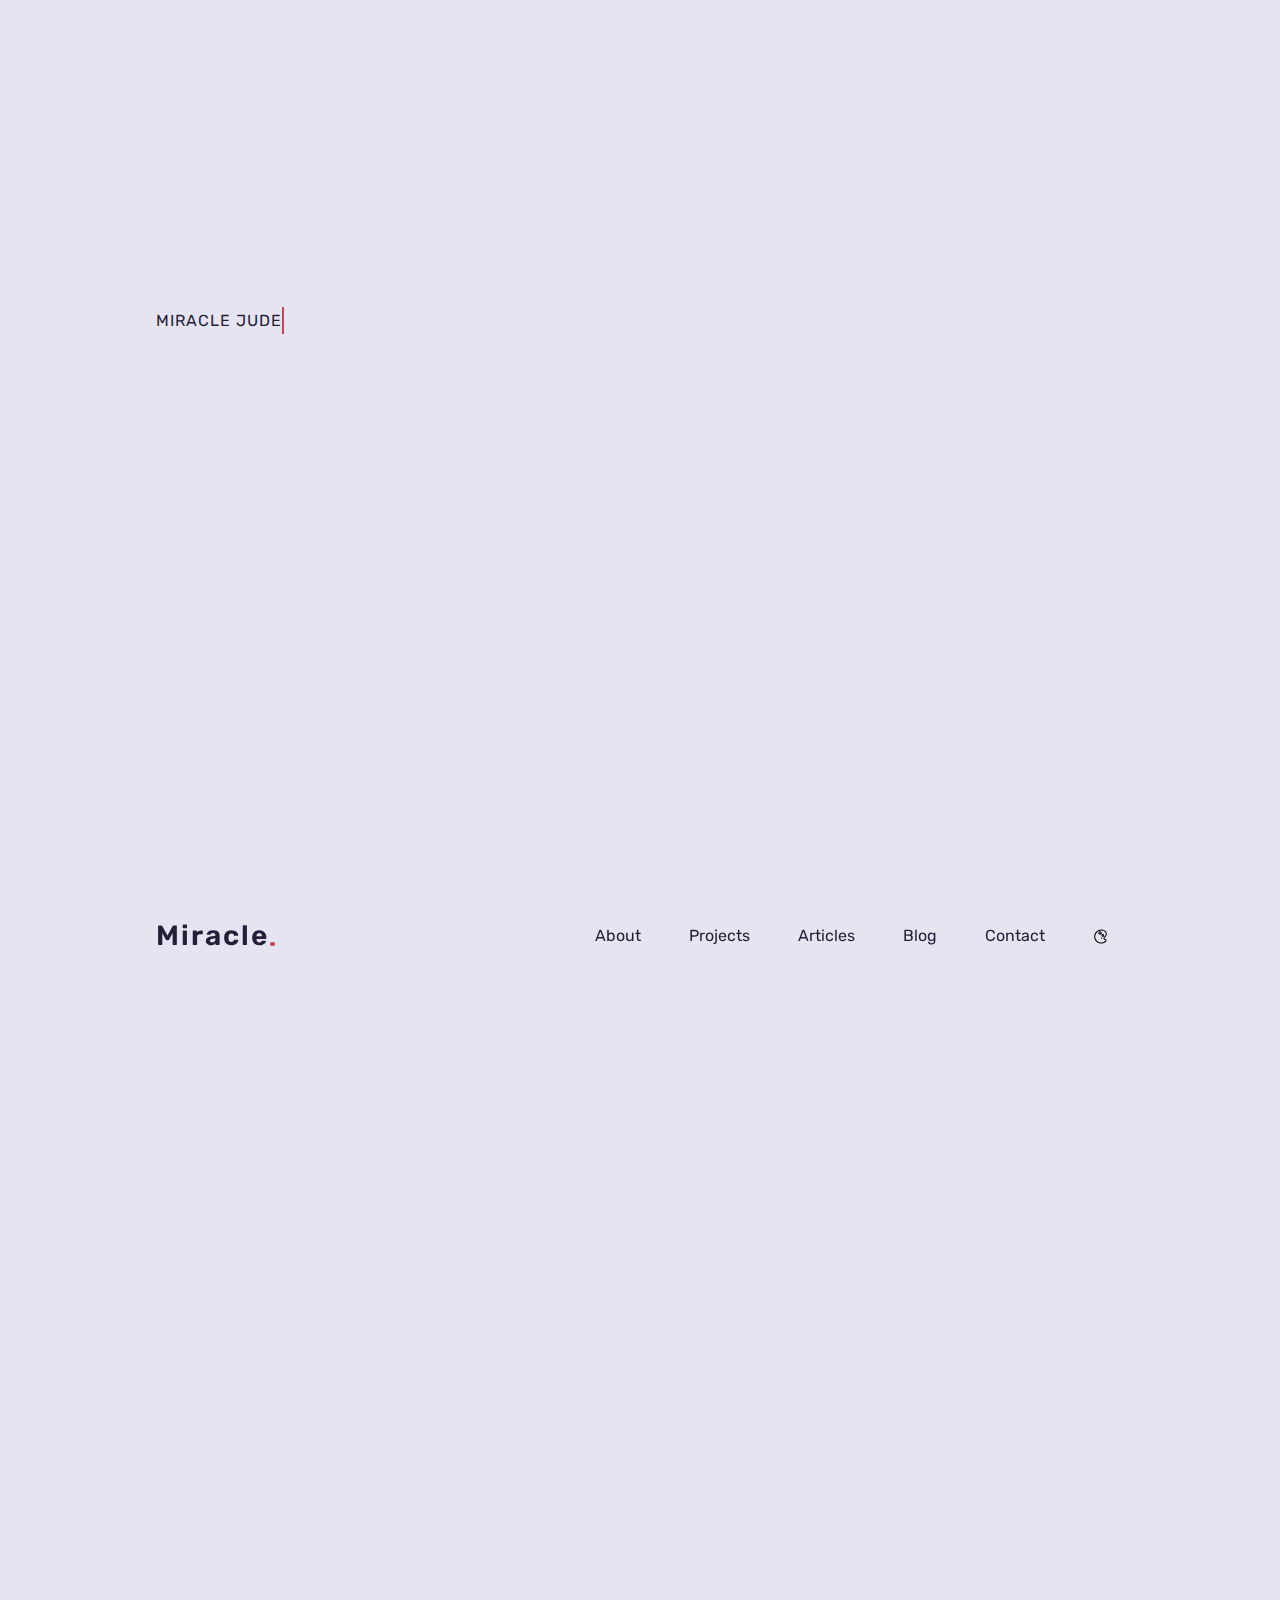
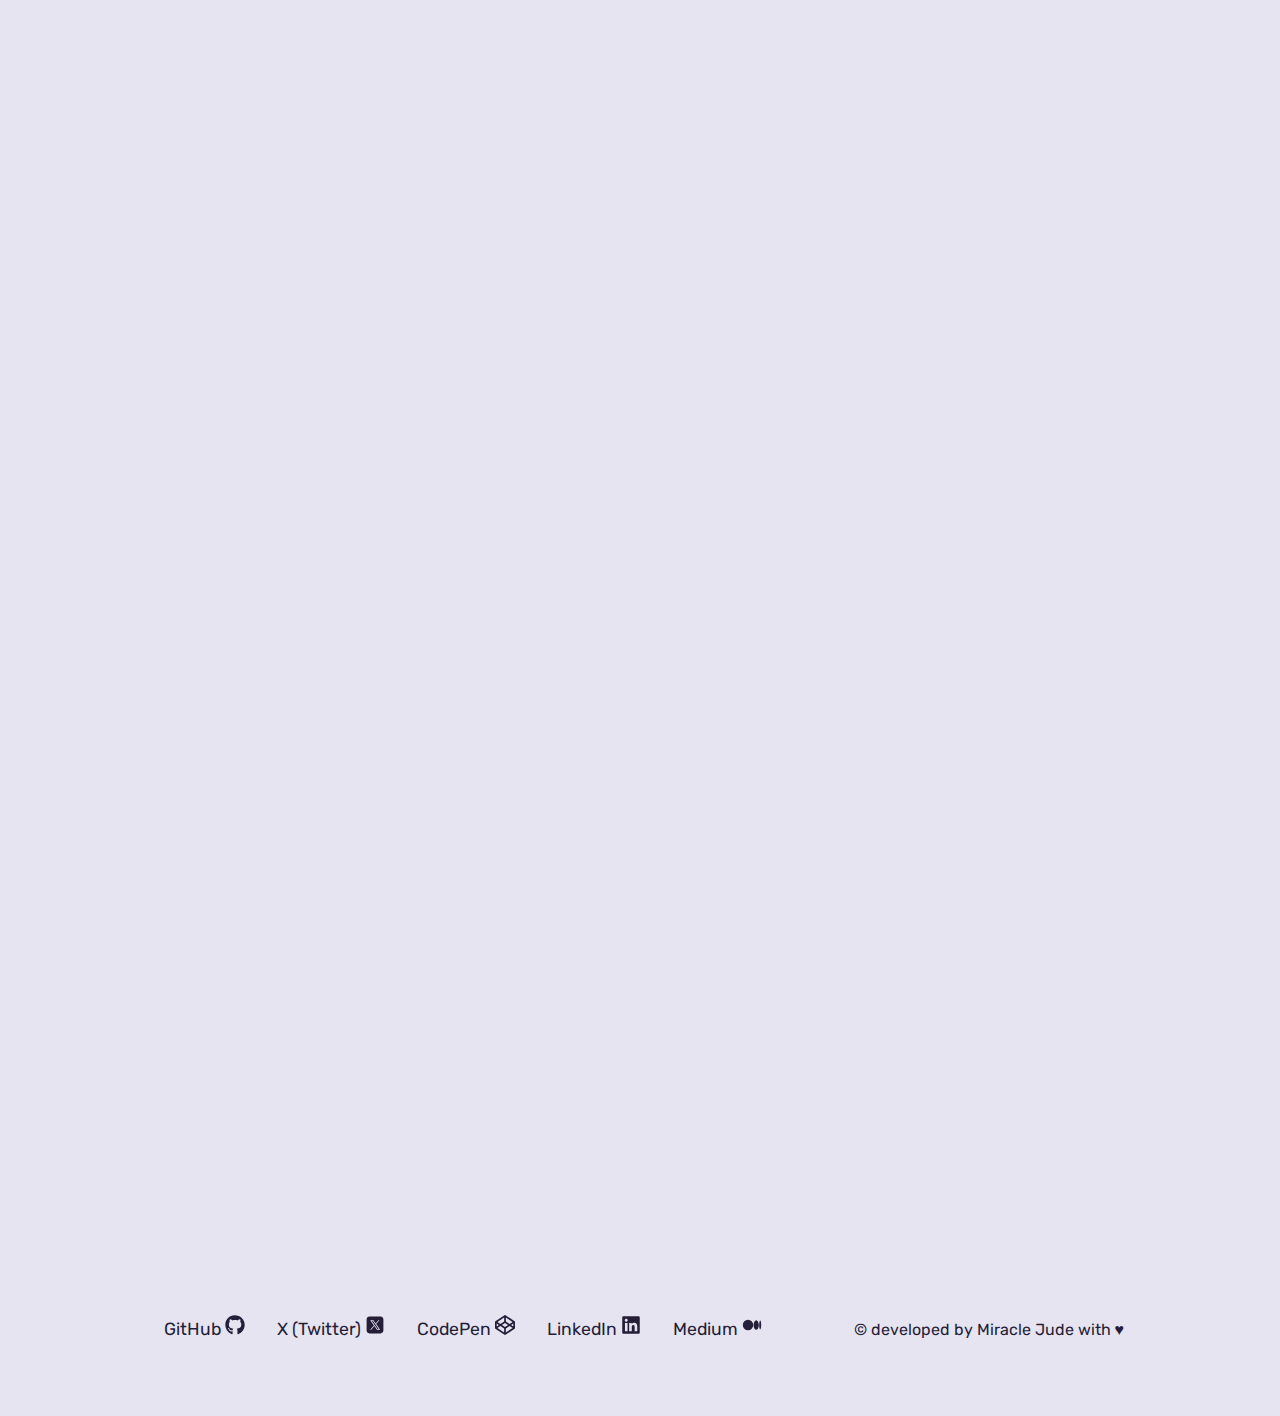
<file: index.html>
<!doctype html>
<html lang="en">

<head>
    <meta charset="UTF-8" />
    <meta http-equiv="X-UA-Compatible" content="IE=edge" />
    <meta name="viewport" content="width=device-width, initial-scale=1.0" />
    <meta name="apple-mobile-web-app-status-bar-style" content="black-translucent" />
    <meta name="description"
        content="Miracle Jude is a lead Frontend Engineer in Nigeria specializing in React, Next.js, TypeScript, and Web3 development. Building accessible, high-performance web applications and writing developer-focused content." />
    <meta name="author" content="Miracle Jude" />
    <meta name="keywords"
        content="Front End Engineer in Nigeria, Web Developer Nigeria, React Developer, Next.js, TypeScript, Technical Writer, Web3 Developer, Blockchain, Smart Contracts, Solidity, Port Harcourt Developer, Nigeria, Miracle Jude" />
    <meta property="og:title" content="Miracle Jude - Frontend Engineer in Nigeria & Technical Writer" />
    <meta property="og:description"
        content="Miracle Jude is a lead Frontend Engineer in Nigeria specializing in React, Next.js, Node.js, Rust, and Solidity. Technical writer helping developers learn." />
    <meta property="og:type" content="website" />
    <meta property="og:url" content="https://judemiracle.com" />
    <meta name="twitter:card" content="summary_large_image" />
    <meta name="twitter:creator" content="@miraclejudeiv_" />
    <meta name="twitter:title" content="Miracle Jude - Frontend Engineer in Nigeria & Technical Writer" />
    <meta name="twitter:description"
        content="Miracle Jude is a lead Frontend Engineer in Nigeria specializing in React, Next.js, and TypeScript." />
    <link rel="canonical" href="https://judemiracle.com/" />

    <link rel="apple-touch-icon" sizes="180x180" href="/static/assets/icons/apple-touch-icon.png" />
    <link rel="icon" type="image/png" sizes="32x32" href="/static/assets/icons/favicon-32x32.png" />
    <link rel="icon" type="image/png" sizes="16x16" href="/static/assets/icons/favicon-16x16.png" />
    <link rel="icon" type="image/png" sizes="192x192" href="/static/assets/icons/android-chrome-192x192.png" />
    <link rel="icon" type="image/png" sizes="512x512" href="/static/assets/icons/android-chrome-512x512.png" />
    <!-- <link rel="manifest" href="/static/assets/icons/site.webmanifest"> -->

    <link rel="stylesheet" href="/static/css/index.css" />
    <link rel="stylesheet" href="/static/css/main.css" />
    <link rel="stylesheet" href="/static/css/animation.css" />

    <script async src="https://www.googletagmanager.com/gtag/js?id=G-F2R2VXW8ST"></script>
    <script>
        window.dataLayer = window.dataLayer || [];
        function gtag() {
            dataLayer.push(arguments);
        }
        gtag("js", new Date());

        gtag("config", "G-F2R2VXW8ST");
    </script>

    <!-- FONTS -->
    <!-- <link rel="preconnect" href="https://fonts.google.com" /> -->
    <style>
        /* open-sans-300 - vietnamese_latin-ext_latin_greek-ext_greek_cyrillic-ext_cyrillic */
        @font-face {
            font-family: "Open Sans";
            font-style: normal;
            font-weight: 300;
            font-display: swap;
            src: url("../fonts/open-sans/open-sans-v25-vietnamese_latin-ext_latin_greek-ext_greek_cyrillic-ext_cyrillic-300.woff2") format("woff2");
            /* Super Modern Browsers */
            src:
                local(""),
                url("../fonts/open-sans/open-sans-v25-vietnamese_latin-ext_latin_greek-ext_greek_cyrillic-ext_cyrillic-300.eot?#iefix") format("embedded-opentype"),
                /* IE6-IE8 */
                url("../fonts/open-sans/open-sans-v25-vietnamese_latin-ext_latin_greek-ext_greek_cyrillic-ext_cyrillic-300.eot"),
                /* IE9 Compat Modes */
                url("../fonts/open-sans/open-sans-v25-vietnamese_latin-ext_latin_greek-ext_greek_cyrillic-ext_cyrillic-300.woff") format("woff"),
                /* Modern Browsers */
                url("../fonts/open-sans/open-sans-v25-vietnamese_latin-ext_latin_greek-ext_greek_cyrillic-ext_cyrillic-300.ttf") format("truetype");
            /* Safari, Android, iOS */
        }

        /* open-sans-regular - vietnamese_latin-ext_latin_greek-ext_greek_cyrillic-ext_cyrillic */
        @font-face {
            font-family: "Open Sans";
            font-style: normal;
            font-weight: 400;
            font-display: swap;
            src: url("../fonts/open-sans/open-sans-v25-vietnamese_latin-ext_latin_greek-ext_greek_cyrillic-ext_cyrillic-regular.woff2") format("woff2");
            /* Super Modern Browsers */
            src:
                local(""),
                url("../fonts/open-sans/open-sans-v25-vietnamese_latin-ext_latin_greek-ext_greek_cyrillic-ext_cyrillic-regular.eot?#iefix") format("embedded-opentype"),
                /* IE6-IE8 */
                url("../fonts/open-sans/open-sans-v25-vietnamese_latin-ext_latin_greek-ext_greek_cyrillic-ext_cyrillic-regular.eot"),
                /* IE9 Compat Modes */
                url("../fonts/open-sans/open-sans-v25-vietnamese_latin-ext_latin_greek-ext_greek_cyrillic-ext_cyrillic-regular.woff") format("woff"),
                /* Modern Browsers */
                url("../fonts/open-sans/open-sans-v25-vietnamese_latin-ext_latin_greek-ext_greek_cyrillic-ext_cyrillic-regular.ttf") format("truetype");
            /* Safari, Android, iOS */
        }

        /* open-sans-600 - vietnamese_latin-ext_latin_greek-ext_greek_cyrillic-ext_cyrillic */
        @font-face {
            font-family: "Open Sans";
            font-style: normal;
            font-weight: 600;
            font-display: swap;
            src: url("../fonts/open-sans/open-sans-v25-vietnamese_latin-ext_latin_greek-ext_greek_cyrillic-ext_cyrillic-600.woff2") format("woff2");
            /* Super Modern Browsers */
            src:
                local(""),
                url("../fonts/open-sans/open-sans-v25-vietnamese_latin-ext_latin_greek-ext_greek_cyrillic-ext_cyrillic-600.eot?#iefix") format("embedded-opentype"),
                /* IE6-IE8 */
                url("../fonts/open-sans/open-sans-v25-vietnamese_latin-ext_latin_greek-ext_greek_cyrillic-ext_cyrillic-600.eot"),
                /* IE9 Compat Modes */
                url("../fonts/open-sans/open-sans-v25-vietnamese_latin-ext_latin_greek-ext_greek_cyrillic-ext_cyrillic-600.woff") format("woff"),
                /* Modern Browsers */
                url("../fonts/open-sans/open-sans-v25-vietnamese_latin-ext_latin_greek-ext_greek_cyrillic-ext_cyrillic-600.ttf") format("truetype");
            /* Safari, Android, iOS */
        }

        /* MONTSERRAT */

        /* montserrat-500 - vietnamese_latin-ext_latin_cyrillic-ext_cyrillic */
        @font-face {
            font-family: "Montserrat";
            font-style: normal;
            font-weight: 500;
            font-display: swap;
            src: url("../fonts/montserrat/montserrat-v18-vietnamese_latin-ext_latin_cyrillic-ext_cyrillic-500.woff2") format("woff2");
            /* Super Modern Browsers */
            src:
                local(""),
                url("../fonts/montserrat/montserrat-v18-vietnamese_latin-ext_latin_cyrillic-ext_cyrillic-500.eot?#iefix") format("embedded-opentype"),
                /* IE6-IE8 */
                url("../fonts/montserrat/montserrat-v18-vietnamese_latin-ext_latin_cyrillic-ext_cyrillic-500.eot"),
                /* IE9 Compat Modes */
                url("../fonts/montserrat/montserrat-v18-vietnamese_latin-ext_latin_cyrillic-ext_cyrillic-500.woff") format("woff"),
                /* Modern Browsers */
                url("../fonts/montserrat/montserrat-v18-vietnamese_latin-ext_latin_cyrillic-ext_cyrillic-500.ttf") format("truetype");
            /* Safari, Android, iOS */
        }

        /* montserrat-600 - vietnamese_latin-ext_latin_cyrillic-ext_cyrillic */
        @font-face {
            font-family: "Montserrat";
            font-style: normal;
            font-weight: 600;
            font-display: swap;
            src: url("../fonts/montserrat/montserrat-v18-vietnamese_latin-ext_latin_cyrillic-ext_cyrillic-600.woff2") format("woff2");
            /* Super Modern Browsers */
            src:
                local(""),
                url("../fonts/montserrat/montserrat-v18-vietnamese_latin-ext_latin_cyrillic-ext_cyrillic-600.eot?#iefix") format("embedded-opentype"),
                /* IE6-IE8 */
                url("../fonts/montserrat/montserrat-v18-vietnamese_latin-ext_latin_cyrillic-ext_cyrillic-600.eot"),
                /* IE9 Compat Modes */
                url("../fonts/montserrat/montserrat-v18-vietnamese_latin-ext_latin_cyrillic-ext_cyrillic-600.woff") format("woff"),
                /* Modern Browsers */
                url("../fonts/montserrat/montserrat-v18-vietnamese_latin-ext_latin_cyrillic-ext_cyrillic-600.ttf") format("truetype");
            /* Safari, Android, iOS */
        }

        /* montserrat-700 - vietnamese_latin-ext_latin_cyrillic-ext_cyrillic */
        @font-face {
            font-family: "Montserrat";
            font-style: normal;
            font-weight: 700;
            font-display: swap;
            src: url("../fonts/montserrat/montserrat-v18-vietnamese_latin-ext_latin_cyrillic-ext_cyrillic-700.woff2") format("woff2");
            /* Super Modern Browsers */
            src:
                local(""),
                url("../fonts/montserrat/montserrat-v18-vietnamese_latin-ext_latin_cyrillic-ext_cyrillic-700.eot?#iefix") format("embedded-opentype"),
                /* IE6-IE8 */
                url("../fonts/montserrat/montserrat-v18-vietnamese_latin-ext_latin_cyrillic-ext_cyrillic-700.woff") format("woff"),
                /* Modern Browsers */
                url("../fonts/montserrat/montserrat-v18-vietnamese_latin-ext_latin_cyrillic-ext_cyrillic-700.eot"),
                /* IE9 Compat Modes */
                url("../fonts/montserrat/montserrat-v18-vietnamese_latin-ext_latin_cyrillic-ext_cyrillic-700.ttf") format("truetype");
            /* Safari, Android, iOS */
        }

        /* montserrat-800 - vietnamese_latin-ext_latin_cyrillic-ext_cyrillic */
        @font-face {
            font-family: "Montserrat";
            font-style: normal;
            font-weight: 800;
            font-display: swap;
            src: url("../fonts/montserrat/montserrat-v18-vietnamese_latin-ext_latin_cyrillic-ext_cyrillic-800.woff2") format("woff2");
            /* Super Modern Browsers */
            src:
                local(""),
                url("../fonts/montserrat/montserrat-v18-vietnamese_latin-ext_latin_cyrillic-ext_cyrillic-800.eot?#iefix") format("embedded-opentype"),
                /* IE6-IE8 */
                url("../fonts/montserrat/montserrat-v18-vietnamese_latin-ext_latin_cyrillic-ext_cyrillic-800.eot"),
                /* IE9 Compat Modes */
                url("../fonts/montserrat/montserrat-v18-vietnamese_latin-ext_latin_cyrillic-ext_cyrillic-800.woff") format("woff"),
                /* Modern Browsers */
                url("../fonts/montserrat/montserrat-v18-vietnamese_latin-ext_latin_cyrillic-ext_cyrillic-800.ttf") format("truetype");
            /* Safari, Android, iOS */
        }

        /* montserrat-900 - vietnamese_latin-ext_latin_cyrillic-ext_cyrillic */
        @font-face {
            font-family: "Montserrat";
            font-style: normal;
            font-weight: 900;
            font-display: swap;
            src: url("../fonts/montserrat/montserrat-v18-vietnamese_latin-ext_latin_cyrillic-ext_cyrillic-900.woff2") format("woff2");
            /* Super Modern Browsers */
            src:
                local(""),
                url("../fonts/montserrat/montserrat-v18-vietnamese_latin-ext_latin_cyrillic-ext_cyrillic-900.eot?#iefix") format("embedded-opentype"),
                /* IE6-IE8 */
                url("../fonts/montserrat/montserrat-v18-vietnamese_latin-ext_latin_cyrillic-ext_cyrillic-900.eot"),
                /* IE9 Compat Modes */
                url("../fonts/montserrat/montserrat-v18-vietnamese_latin-ext_latin_cyrillic-ext_cyrillic-900.woff") format("woff"),
                /* Modern Browsers */
                url("../fonts/montserrat/montserrat-v18-vietnamese_latin-ext_latin_cyrillic-ext_cyrillic-900.ttf") format("truetype");
            /* Safari, Android, iOS */
        }
    </style>
    <title>Miracle Jude | Frontend Engineer in Nigeria & Technical Writer</title>

    <script type="application/ld+json">
            {
                "@context": "https://schema.org",
                "@type": "Person",
                "name": "Miracle Jude",
                "jobTitle": "Frontend Engineer & Technical Writer",
                "description": "Lead Frontend Engineer in Nigeria specializing in React, Next.js, Node.js, Rust, and Solidity",
                "url": "https://judemiracle.com",
                "address": {
                    "@type": "PostalAddress",
                    "addressLocality": "Port Harcourt",
                    "addressCountry": "Nigeria"
                },
                "sameAs": [
                    "https://github.com/am-miracle",
                    "https://www.linkedin.com/in/miracle-jude-4b7a4b179",
                    "https://twitter.com/miraclejudeiv",
                    "https://medium.com/@judemiracle",
                    "https://codepen.io/judeiv"
                ],
                "knowsAbout": [
                    "React",
                    "Next.js",
                    "TypeScript",
                    "JavaScript",
                    "Web3",
                    "Blockchain",
                    "Solidity",
                    "Rust",
                    "Front End Development",
                    "Technical Writing"
                ],
                "alumniOf": {
                    "@type": "Organization",
                    "name": "University of Port Harcourt"
                }
            }
        </script>
    <script type="application/ld+json">
            {
                "@context": "https://schema.org",
                "@type": "WebSite",
                "name": "Miracle Jude Portfolio",
                "url": "https://judemiracle.com",
                "description": "Portfolio and blog of Miracle Jude, a Front End Engineer and Technical Writer",
                "author": {
                    "@type": "Person",
                    "name": "Miracle Jude"
                }
            }
        </script>
</head>

<body>
    <!-- Header  -->
    <header class="header" id="header">
        <div class="fixed-header">
            <div class="container header-container">
                <div class="logo-container">
                    <span class="logo">Miracle Jude</span>
                </div>
                <div class="header-text">
                    <h1>
                        <p>Front End Engineer &</p>
                        <p>Technical Writer</p>
                    </h1>
                </div>
                <h2>
                    I build responsive, accessible and pixel-perfect websites and web
                    apps. I write about modern software development and love developing backend systems with Rust.
                </h2>
                <!-- scroll down mouse wheel  -->
                <div class="scroll-button" title="scroll down" id="scroll-button">
                    <div class="mouse-wrapper">
                        <span>Scroll Down</span>
                        <span class="mouse">
                            <span class="wheel"></span>
                        </span>
                    </div>
                </div>
            </div>
        </div>
    </header>
    <!-- Nav  -->
    <nav class="nav container padd-15" id="nav">
        <a href="/" class="nav-logo">
            <h2>Miracle</h2>
        </a>
        <!-- Nav Menu  -->
        <div class="nav-menu" id="nav-menu">
            <!-- Nav List  -->
            <ul class="nav-list">
                <li class="nav-item">
                    <a href="about.html" class="nav-link">About</a>
                </li>
                <li class="nav-item">
                    <a href="project.html" class="nav-link">Projects</a>
                </li>
                <li class="nav-item">
                    <a href="article.html" class="nav-link">Articles</a>
                </li>
                <!-- <li class="nav-item">
                    <a href="#services" class="nav-link">Capabilities</a>
                </li> -->
                <li class="nav-item">
                    <a href="blog.html" class="nav-link">Blog</a>
                </li>
                <li class="nav-item">
                    <a href="#contact" class="nav-link">Contact</a>
                </li>
            </ul>
            <!-- nav close  -->
            <div class="nav-close" id="nav-close">
                <div class="line"></div>
                <div class="line"></div>
            </div>
        </div>
        <!-- Nav btn  -->
        <div class="nav-btns">
            <?xml version="1.0" encoding="utf-8"?>
            <!-- Generator: Adobe Illustrator 25.2.1, SVG Export Plug-In . SVG Version: 6.00 Build 0)  -->
            <svg fill="" aria-label="Customize Theme" height="15px" width="15px" class="change-theme" id="theme-button"
                version="1.1" id="lni_lni-pallet" xmlns="http://www.w3.org/2000/svg"
                xmlns:xlink="http://www.w3.org/1999/xlink" x="0px" y="0px" viewBox="0 0 64 64"
                style="enable-background: new 0 0 64 64" xml:space="preserve">
                <g>
                    <path
                        d="M55.9,43.9l-0.3-0.2c-0.8-0.5-1.7-0.9-3.8-1.5l-0.1,0c-0.7-0.1-1.5-0.4-1.8-0.6l-0.1-0.1c-0.4-0.4-0.7-1.1-0.7-1.9
                c0-0.7,0.3-1.4,0.7-1.9l3.9-3.9c6.9-6.9,6.9-17.8,0-24.8c-4.6-4.7-11-7.2-18.1-7.2c-7.9,0-15.9,3.4-22,9.4C8,16.9,5,24.3,5,32.4
                c0,8.1,3.1,15.6,8.8,21.1c5.7,5.7,13.2,8.8,21.2,8.8c7.9,0,15.4-3.2,21.1-8.9c1.2-1.2,1.9-3,1.9-4.7C58,46.8,57.2,45,55.9,43.9z
                M52.9,50.2c-4.8,4.9-11.2,7.6-17.9,7.6c-6.9,0-13.1-2.6-18-7.5c-4.8-4.7-7.5-11-7.5-17.9c0-6.9,2.6-13.1,7.4-18
                C22.2,9.2,29,6.2,35.8,6.2c5.9,0,11.1,2,14.9,5.9c5.2,5.3,5.2,13.3,0,18.5l-4,4c-1.2,1.3-1.9,3.1-1.9,5c0,2,0.7,3.7,1.9,5
                c1.2,1.3,3.6,1.9,4.2,2c1.4,0.3,1.9,0.6,2.3,0.8c0.2,0.3,0.4,0.8,0.4,1.3C53.5,49.2,53.2,49.9,52.9,50.2z" />
                    <path d="M36.8,36.7c-1.4,0-2.5,1.1-2.5,2.5s1.1,2.5,2.5,2.5s2.5-1.1,2.5-2.5S38.2,36.7,36.8,36.7z" />
                    <path d="M47.7,27.3c0-3.3-2.7-6.1-6.1-6.1s-6.1,2.7-6.1,6.1c0,3.3,2.7,6.1,6.1,6.1S47.7,30.7,47.7,27.3z M41.6,28.9
                c-0.9,0-1.6-0.7-1.6-1.6s0.7-1.6,1.6-1.6s1.6,0.7,1.6,1.6S42.5,28.9,41.6,28.9z" />
                    <path d="M37.3,16.7c0-4-3.3-7.3-7.3-7.3s-7.3,3.3-7.3,7.3s3.3,7.3,7.3,7.3S37.3,20.8,37.3,16.7z M30,19.6c-1.6,0-2.8-1.3-2.8-2.8
                c0-1.6,1.3-2.8,2.8-2.8s2.8,1.3,2.8,2.8C32.8,18.3,31.6,19.6,30,19.6z" />
                </g>
            </svg>
            <!-- toggle btn  -->
            <div class="icon-burger" id="nav-toggle">
                <div class="line"></div>
                <div class="line"></div>
            </div>
        </div>
    </nav>

    <!-- Main  -->

    <main class="main-content" id="main">
        <!-- About  -->
        <section class="about section animate-section" id="about">
            <div class="container">
                <div class="main-row">
                    <div class="about-text-container padd-15">
                        <div class="about-container-text">
                            <h2 class="animate-section">
                                Building with Code, Writing with Clarity
                            </h2>
                            <p class="about-text">
                                <span>
                                    I’m a Front End Engineer and Technical
                                    Writer passionate about creating
                                    accessible, and pixel-perfect web
                                    experiences. I specialize in React,
                                    Next.js, and TypeScript, focusing on
                                    performance, usability, and design that
                                    feels natural.
                                </span>
                            </p>
                            <p class="about-text">
                                <span>
                                    Aside frontend development, I build
                                    full-stack systems using Rust,
                                    leveraging Axum and Redis for
                                    high-performance backends. I also write
                                    smart contracts in Solidity, exploring
                                    how blockchain technology can create
                                    secure, transparent applications that
                                    are easy to use.
                                </span>
                            </p>
                            <p class="about-text">
                                <span>
                                    As a writer, I break down complex
                                    technical concepts into clear,
                                    actionable tutorials and guides. My
                                    articles have been published on
                                    LogRocket, OpenReplay, ButterCMS,
                                    Cyfrin, Pieces, etc, covering topics
                                    like frontend frameworks, developer
                                    tools, and Web3 development. I believe
                                    good documentation empowers developers
                                    to build better software.
                                </span>
                            </p>
                            <div class="about-button animate-section">
                                <a href="about.html" class="btn btn-default">More About me</a>
                            </div>
                        </div>
                    </div>
                    <figure class="about-image-container padd-15">
                        <img loading="lazy" src="/static/assets/images/headshot.webp" alt="Miracle Jude head shot"
                            class="about-image" height="360" width="480" />
                    </figure>
                </div>
            </div>
        </section>
        <!-- projects  -->
        <section class="project section" id="project">
            <div class="container">
                <!-- section title  -->
                <div class="animate-section">
                    <h2 class="section-title padd-15">Projects</h2>
                    <p class="padd-15 sub-title">
                        From freelance work to personal experiments, here
                        are some projects I've built to solve real problems
                        and explore new technologies:
                    </p>
                </div>
                <div class="row animate-section">
                    <!-- project item  -->
                    <div class="project-item padd-15">
                        <div class="project-item-inner">
                            <figure class="project-item-thumbnail">
                                <img loading="lazy" src="/static/assets/images/my-portfolio.webp"
                                    alt="Miracle Jude Portfolio" height="360" width="700" />
                            </figure>
                            <div class="project-detail">
                                <h3 class="project-site">
                                    <a href="https://github.com/am-miracle/Portfolio-V2" target="_blank"
                                        rel="noopener">My Portfolio V2</a>
                                </h3>
                                <!-- <div class="project-description"> -->
                                <p>
                                    My portfolio project reflects my
                                    dedication to accessibility and
                                    performance, integrating inclusive
                                    design principles to create a seamless
                                    user experience.
                                </p>
                                <ul class="project-tags" title="Technologies used">
                                    <li class="tag">HTML5</li>
                                    <li class="tag">CSS</li>
                                    <li class="tag">JavaScript</li>
                                </ul>
                                <div class="project-links">
                                    <a href="https://github.com/am-miracle/Portfolio-V2" target="_blank" rel="noopener"
                                        class="btn btn-default">source code</a>
                                </div>
                                <!-- </div> -->
                            </div>
                        </div>
                    </div>
                    <div class="project-item padd-15">
                        <div class="project-item-inner">
                            <figure class="project-item-thumbnail">
                                <img loading="lazy" src="/static/assets/images/bridgerouter.webp" alt="Bridge router"
                                    height="360" width="700" />
                            </figure>
                            <div class="project-detail">
                                <h3 class="project-site">
                                    <a href="https://bridgerouter.xyz/" target="_blank" rel="noopener">Bridge Router</a>
                                </h3>
                                <!-- <div class="project-description"> -->
                                <p>
                                    A Rust-backed aggregator that compares and executes cross-chain asset transfers
                                    across Ethereum, Polygon, and other networks. Aggregates real-time fee structures,
                                    transaction times, and reliability metrics from multiple bridge protocols into a
                                    single interface.
                                </p>

                                <ul class="project-tags" title="Technologies used">
                                    <li class="tag">Rust</li>
                                    <li class="tag">Astro</li>
                                    <li class="tag">React</li>
                                    <li class="tag">Axum</li>
                                </ul>
                                <div class="project-links">
                                    <a href="https://bridgerouter.xyz/" target="_blank" rel="noopener"
                                        class="btn btn-default">visit site</a>
                                    <a href="https://github.com/am-miracle/ai-bridge-router" target="_blank"
                                        rel="noopener" class="link-btn">s.code</a>
                                </div>
                                <!-- </div> -->
                            </div>
                        </div>
                    </div>
                    <!-- project item  -->
                    <div class="project-item padd-15">
                        <div class="project-item-inner">
                            <figure class="project-item-thumbnail">
                                <img loading="lazy" src="/static/assets/images/greenore.webp" alt="Greenore"
                                    height="360" width="700" />
                            </figure>
                            <div class="project-detail">
                                <h3 class="project-site">
                                    <a href="https://www.greenore.ai/" target="_blank" rel="noopener">Greenore</a>
                                </h3>
                                <!-- <div class="project-description"> -->
                                <p>
                                    B2B platform for sourcing and tracking
                                    raw ore with ESG compliance, supply
                                    chain transparency, and regulatory audit
                                    trails for major industry stakeholders.
                                </p>
                                <ul class="project-tags" title="Technologies used">
                                    <li class="tag">Next</li>
                                    <li class="tag">TailwindCSS</li>
                                    <li class="tag">TypeScript</li>
                                    <li class="tag">Shadcn UI</li>
                                </ul>
                                <div class="project-links">
                                    <a href="https://www.greenore.ai/" target="_blank" rel="noopener"
                                        class="btn btn-default">visit site</a>
                                </div>
                                <!-- </div> -->
                            </div>
                        </div>
                    </div>
                    <!-- project item  -->
                    <div class="project-item padd-15">
                        <div class="project-item-inner">
                            <figure class="project-item-thumbnail">
                                <img loading="lazy" src="/static/assets/images/adsloty.webp" alt="Adsloty" height="360"
                                    width="700" />
                            </figure>
                            <div class="project-detail">
                                <h3 class="project-site">
                                    <a href="https://adsloty.vercel.app/" target="_blank" rel="noopener">Adsloty</a>
                                </h3>
                                <!-- <div class="project-description"> -->
                                <p>
                                    A self-service marketplace that lets newsletter
                                    writers sell ad space like inventory and lets sponsors
                                    book it instantly, without emails or negotiation.
                                </p>
                                <ul class="project-tags" title="Technologies used">
                                    <li class="tag">Rust</li>
                                    <li class="tag">Axum</li>
                                    <li class="tag">Next.js</li>
                                    <li class="tag">TypeScript</li>
                                </ul>
                                <div class="project-links">
                                    <a href="https://adsloty.vercel.app/" target="_blank" rel="noopener"
                                        class="btn btn-default">visit site</a>
                                </div>
                                <!-- </div> -->
                            </div>
                        </div>
                    </div>
                    <!-- project item  -->
                    <div class="project-item padd-15">
                        <div class="project-item-inner">
                            <figure class="project-item-thumbnail">
                                <img loading="lazy" src="/static/assets/images/settle.webp" alt="Settle" height="360"
                                    width="700" />
                            </figure>
                            <div class="project-detail">
                                <h3 class="project-site">
                                    <a href="https://micro-debt-settler.vercel.app/" target="_blank"
                                        rel="noopener">Settle</a>
                                </h3>
                                <!-- <div class="project-description"> -->
                                <p>
                                    A PWA that makes it easy to track money owed to you or by you. It
                                    uses AI to send automated reminders to help you get paid back without awkward
                                    conversations.
                                </p>
                                <ul class="project-tags" title="Technologies used">
                                    <li class="tag">Express</li>
                                    <li class="tag">PostgresSQL</li>
                                    <li class="tag">Sequelize ORM</li>
                                    <li class="tag">Next.js</li>
                                    <li class="tag">TypeScript</li>
                                </ul>
                                <div class="project-links">
                                    <a href="https://micro-debt-settler.vercel.app/" target="_blank" rel="noopener"
                                        class="btn btn-default">visit site</a>
                                </div>
                                <!-- </div> -->
                            </div>
                        </div>
                    </div>
                    <!-- project item  -->
                    <!-- <div class="project-item padd-15">
                            <div class="project-item-inner">
                                <figure class="project-item-thumbnail">
                                    <img
                                        loading="lazy"
                                        src="/static/assets/images/neflex.webp"
                                        alt="Nft marketplace"
                                        height="360"
                                        width="700"
                                    />
                                </figure>
                                <div class="project-detail">
                                    <h3 class="project-site">
                                        <a
                                            href="https://neflex.vercel.app/"
                                            target="_blank"
                                            rel="noopener"
                                            >Neflex</a
                                        >
                                    </h3>
                                    <div class="project-description">
                                    <p>
                                        ERC-721 NFT marketplace deployed on
                                        Sepolia with 95% test coverage,
                                        supporting minting, buying, selling, and
                                        automatic royalty distribution
                                    </p>
                                    <ul
                                        class="project-tags"
                                        title="Technologies used"
                                    >
                                        <li class="tag">Solidity</li>
                                        <li class="tag">Next.js</li>
                                        <li class="tag">TypeScript</li>
                                    </ul>
                                    <div class="project-links">
                                        <a
                                            href="https://neflex.vercel.app/"
                                            target="_blank"
                                            rel="noopener"
                                            class="btn btn-default"
                                            >visit site</a
                                        >
                                        <a
                                            href="https://github.com/am-miracle/neflex"
                                            target="_blank"
                                            rel="noopener"
                                            class="link-btn"
                                            >s.code</a
                                        >
                                    </div>
                                    </div>
                                </div>
                            </div>
                        </div> -->
                    <!-- project item  -->
                    <div class="project-item padd-15">
                        <div class="project-item-inner">
                            <figure class="project-item-thumbnail">
                                <img loading="lazy" src="/static/assets/images/vertix.webp"
                                    alt="Decentralized marketplace" height="360" width="700" />
                            </figure>
                            <div class="project-detail">
                                <h3 class="project-site">
                                    <a href="https://vertix-landing.netlify.app/" target="_blank"
                                        rel="noopener">Vertix</a>
                                </h3>
                                <div class="project-description">
                                    <p>
                                        Decentralized marketplace for digital
                                        assets (NFTs, gaming, accounts,
                                        websites) with smart contract escrow on
                                        Polygon and Base,reducing transaction
                                        disputes.
                                    </p>
                                    <ul class="project-tags" title="Technologies used">
                                        <li class="tag">Solidity</li>
                                        <li class="tag">Next.js</li>
                                        <li class="tag">TypeScript</li>
                                        <li class="tag">Rust</li>
                                    </ul>
                                    <div class="project-links">
                                        <a href="https://vertix-landing.netlify.app/" target="_blank" rel="noopener"
                                            class="btn btn-default">visit site</a>
                                        <a href="https://github.com/Vertix-platform" target="_blank" rel="noopener"
                                            class="link-btn">s.code</a>
                                    </div>
                                </div>
                            </div>
                        </div>
                    </div>
                </div>
                <div class="projects animate-section">
                    <a href="project.html" class="btn btn-default">View All Projects</a>
                </div>
            </div>
        </section>
        <!-- I built this full-stack NFT marketplace to explore blockchain development, enabling users to mint, buy, and sell NFTs seamlessly, with a secure and intuitive experience. -->

        <!-- Blog  -->
        <section class="section" id="article">
            <div class="container">
                <!-- Blog title  -->
                <div class="animate-section">
                    <h2 class="section-title padd-15">Articles</h2>
                    <p class="padd-15 sub-title">
                        I've written articles on different tools and
                        technologies. Here are some of my articles
                    </p>
                </div>
                <div class="row animate-section">
                    <!-- blog item  -->
                    <div class="blog-item padd-15">
                        <div class="inner">
                            <div class="thumb">
                                <a href="https://blog.logrocket.com" target="_blank"><span
                                        class="category">LOGROCKET</span></a>
                                <a href="https://blog.logrocket.com/react-state-management-legend-state/"
                                    target="_blank" title="Dynamically managing state with Legend-State | Miracle Jude">
                                    <img loading="lazy" src="/static/assets/images/legent-state.avif"
                                        alt="featured photo" height="360" width="700" />
                                    <span class="visually-hidden">Dynamically managing state with
                                        Legend-State</span>
                                </a>
                            </div>
                            <div class="details">
                                <h3 class="title">
                                    <a href="https://blog.logrocket.com/react-state-management-legend-state"
                                        target="_blank">Dynamically managing state with
                                        Legend-State</a>
                                </h3>
                                <p>
                                    This article explores using Legend-State
                                    for state management in a React
                                    application, covering its features and
                                    implementation.
                                </p>
                            </div>
                        </div>
                    </div>
                    <!-- blog item  -->
                    <div class="blog-item padd-15">
                        <div class="inner">
                            <div class="thumb">
                                <a href="https://blog.openreplay.com" target="_blank"><span
                                        class="category">OPENREPLAY</span></a>
                                <a href="https://blog.openreplay.com/comparing-blockchains-ethereum-vs-tezos/"
                                    target="_blank" title="Comparing Blockchains: Ethereum Vs Tezos | Miracle Jude">
                                    <img loading="lazy" src="/static/assets/images/blockchain.webp" alt="featured photo"
                                        height="360" width="700" />
                                    <span class="visually-hidden">Comparing Blockchains: Ethereum Vs
                                        Tezos</span>
                                </a>
                            </div>
                            <div class="details">
                                <h3 class="title">
                                    <a href="https://blog.openreplay.com/comparing-blockchains-ethereum-vs-tezos/"
                                        target="_blank">Comparing Blockchains: Ethereum Vs
                                        Tezos</a>
                                </h3>
                                <p>
                                    This article provides an in-depth
                                    comparison of Ethereum and Tezos for
                                    building decentralized applications,
                                    covering their fundamentals and key
                                    differences.
                                </p>
                            </div>
                        </div>
                    </div>
                    <!-- blog item  -->
                    <div class="blog-item padd-15">
                        <div class="inner">
                            <div class="thumb">
                                <a href="https://pieces.app/blog" target="_blank"><span
                                        class="category">PIECES</span></a>
                                <a href="https://pieces.app/blog/building-an-event-app-with-astro-prismic"
                                    target="_blank" rel="noopener"
                                    title="Building an Event App with Astro & Prismic | Miracle Jude">
                                    <img loading="lazy" src="/static/assets/images/astro-prismic.webp" height="360"
                                        width="700" alt="featured photo" />
                                    <span class="visually-hidden">Building an Event App with Astro &
                                        Prismic</span>
                                </a>
                            </div>
                            <div class="details">
                                <h3 class="title">
                                    <a href="https://code.pieces.app/blog/building-an-event-app-with-astro-prismic"
                                        target="_blank">Building an Event App with Astro &
                                        Prismic</a>
                                </h3>
                                <p>
                                    This article explores Prismic and its
                                    integration with Astro, guiding you
                                    through setup and data sourcing while
                                    building an Event App.
                                </p>
                            </div>
                        </div>
                    </div>
                </div>
                <div class="articles animate-section">
                    <a href="/article.html" class="btn btn-default">View All Articles</a>
                </div>
            </div>
        </section>
        <!-- Services  -->
        <!-- <section class="services section" id="services">
            <div class="container">
                 <div class="animate-section">
                     <h2 class="section-title padd-15">Capabilities</h2>
                     <p class="padd-15 sub-title">I manage to balance excellent design with useful development.</p>
                 </div>
                <div class="row animate-section">
                    <div class="service-item padd15">
                        <figure class="service-item-inner" style="background: #00a6d2;">
                            <img src="/static/assets/icons/code.svg" alt="Software Develope" height="100" width="100">
                            <h3>Front End Development</h3>
                            <p>I build high-performing, pixel-perfect, accessible, and responsive web applications using various modern web technologies</p>
                        </figure>
                    </div>
                    <div class="service-item padd15">
                        <figure class="service-item-inner" style="background: #fdb81e;">
                            <img src="/static/assets/icons/api-docs.svg" alt="API Documentation" height="100" width="100">
                            <h3>Technical Writing</h3>
                            <p>I write technical articles, docs, and guides, breaking down complex topics in Web3, JavaScript, and modern frontend technologies to help developers at all levels.</p>
                        </figure>
                    </div>
                    <div class="service-item padd15">
                        <figure class="service-item-inner" style="background: #94bfa2;">
                            <img src="/static/assets/icons/write.svg" alt="Technical writing" height="100" width="100">
                            <h3>Blockchain & Web3 Development</h3>
                            <p>I develop and document smart contracts, NFT marketplaces, and dApps, focusing on decentralization, security, and user ownership.</p>
                        </figure>
                    </div>
                </div>
                <div class="text padd-15 animate-section">
                    <p>Looking for a customization job? <a href="#contact">Click here</a> to contact me!</p>
                </div>
            </div>
        </section> -->
        <!-- Contact  -->
        <section class="contact section" id="contact">
            <div class="container">
                <!-- section title  -->
                <div class="animate-section">
                    <h2 class="section-title padd-15">Contact</h2>
                    <p class="padd-15 sub-title">
                        Want to talk about anything Tech related or tell me
                        about your available job opportunities
                    </p>
                </div>
                <p class="padd-15 success-message"></p>
                <div class="row animate-section">
                    <!-- contact form  -->
                    <form action="/?success#contact" method="POST" class="contact-form padd-15" name="contact"
                        data-netlify="true">
                        <div class="contact-inputs">
                            <!-- contact content  -->
                            <div class="contact-content">
                                <input id="name" type="text" name="name" class="contact-input" autocomplete="off"
                                    required />
                                <label for="name" class="contact-label">Name</label>
                                <span></span>
                            </div>
                            <!-- contact content  -->
                            <div class="contact-content">
                                <input id="email" type="email" name="email" class="contact-input" autocomplete="off"
                                    required />
                                <label for="email" class="contact-label">Email</label>
                                <span></span>
                            </div>
                            <!-- contact content  -->
                            <div class="contact-content">
                                <input id="subject" type="text" name="subject" class="contact-input"
                                    autocomplete="off" />
                                <label for="subject" class="contact-label">Subject (optional)</label>
                                <span></span>
                            </div>
                            <!-- contact content  -->
                            <div class="contact-content content-area">
                                <textarea name="message" id="message" cols="30" rows="10" maxlength="1000"
                                    class="contact-input" required></textarea>
                                <label for="message" class="contact-label">Message</label>
                                <span></span>
                            </div>
                            <small>
                                <em id="message-count">1000</em>
                                <em>characters</em>
                            </small>
                        </div>
                        <p class="sucess-message"></p>
                        <button class="btn btn-default">
                            Send Message
                        </button>
                    </form>
                </div>
            </div>
        </section>
    </main>
    <!-- footer  -->
    <footer>
        <div class="container">
            <div class="footer-content">
                <div class="footer-media">
                    <a href="https://www.github.com/am-miracle" title="Github" target="_blank">
                        <span class="visually-hidden">GitHub</span>
                        <svg aria-hidden="true" focusable="false" data-prefix="fab" data-icon="github"
                            class="svg-inline--fa fa-github fa-w-16" role="img" xmlns="http://www.w3.org/2000/svg"
                            viewBox="0 0 496 512">
                            <path fill="currentColor"
                                d="M165.9 397.4c0 2-2.3 3.6-5.2 3.6-3.3.3-5.6-1.3-5.6-3.6 0-2 2.3-3.6 5.2-3.6 3-.3 5.6 1.3 5.6 3.6zm-31.1-4.5c-.7 2 1.3 4.3 4.3 4.9 2.6 1 5.6 0 6.2-2s-1.3-4.3-4.3-5.2c-2.6-.7-5.5.3-6.2 2.3zm44.2-1.7c-2.9.7-4.9 2.6-4.6 4.9.3 2 2.9 3.3 5.9 2.6 2.9-.7 4.9-2.6 4.6-4.6-.3-1.9-3-3.2-5.9-2.9zM244.8 8C106.1 8 0 113.3 0 252c0 110.9 69.8 205.8 169.5 239.2 12.8 2.3 17.3-5.6 17.3-12.1 0-6.2-.3-40.4-.3-61.4 0 0-70 15-84.7-29.8 0 0-11.4-29.1-27.8-36.6 0 0-22.9-15.7 1.6-15.4 0 0 24.9 2 38.6 25.8 21.9 38.6 58.6 27.5 72.9 20.9 2.3-16 8.8-27.1 16-33.7-55.9-6.2-112.3-14.3-112.3-110.5 0-27.5 7.6-41.3 23.6-58.9-2.6-6.5-11.1-33.3 2.6-67.9 20.9-6.5 69 27 69 27 20-5.6 41.5-8.5 62.8-8.5s42.8 2.9 62.8 8.5c0 0 48.1-33.6 69-27 13.7 34.7 5.2 61.4 2.6 67.9 16 17.7 25.8 31.5 25.8 58.9 0 96.5-58.9 104.2-114.8 110.5 9.2 7.9 17 22.9 17 46.4 0 33.7-.3 75.4-.3 83.6 0 6.5 4.6 14.4 17.3 12.1C428.2 457.8 496 362.9 496 252 496 113.3 383.5 8 244.8 8zM97.2 352.9c-1.3 1-1 3.3.7 5.2 1.6 1.6 3.9 2.3 5.2 1 1.3-1 1-3.3-.7-5.2-1.6-1.6-3.9-2.3-5.2-1zm-10.8-8.1c-.7 1.3.3 2.9 2.3 3.9 1.6 1 3.6.7 4.3-.7.7-1.3-.3-2.9-2.3-3.9-2-.6-3.6-.3-4.3.7zm32.4 35.6c-1.6 1.3-1 4.3 1.3 6.2 2.3 2.3 5.2 2.6 6.5 1 1.3-1.3.7-4.3-1.3-6.2-2.2-2.3-5.2-2.6-6.5-1zm-11.4-14.7c-1.6 1-1.6 3.6 0 5.9 1.6 2.3 4.3 3.3 5.6 2.3 1.6-1.3 1.6-3.9 0-6.2-1.4-2.3-4-3.3-5.6-2z">
                            </path>
                        </svg>
                    </a>
                    <a href="https://www.x.com/miraclejudeiv" title="X" target="_blank">
                        <span class="visually-hidden">X (Twitter)</span>
                        <svg aria-hidden="true" focusable="false" data-prefix="fab" data-icon="x"
                            class="svg-inline--fa fa-twitter fa-w-16" role="img" xmlns="http://www.w3.org/2000/svg"
                            x="0px" y="0px" viewBox="0 0 50 50">
                            <path fill="currentColor"
                                d="M 11 4 C 7.134 4 4 7.134 4 11 L 4 39 C 4 42.866 7.134 46 11 46 L 39 46 C 42.866 46 46 42.866 46 39 L 46 11 C 46 7.134 42.866 4 39 4 L 11 4 z M 13.085938 13 L 21.023438 13 L 26.660156 21.009766 L 33.5 13 L 36 13 L 27.789062 22.613281 L 37.914062 37 L 29.978516 37 L 23.4375 27.707031 L 15.5 37 L 13 37 L 22.308594 26.103516 L 13.085938 13 z M 16.914062 15 L 31.021484 35 L 34.085938 35 L 19.978516 15 L 16.914062 15 z">
                            </path>
                        </svg>
                    </a>
                    <a href="https://codepen.io/judeiv" title="Codepen" target="_blank">
                        <span class="visually-hidden">CodePen</span>
                        <svg aria-hidden="true" focusable="false" data-prefix="fab" data-icon="codepen"
                            class="svg-inline--fa fa-codepen fa-w-16" role="img" xmlns="http://www.w3.org/2000/svg"
                            viewBox="0 0 512 512">
                            <path fill="currentColor"
                                d="M502.285 159.704l-234-156c-7.987-4.915-16.511-4.96-24.571 0l-234 156C3.714 163.703 0 170.847 0 177.989v155.999c0 7.143 3.714 14.286 9.715 18.286l234 156.022c7.987 4.915 16.511 4.96 24.571 0l234-156.022c6-3.999 9.715-11.143 9.715-18.286V177.989c-.001-7.142-3.715-14.286-9.716-18.285zM278 63.131l172.286 114.858-76.857 51.429L278 165.703V63.131zm-44 0v102.572l-95.429 63.715-76.857-51.429L234 63.131zM44 219.132l55.143 36.857L44 292.846v-73.714zm190 229.715L61.714 333.989l76.857-51.429L234 346.275v102.572zm22-140.858l-77.715-52 77.715-52 77.715 52-77.715 52zm22 140.858V346.275l95.429-63.715 76.857 51.429L278 448.847zm190-156.001l-55.143-36.857L468 219.132v73.714z">
                            </path>
                        </svg>
                    </a>
                    <a href="https://www.linkedin.com/in/miracle-jude-4b7a4b179" title="LinkedIn" target="_blank">
                        <span class="visually-hidden">LinkedIn</span>
                        <svg aria-hidden="true" focusable="false" data-prefix="fab" data-icon="linkedin"
                            class="svg-inline--fa fa-linkedin fa-w-14" role="img" xmlns="http://www.w3.org/2000/svg"
                            viewBox="0 0 448 512">
                            <path fill="currentColor"
                                d="M416 32H31.9C14.3 32 0 46.5 0 64.3v383.4C0 465.5 14.3 480 31.9 480H416c17.6 0 32-14.5 32-32.3V64.3c0-17.8-14.4-32.3-32-32.3zM135.4 416H69V202.2h66.5V416zm-33.2-243c-21.3 0-38.5-17.3-38.5-38.5S80.9 96 102.2 96c21.2 0 38.5 17.3 38.5 38.5 0 21.3-17.2 38.5-38.5 38.5zm282.1 243h-66.4V312c0-24.8-.5-56.7-34.5-56.7-34.6 0-39.9 27-39.9 54.9V416h-66.4V202.2h63.7v29.2h.9c8.9-16.8 30.6-34.5 62.9-34.5 67.2 0 79.7 44.3 79.7 101.9V416z">
                            </path>
                        </svg>
                    </a>
                    <a href="https://medium.com/@judemiracle" title="Medium" target="_blank">
                        <span class="visually-hidden">Medium</span>
                        <svg aria-hidden="true" focusable="false" data-prefix="fab" data-icon="medium"
                            class="svg-inline--fa fa-instagram fa-w-14" role="img" xmlns="http://www.w3.org/2000/svg"
                            x="0px" y="0px" viewBox="0 0 50 50">
                            <path fill="currentColor"
                                d="M15 12A13 13 0 1015 38 13 13 0 1015 12zM35.5 13c-3.59 0-6.5 5.373-6.5 12 0 1.243.102 2.441.292 3.568.253 1.503.662 2.879 1.192 4.065.265.593.56 1.138.881 1.627.642.978 1.388 1.733 2.202 2.201C34.178 36.811 34.827 37 35.5 37s1.322-.189 1.933-.539c.814-.468 1.56-1.223 2.202-2.201.321-.489.616-1.034.881-1.627.53-1.185.939-2.562 1.192-4.065C41.898 27.441 42 26.243 42 25 42 18.373 39.09 13 35.5 13zM45.5 14c-.259 0-.509.173-.743.495-.157.214-.307.494-.448.833-.071.169-.14.353-.206.551-.133.395-.257.846-.37 1.343-.226.995-.409 2.181-.536 3.497-.063.658-.112 1.349-.146 2.065C43.017 23.499 43 24.241 43 25s.017 1.501.051 2.217c.033.716.082 1.407.146 2.065.127 1.316.31 2.501.536 3.497.113.498.237.948.37 1.343.066.198.135.382.206.551.142.339.292.619.448.833C44.991 35.827 45.241 36 45.5 36c1.381 0 2.5-4.925 2.5-11S46.881 14 45.5 14z">
                            </path>
                        </svg>
                    </a>
                </div>
                <div class="copyright">
                    © developed by Miracle Jude with ♥
                </div>
            </div>
        </div>
    </footer>
    <!-- Theme customization  -->
    <div class="customize-theme">
        <div class="card">
            <h2>Customize your view</h2>
            <p>Manage your font size, color, and background</p>
            <!-- font size  -->
            <div class="font-size">
                <h3>Font size</h3>
                <div>
                    <h6>Aa</h6>
                    <div class="choose-size">
                        <span class="font-size-1"></span>
                        <span class="font-size-2"></span>
                        <span class="font-size-3"></span>
                        <span class="font-size-4"></span>
                    </div>
                    <h3>Aa</h3>
                </div>
            </div>
            <!-- color  -->
            <div class="color">
                <h3>Color</h3>
                <div class="choose-color">
                    <span class="color-1"></span>
                    <span class="color-2"></span>
                    <span class="color-3"></span>
                    <span class="color-4"></span>
                    <span class="color-5"></span>
                </div>
            </div>
            <!-- background  -->
            <div class="background">
                <h3>Background</h3>
                <div class="choose-bg">
                    <div class="bg-1">
                        <span></span>
                        <h5 for="bg-1">Light</h5>
                    </div>
                    <div class="bg-2">
                        <span></span>
                        <h5 for="bg-2">Dim</h5>
                    </div>
                    <div class="bg-3">
                        <span></span>
                        <h5 for="bg-3">Dark</h5>
                    </div>
                </div>
            </div>
        </div>
    </div>

    <script src="/static/js/index.js" defer></script>
    <script src="/static/js/app.js" defer></script>
</body>

</html>
</file>
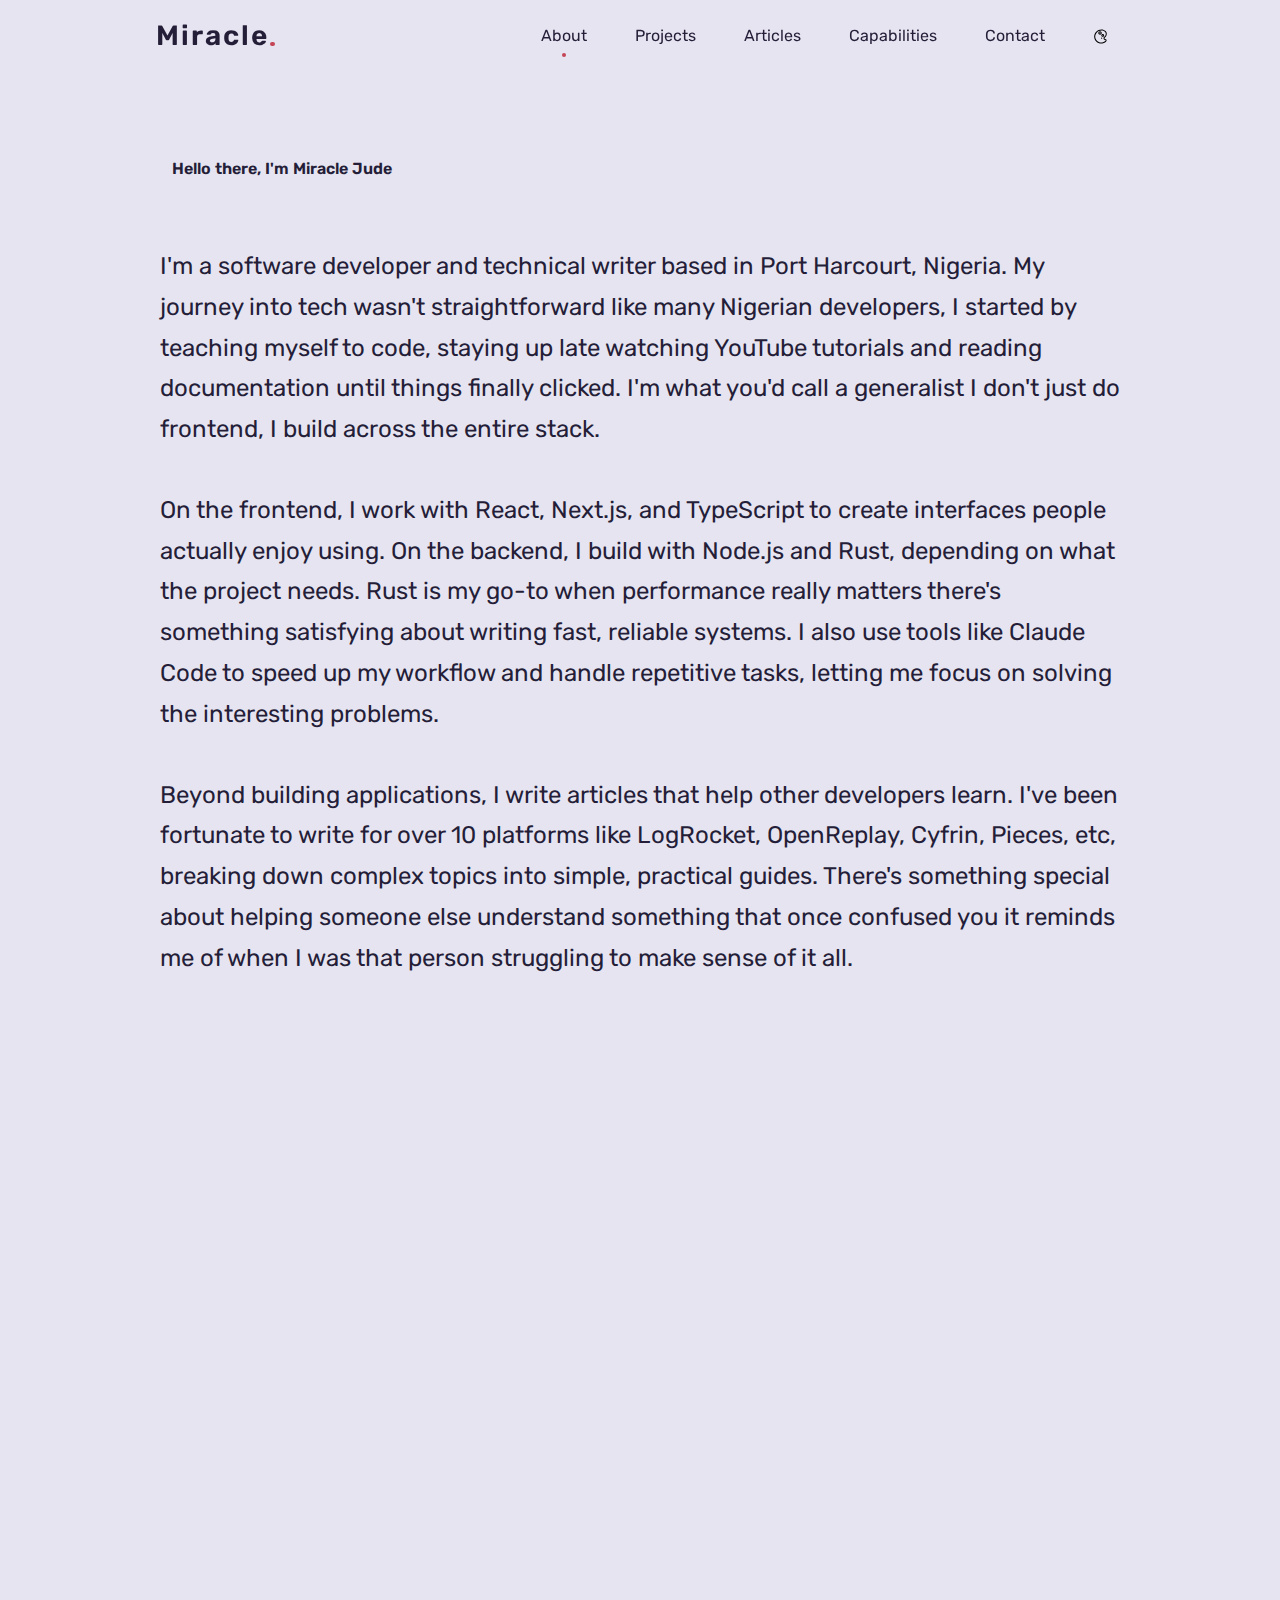
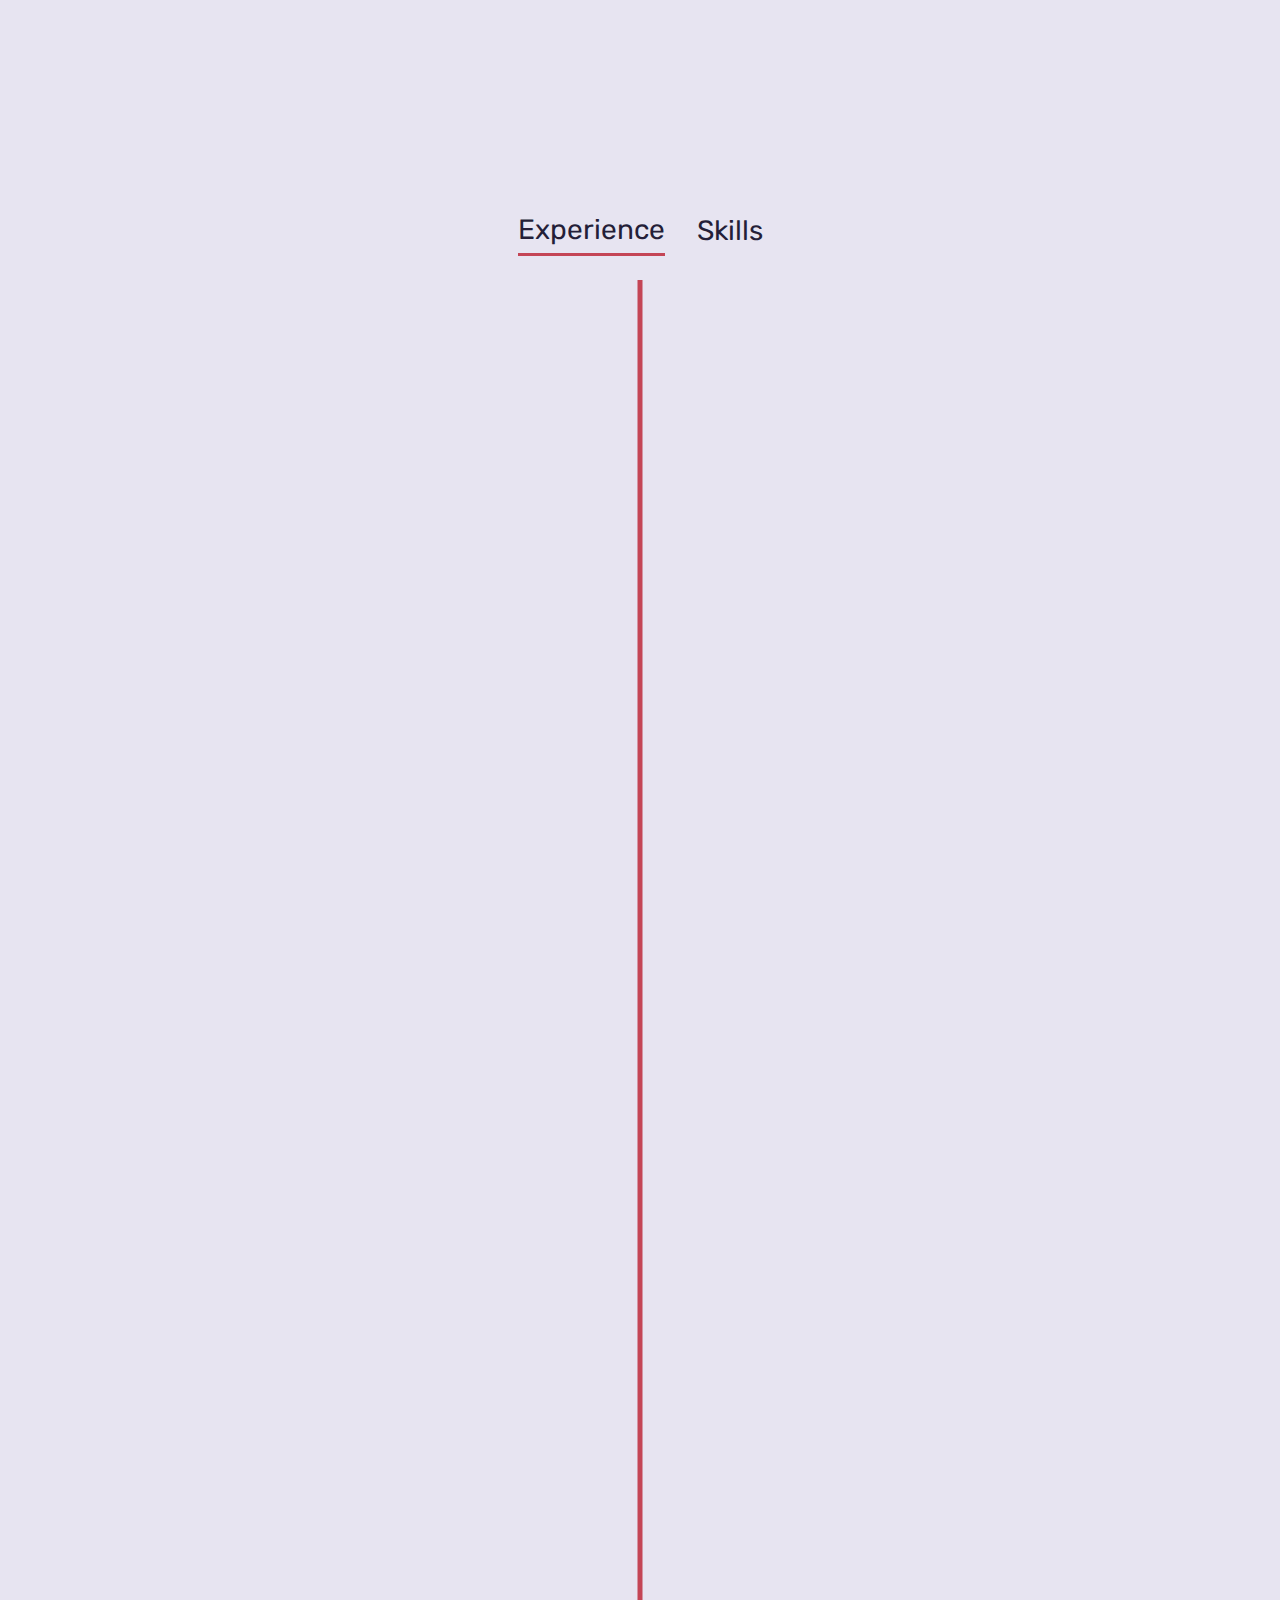
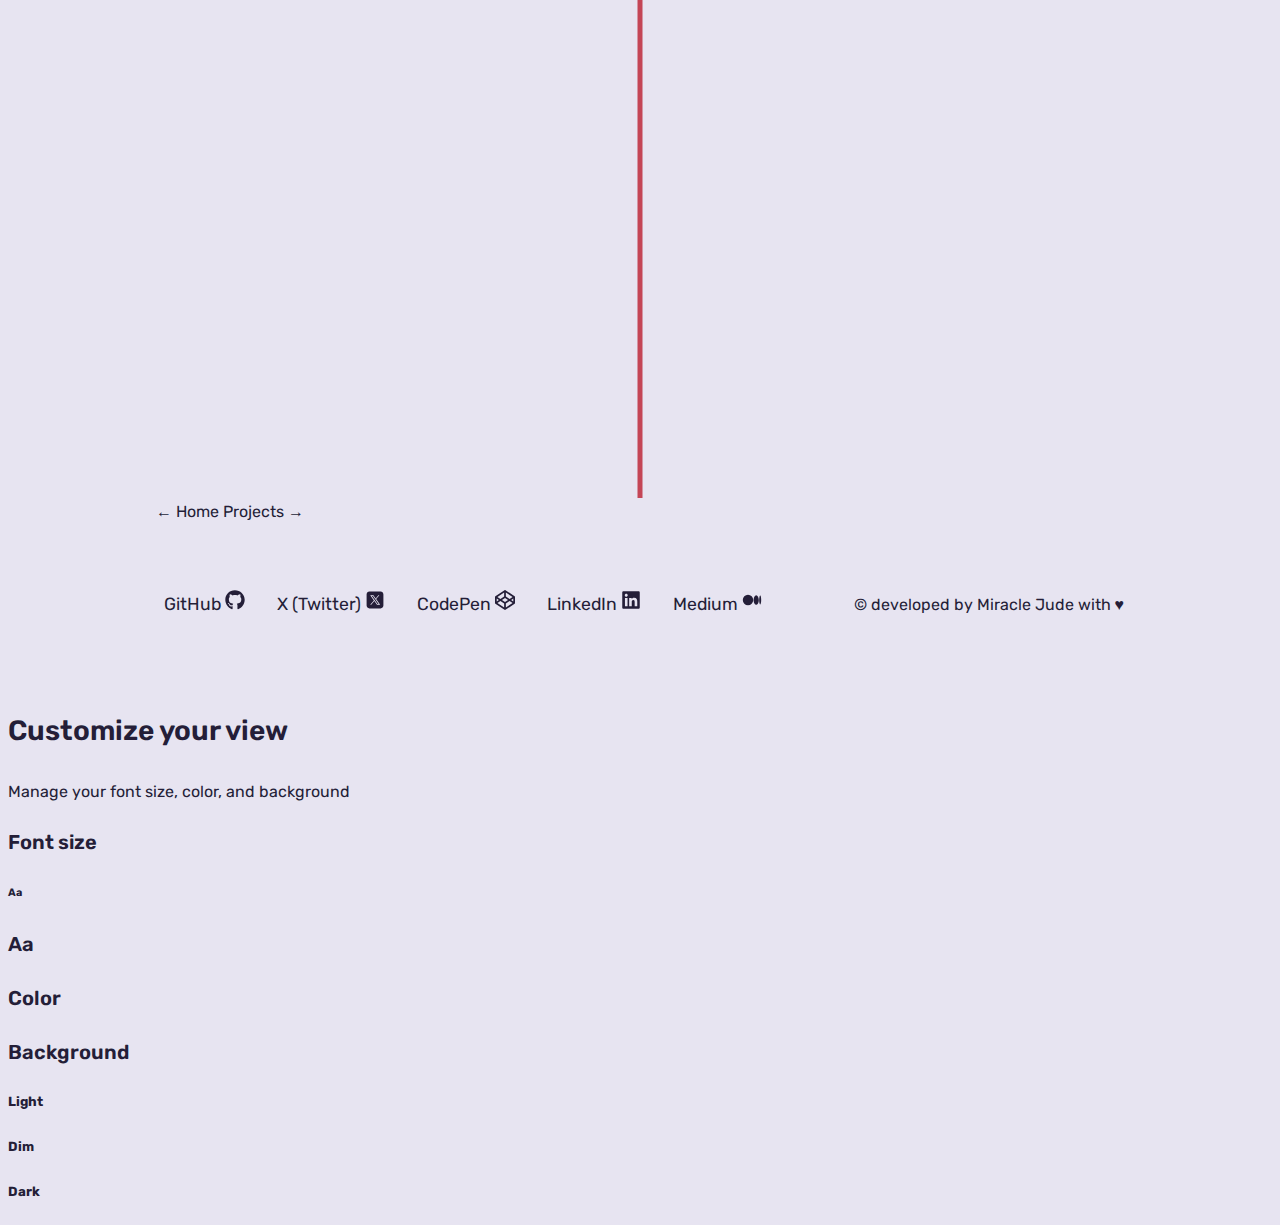
<file: about.html>
<!doctype html>
<html lang="en">

<head>
    <meta charset="UTF-8" />
    <meta http-equiv="X-UA-Compatible" content="IE=edge" />
    <meta name="viewport" content="width=device-width, initial-scale=1.0" />
    <meta name="apple-mobile-web-app-status-bar-style" content="black-translucent" />
    <meta name="description"
        content="Learn more about Miracle Jude, a Frontend Engineer and Technical Writer from Port Harcourt, Nigeria. Building with React, Next.js, TypeScript, Node.js, Rust, and Solidity." />
    <meta name="author" content="Miracle Jude" />
    <meta name="keywords"
        content="Miracle Jude, Frontend Engineer Nigeria, Specialist Developer, Backend Engineer, React Developer, Node.js Developer, Rust Developer, Technical Writer, Web3 Developer, Port Harcourt Developer, Claude Code" />
    <meta property="og:title" content="About Miracle Jude - Fro  & Technical Writer" />
    <meta property="og:description"
        content="Frontend Engineer working with React, Next.js, TypeScript, Node.js, Rust, and Solidity. Technical writer helping developers learn and grow." />
    <meta property="og:type" content="profile" />
    <link rel="canonical" href="https://judemiracle.com/about.html" />

    <link rel="apple-touch-icon" sizes="180x180" href="/static/assets/icons/apple-touch-icon.png" />
    <link rel="icon" type="image/png" sizes="32x32" href="/static/assets/icons/favicon-32x32.png" />
    <link rel="icon" type="image/png" sizes="16x16" href="/static/assets/icons/favicon-16x16.png" />
    <link rel="icon" type="image/png" sizes="192x192" href="/static/assets/icons/android-chrome-192x192.png" />
    <link rel="icon" type="image/png" sizes="512x512" href="/static/assets/icons/android-chrome-512x512.png" />
    <!-- <link rel="manifest" href="/static/assets/icons/site.webmanifest"> -->

    <link rel="stylesheet" href="/static/css/index.css" />
    <link rel="stylesheet" href="/static/css/about.css" />
    <link rel="stylesheet" href="/static/css/animation.css" />

    <!-- Google tag (gtag.js) -->
    <script async src="https://www.googletagmanager.com/gtag/js?id=G-F2R2VXW8ST"></script>
    <script>
        window.dataLayer = window.dataLayer || [];
        function gtag() {
            dataLayer.push(arguments);
        }
        gtag("js", new Date());

        gtag("config", "G-F2R2VXW8ST");
    </script>

    <!-- FONTS -->
    <link rel="preconnect" href="https://fonts.google.com" />
    <style>
        /* open-sans-300 - vietnamese_latin-ext_latin_greek-ext_greek_cyrillic-ext_cyrillic */
        @font-face {
            font-family: "Open Sans";
            font-style: normal;
            font-weight: 300;
            font-display: swap;
            src: url("../fonts/open-sans/open-sans-v25-vietnamese_latin-ext_latin_greek-ext_greek_cyrillic-ext_cyrillic-300.woff2") format("woff2");
            src:
                local(""),
                url("../fonts/open-sans/open-sans-v25-vietnamese_latin-ext_latin_greek-ext_greek_cyrillic-ext_cyrillic-300.eot?#iefix") format("embedded-opentype"),
                url("../fonts/open-sans/open-sans-v25-vietnamese_latin-ext_latin_greek-ext_greek_cyrillic-ext_cyrillic-300.eot"),
                url("../fonts/open-sans/open-sans-v25-vietnamese_latin-ext_latin_greek-ext_greek_cyrillic-ext_cyrillic-300.woff") format("woff"),
                url("../fonts/open-sans/open-sans-v25-vietnamese_latin-ext_latin_greek-ext_greek_cyrillic-ext_cyrillic-300.ttf") format("truetype");
        }

        /* open-sans-regular - vietnamese_latin-ext_latin_greek-ext_greek_cyrillic-ext_cyrillic */
        @font-face {
            font-family: "Open Sans";
            font-style: normal;
            font-weight: 400;
            font-display: swap;
            src: url("../fonts/open-sans/open-sans-v25-vietnamese_latin-ext_latin_greek-ext_greek_cyrillic-ext_cyrillic-regular.woff2") format("woff2");
            src:
                local(""),
                url("../fonts/open-sans/open-sans-v25-vietnamese_latin-ext_latin_greek-ext_greek_cyrillic-ext_cyrillic-regular.eot?#iefix") format("embedded-opentype"),
                url("../fonts/open-sans/open-sans-v25-vietnamese_latin-ext_latin_greek-ext_greek_cyrillic-ext_cyrillic-regular.eot"),
                url("../fonts/open-sans/open-sans-v25-vietnamese_latin-ext_latin_greek-ext_greek_cyrillic-ext_cyrillic-regular.woff") format("woff"),
                /* Modern Browsers */
                url("../fonts/open-sans/open-sans-v25-vietnamese_latin-ext_latin_greek-ext_greek_cyrillic-ext_cyrillic-regular.ttf") format("truetype");
            /* Safari, Android, iOS */
        }

        /* open-sans-600 - vietnamese_latin-ext_latin_greek-ext_greek_cyrillic-ext_cyrillic */
        @font-face {
            font-family: "Open Sans";
            font-style: normal;
            font-weight: 600;
            font-display: swap;
            src: url("../fonts/open-sans/open-sans-v25-vietnamese_latin-ext_latin_greek-ext_greek_cyrillic-ext_cyrillic-600.woff2") format("woff2");
            /* Super Modern Browsers */
            src:
                local(""),
                url("../fonts/open-sans/open-sans-v25-vietnamese_latin-ext_latin_greek-ext_greek_cyrillic-ext_cyrillic-600.eot?#iefix") format("embedded-opentype"),
                /* IE6-IE8 */
                url("../fonts/open-sans/open-sans-v25-vietnamese_latin-ext_latin_greek-ext_greek_cyrillic-ext_cyrillic-600.eot"),
                /* IE9 Compat Modes */
                url("../fonts/open-sans/open-sans-v25-vietnamese_latin-ext_latin_greek-ext_greek_cyrillic-ext_cyrillic-600.woff") format("woff"),
                /* Modern Browsers */
                url("../fonts/open-sans/open-sans-v25-vietnamese_latin-ext_latin_greek-ext_greek_cyrillic-ext_cyrillic-600.ttf") format("truetype");
            /* Safari, Android, iOS */
        }

        /* MONTSERRAT */
        /* montserrat-500 - vietnamese_latin-ext_latin_cyrillic-ext_cyrillic */
        @font-face {
            font-family: "Montserrat";
            font-style: normal;
            font-weight: 500;
            font-display: swap;
            src: url("../fonts/montserrat/montserrat-v18-vietnamese_latin-ext_latin_cyrillic-ext_cyrillic-500.woff2") format("woff2");
            /* Super Modern Browsers */
            src:
                local(""),
                url("../fonts/montserrat/montserrat-v18-vietnamese_latin-ext_latin_cyrillic-ext_cyrillic-500.eot?#iefix") format("embedded-opentype"),
                /* IE6-IE8 */
                url("../fonts/montserrat/montserrat-v18-vietnamese_latin-ext_latin_cyrillic-ext_cyrillic-500.eot"),
                /* IE9 Compat Modes */
                url("../fonts/montserrat/montserrat-v18-vietnamese_latin-ext_latin_cyrillic-ext_cyrillic-500.woff") format("woff"),
                /* Modern Browsers */
                url("../fonts/montserrat/montserrat-v18-vietnamese_latin-ext_latin_cyrillic-ext_cyrillic-500.ttf") format("truetype");
            /* Safari, Android, iOS */
        }

        /* montserrat-600 - vietnamese_latin-ext_latin_cyrillic-ext_cyrillic */
        @font-face {
            font-family: "Montserrat";
            font-style: normal;
            font-weight: 600;
            font-display: swap;
            src: url("../fonts/montserrat/montserrat-v18-vietnamese_latin-ext_latin_cyrillic-ext_cyrillic-600.woff2") format("woff2");
            /* Super Modern Browsers */
            src:
                local(""),
                url("../fonts/montserrat/montserrat-v18-vietnamese_latin-ext_latin_cyrillic-ext_cyrillic-600.eot?#iefix") format("embedded-opentype"),
                /* IE6-IE8 */
                url("../fonts/montserrat/montserrat-v18-vietnamese_latin-ext_latin_cyrillic-ext_cyrillic-600.eot"),
                /* IE9 Compat Modes */
                url("../fonts/montserrat/montserrat-v18-vietnamese_latin-ext_latin_cyrillic-ext_cyrillic-600.woff") format("woff"),
                /* Modern Browsers */
                url("../fonts/montserrat/montserrat-v18-vietnamese_latin-ext_latin_cyrillic-ext_cyrillic-600.ttf") format("truetype");
            /* Safari, Android, iOS */
        }

        /* montserrat-700 - vietnamese_latin-ext_latin_cyrillic-ext_cyrillic */
        @font-face {
            font-family: "Montserrat";
            font-style: normal;
            font-weight: 700;
            font-display: swap;
            src: url("../fonts/montserrat/montserrat-v18-vietnamese_latin-ext_latin_cyrillic-ext_cyrillic-700.woff2") format("woff2");
            /* Super Modern Browsers */
            src:
                local(""),
                url("../fonts/montserrat/montserrat-v18-vietnamese_latin-ext_latin_cyrillic-ext_cyrillic-700.eot?#iefix") format("embedded-opentype"),
                /* IE6-IE8 */
                url("../fonts/montserrat/montserrat-v18-vietnamese_latin-ext_latin_cyrillic-ext_cyrillic-700.woff") format("woff"),
                /* Modern Browsers */
                url("../fonts/montserrat/montserrat-v18-vietnamese_latin-ext_latin_cyrillic-ext_cyrillic-700.eot"),
                /* IE9 Compat Modes */
                url("../fonts/montserrat/montserrat-v18-vietnamese_latin-ext_latin_cyrillic-ext_cyrillic-700.ttf") format("truetype");
            /* Safari, Android, iOS */
        }

        /* montserrat-800 - vietnamese_latin-ext_latin_cyrillic-ext_cyrillic */
        @font-face {
            font-family: "Montserrat";
            font-style: normal;
            font-weight: 800;
            font-display: swap;
            src: url("../fonts/montserrat/montserrat-v18-vietnamese_latin-ext_latin_cyrillic-ext_cyrillic-800.woff2") format("woff2");
            /* Super Modern Browsers */
            src:
                local(""),
                url("../fonts/montserrat/montserrat-v18-vietnamese_latin-ext_latin_cyrillic-ext_cyrillic-800.eot?#iefix") format("embedded-opentype"),
                /* IE6-IE8 */
                url("../fonts/montserrat/montserrat-v18-vietnamese_latin-ext_latin_cyrillic-ext_cyrillic-800.eot"),
                /* IE9 Compat Modes */
                url("../fonts/montserrat/montserrat-v18-vietnamese_latin-ext_latin_cyrillic-ext_cyrillic-800.woff") format("woff"),
                /* Modern Browsers */
                url("../fonts/montserrat/montserrat-v18-vietnamese_latin-ext_latin_cyrillic-ext_cyrillic-800.ttf") format("truetype");
            /* Safari, Android, iOS */
        }

        /* montserrat-900 - vietnamese_latin-ext_latin_cyrillic-ext_cyrillic */
        @font-face {
            font-family: "Montserrat";
            font-style: normal;
            font-weight: 900;
            font-display: swap;
            src: url("../fonts/montserrat/montserrat-v18-vietnamese_latin-ext_latin_cyrillic-ext_cyrillic-900.woff2") format("woff2");
            /* Super Modern Browsers */
            src:
                local(""),
                url("../fonts/montserrat/montserrat-v18-vietnamese_latin-ext_latin_cyrillic-ext_cyrillic-900.eot?#iefix") format("embedded-opentype"),
                /* IE6-IE8 */
                url("../fonts/montserrat/montserrat-v18-vietnamese_latin-ext_latin_cyrillic-ext_cyrillic-900.eot"),
                /* IE9 Compat Modes */
                url("../fonts/montserrat/montserrat-v18-vietnamese_latin-ext_latin_cyrillic-ext_cyrillic-900.woff") format("woff"),
                /* Modern Browsers */
                url("../fonts/montserrat/montserrat-v18-vietnamese_latin-ext_latin_cyrillic-ext_cyrillic-900.ttf") format("truetype");
            /* Safari, Android, iOS */
        }
    </style>
    <title>About Miracle Jude | Frontend Engineer in Nigeria & Technical Writer</title>

    <script type="application/ld+json">
        {
            "@context": "https://schema.org",
            "@type": "ProfilePage",
            "mainEntity": {
                "@type": "Person",
                "name": "Miracle Jude",
                "jobTitle": "Frontend Engineer & Technical Writer",
                "description": "Frontend Engineer and Technical Writer from Nigeria. Building with React, Next.js, Node.js, Rust, and Solidity",​
                "url": "https://judemiracle.com/about.html",
                "worksFor": [
                    {
                        "@type": "Organization",
                        "name": "Kreatoors.ai"
                    },
                    {
                        "@type": "Organization",
                        "name": "LogRocket"
                    }
                ]
            }
        }
        </script>
</head>

<body>
    <!-- Nav  -->
    <nav class="nav container padd-15" id="nav">
        <a href="/" class="nav-logo" title="Go back to the homepage">
            <h2>Miracle</h2>
        </a>
        <!-- Nav Menu  -->
        <div class="nav-menu" id="nav-menu">
            <!-- Nav List  -->
            <ul class="nav-list">
                <li class="nav-item">
                    <a href="about.html" class="nav-link active-link">About</a>
                </li>
                <li class="nav-item">
                    <a href="project.html" class="nav-link">Projects</a>
                </li>
                <li class="nav-item">
                    <a href="article.html" class="nav-link">Articles</a>
                </li>
                <li class="nav-item">
                    <a href="/#services" class="nav-link">Capabilities</a>
                </li>
                <li class="nav-item">
                    <a href="/#contact" class="nav-link">Contact</a>
                </li>
            </ul>
            <!-- nav close  -->
            <div class="nav-close" id="nav-close">
                <div class="line"></div>
                <div class="line"></div>
            </div>
        </div>
        <!-- Nav btn  -->
        <div class="nav-btns">
            <?xml version="1.0" encoding="utf-8"?>
            <!-- Generator: Adobe Illustrator 25.2.1, SVG Export Plug-In . SVG Version: 6.00 Build 0)  -->
            <svg fill="" height="15px" width="15px" class="change-theme" id="theme-button" version="1.1"
                id="lni_lni-pallet" xmlns="http://www.w3.org/2000/svg" xmlns:xlink="http://www.w3.org/1999/xlink"
                x="0px" y="0px" viewBox="0 0 64 64" style="enable-background: new 0 0 64 64" xml:space="preserve">
                <g>
                    <path
                        d="M55.9,43.9l-0.3-0.2c-0.8-0.5-1.7-0.9-3.8-1.5l-0.1,0c-0.7-0.1-1.5-0.4-1.8-0.6l-0.1-0.1c-0.4-0.4-0.7-1.1-0.7-1.9
                c0-0.7,0.3-1.4,0.7-1.9l3.9-3.9c6.9-6.9,6.9-17.8,0-24.8c-4.6-4.7-11-7.2-18.1-7.2c-7.9,0-15.9,3.4-22,9.4C8,16.9,5,24.3,5,32.4
                c0,8.1,3.1,15.6,8.8,21.1c5.7,5.7,13.2,8.8,21.2,8.8c7.9,0,15.4-3.2,21.1-8.9c1.2-1.2,1.9-3,1.9-4.7C58,46.8,57.2,45,55.9,43.9z
                M52.9,50.2c-4.8,4.9-11.2,7.6-17.9,7.6c-6.9,0-13.1-2.6-18-7.5c-4.8-4.7-7.5-11-7.5-17.9c0-6.9,2.6-13.1,7.4-18
                C22.2,9.2,29,6.2,35.8,6.2c5.9,0,11.1,2,14.9,5.9c5.2,5.3,5.2,13.3,0,18.5l-4,4c-1.2,1.3-1.9,3.1-1.9,5c0,2,0.7,3.7,1.9,5
                c1.2,1.3,3.6,1.9,4.2,2c1.4,0.3,1.9,0.6,2.3,0.8c0.2,0.3,0.4,0.8,0.4,1.3C53.5,49.2,53.2,49.9,52.9,50.2z" />
                    <path d="M36.8,36.7c-1.4,0-2.5,1.1-2.5,2.5s1.1,2.5,2.5,2.5s2.5-1.1,2.5-2.5S38.2,36.7,36.8,36.7z" />
                    <path d="M47.7,27.3c0-3.3-2.7-6.1-6.1-6.1s-6.1,2.7-6.1,6.1c0,3.3,2.7,6.1,6.1,6.1S47.7,30.7,47.7,27.3z M41.6,28.9
                c-0.9,0-1.6-0.7-1.6-1.6s0.7-1.6,1.6-1.6s1.6,0.7,1.6,1.6S42.5,28.9,41.6,28.9z" />
                    <path d="M37.3,16.7c0-4-3.3-7.3-7.3-7.3s-7.3,3.3-7.3,7.3s3.3,7.3,7.3,7.3S37.3,20.8,37.3,16.7z M30,19.6c-1.6,0-2.8-1.3-2.8-2.8
                c0-1.6,1.3-2.8,2.8-2.8s2.8,1.3,2.8,2.8C32.8,18.3,31.6,19.6,30,19.6z" />
                </g>
            </svg>
            <!-- toggle btn  -->
            <div class="icon-burger" id="nav-toggle">
                <div class="line"></div>
                <div class="line"></div>
            </div>
        </div>
    </nav>

    <!-- Main  -->
    <main class="container">
        <section id="about">
            <div class="inner-wrapper">
                <div class="intro-container">
                    <h1 class="section-title animate-section">
                        Hello there, I'm Miracle Jude
                    </h1>
                    <p class="bold-text animate-section">
                        I'm a software developer and technical writer based in Port Harcourt, Nigeria.
                        My journey into tech wasn't straightforward like many Nigerian developers, I started
                        by teaching myself to code, staying up late watching YouTube tutorials and reading
                        documentation until things finally clicked. I'm what you'd call a generalist I don't
                        just do frontend, I build across the entire stack.
                    </p>
                    <p class="bold-text animate-section">
                        On the frontend, I work with React, Next.js, and TypeScript to create interfaces
                        people actually enjoy using. On the backend, I build with Node.js and Rust, depending
                        on what the project needs. Rust is my go-to when performance really matters there's
                        something satisfying about writing fast, reliable systems. I also use tools like Claude
                        Code to speed up my workflow and handle repetitive tasks, letting me focus on solving
                        the interesting problems.
                    </p>
                    <p class="bold-text animate-section">
                        Beyond building applications, I write articles that help other developers learn.
                        I've been fortunate to write for over 10 platforms like LogRocket, OpenReplay, Cyfrin,
                        Pieces, etc, breaking down complex topics into simple, practical guides. There's something
                        special about helping someone else understand something that once confused you it
                        reminds me of when I was that person struggling to make sense of it all.
                    </p>
                    <p class="bold-text animate-section">
                        I'm also deep into the Web3 space, exploring how blockchain technology can solve
                        real problems. I write smart contracts in Solidity and build the full-stack applications
                        around them. It's exciting to be part of this growing tech ecosystem in Nigeria, where
                        innovation is happening despite the challenges we face daily unstable power, slow
                        internet, and all the wahala that comes with building from this side of the world.
                    </p>
                    <p class="bold-text animate-section">
                        When I'm not coding or writing, you'll find me playing football with my guys or
                        watching my favorite team play. Football is life here, and the pitch is where I
                        clear my head after debugging for hours. I also love mentoring younger developers
                        who are just starting out I remember how hard it was at the beginning, and if I
                        can make someone's journey easier, I'm happy to help.
                    </p>
                    <p class="bold-text animate-section">
                        I believe technology can change lives, especially here in Nigeria where we need
                        it most. Every line of code I write, every article I publish, is a small step
                        toward that vision. If you're building something interesting or need a generalist
                        developer who understands the hustle, let's connect and create something meaningful
                        together.
                    </p>
                    <div class="cv animate-section">
                        <a href="https://docs.google.com/document/d/1jSw5JRLvWW-ggVjyPmqFvARTIi3QmBe6O61kq5Yf0WE/edit?usp=sharing"
                            class="btn btn-default">Download CV</a>
                    </div>
                </div>
        </section>

        <section class="tab-wrapper">
            <!-- TAB LINKS -->
            <div class="tab-container">
                <span data-tab-target="#experience" class="tab active">Experience</span>
                <span data-tab-target="#skills" class="tab">Skills</span>
            </div>
            <!-- TAB CONTENT  -->
            <div class="tab-content">
                <div id="experience" data-tab-content class="active">
                    <div class="timeline">
                        <div class="timeline-item">
                            <div class="timeline-dot"></div>
                            <div class="timeline-content">
                                <h3>
                                    Software developer (contract) -
                                    <a href="https://kreatoors.ai/" target="_blank" rel="noopener">Kreatoors.ai</a>
                                </h3>
                                <p>FEB 2025 - Present</p>
                                <ul>
                                    <li>
                                        Worked on building and maintaining
                                        the frontend using React, Next.js,
                                        and TypeScript.
                                    </li>
                                    <li>
                                        Worked on implementing new features
                                        and bug fixes for the application
                                    </li>
                                    <li>
                                        Collaborated with other developers
                                        and designers to ensure the
                                        application's quality and user
                                        experience
                                    </li>
                                </ul>
                            </div>
                        </div>
                        <div class="timeline-item">
                            <div class="timeline-dot"></div>
                            <div class="timeline-content">
                                <h3>
                                    Technical Writer -
                                    <a href="https://logrocket.com/" target="_blank" rel="noopener">Logrocket</a>
                                </h3>
                                <p>NOV 2022 - Present</p>
                                <ul>
                                    <li>
                                        Research and create technical
                                        articles on various technology
                                        topics like JavaScript, React, Web3,
                                        etc, catering for developers and
                                        software engineers with different
                                        technical expertise.
                                    </li>
                                    <li>
                                        Update existing content to ensure
                                        accuracy and relevance
                                    </li>
                                </ul>
                            </div>
                        </div>
                        <div class="timeline-item">
                            <div class="timeline-dot"></div>
                            <div class="timeline-content">
                                <h3>
                                    Front End Developer -
                                    <a href="#" target="_blank" rel="noopener">Khoomi</a>
                                </h3>
                                <p>MAY 2023 - FEB 2024</p>
                                <ul>
                                    <li>
                                        Developed and maintained scalable
                                        web applications using React and
                                        Next.js.
                                    </li>
                                    <li>
                                        Document and maintained API for easy
                                        testing among team members
                                    </li>
                                </ul>
                            </div>
                        </div>
                        <div class="timeline-item">
                            <div class="timeline-dot"></div>
                            <div class="timeline-content">
                                <h3>
                                    Front End Developer (contract ) -
                                    <a href="https://icowebagency.com/" target="_blank" rel="noopener">ICOWEB AGENCY</a>
                                </h3>
                                <p>SEP 2023 - DEC 2024</p>
                                <ul>
                                    <li>
                                        Improved UI/UX for various client
                                        projects, focusing on accessibility
                                        and performance
                                    </li>
                                    <li>
                                        Collaborated with cross-functional
                                        teams to design and implement user
                                        interfaces.
                                    </li>
                                </ul>
                            </div>
                        </div>
                        <div class="timeline-item">
                            <div class="timeline-dot"></div>
                            <div class="timeline-content">
                                <h3>
                                    Front End Engineer -
                                    <a href="https://www.getdaabo.com.ng/" target="_blank" rel="noopener">Daabo Inc</a>
                                </h3>
                                <p>JUL 2022 - DEC 2022</p>
                                <ul>
                                    <li>
                                        in charge of documentation,
                                        reviewing new software, identifying
                                        improvement areas, and creating
                                        responsive user interfaces.
                                    </li>
                                </ul>
                            </div>
                        </div>
                    </div>
                </div>
                <div id="skills" data-tab-content>
                    <div class="skills-container animate-section">
                        <div class="skills-category">
                            <h3>Languages</h3>
                            <ul class="skills">
                                <li class="skill">HTML</li>
                                <li class="skill">CSS</li>
                                <li class="skill">JavaScript</li>
                                <li class="skill">TypeScript</li>
                                <li class="skill">Solidity</li>
                                <li class="skill">Move</li>
                                <li class="skill">Rust</li>
                            </ul>
                        </div>
                        <div class="skills-category">
                            <h3>Libraries</h3>
                            <ul class="skills">
                                <li class="skill">React</li>
                                <li class="skill">Redux</li>
                                <li class="skill">Hardhat</li>
                                <li class="skill">Foundry</li>
                                <li class="skill">Wagmi</li>
                                <li class="skill">Tanstack Query</li>
                                <li class="skill">Zustand</li>
                            </ul>
                        </div>
                        <div class="skills-category">
                            <h3>Frameworks</h3>
                            <ul class="skills">
                                <li class="skill">Next.js</li>
                                <li class="skill">Shadcn UI</li>
                                <li class="skill">Tailwind CSS</li>
                                <li class="skill">Axum</li>
                            </ul>
                        </div>
                        <div class="skills-category">
                            <h3>Tools</h3>
                            <ul class="skills">
                                <li class="skill">Git</li>
                                <li class="skill">Ethers.js</li>
                                <li class="skill">Docusaurus</li>
                                <li class="skill">Ethereum</li>
                                <li class="skill">SUI</li>
                                <li class="skill">Solana</li>
                            </ul>
                        </div>
                    </div>
                </div>
            </div>
        </section>

        <!-- PAGE NAV  -->
        <div class="page-nav">
            <a href="/">&#8592; Home</a>
            <a href="project.html">Projects &#8594;</a>
        </div>
    </main>

    <!-- Footer  -->
    <footer>
        <div class="container">
            <div class="footer-content">
                <div class="footer-media">
                    <a href="https://www.github.com/am-miracle" title="Github" target="_blank">
                        <span class="visually-hidden">GitHub</span>
                        <svg aria-hidden="true" focusable="false" data-prefix="fab" data-icon="github"
                            class="svg-inline--fa fa-github fa-w-16" role="img" xmlns="http://www.w3.org/2000/svg"
                            viewBox="0 0 496 512">
                            <path fill="currentColor"
                                d="M165.9 397.4c0 2-2.3 3.6-5.2 3.6-3.3.3-5.6-1.3-5.6-3.6 0-2 2.3-3.6 5.2-3.6 3-.3 5.6 1.3 5.6 3.6zm-31.1-4.5c-.7 2 1.3 4.3 4.3 4.9 2.6 1 5.6 0 6.2-2s-1.3-4.3-4.3-5.2c-2.6-.7-5.5.3-6.2 2.3zm44.2-1.7c-2.9.7-4.9 2.6-4.6 4.9.3 2 2.9 3.3 5.9 2.6 2.9-.7 4.9-2.6 4.6-4.6-.3-1.9-3-3.2-5.9-2.9zM244.8 8C106.1 8 0 113.3 0 252c0 110.9 69.8 205.8 169.5 239.2 12.8 2.3 17.3-5.6 17.3-12.1 0-6.2-.3-40.4-.3-61.4 0 0-70 15-84.7-29.8 0 0-11.4-29.1-27.8-36.6 0 0-22.9-15.7 1.6-15.4 0 0 24.9 2 38.6 25.8 21.9 38.6 58.6 27.5 72.9 20.9 2.3-16 8.8-27.1 16-33.7-55.9-6.2-112.3-14.3-112.3-110.5 0-27.5 7.6-41.3 23.6-58.9-2.6-6.5-11.1-33.3 2.6-67.9 20.9-6.5 69 27 69 27 20-5.6 41.5-8.5 62.8-8.5s42.8 2.9 62.8 8.5c0 0 48.1-33.6 69-27 13.7 34.7 5.2 61.4 2.6 67.9 16 17.7 25.8 31.5 25.8 58.9 0 96.5-58.9 104.2-114.8 110.5 9.2 7.9 17 22.9 17 46.4 0 33.7-.3 75.4-.3 83.6 0 6.5 4.6 14.4 17.3 12.1C428.2 457.8 496 362.9 496 252 496 113.3 383.5 8 244.8 8zM97.2 352.9c-1.3 1-1 3.3.7 5.2 1.6 1.6 3.9 2.3 5.2 1 1.3-1 1-3.3-.7-5.2-1.6-1.6-3.9-2.3-5.2-1zm-10.8-8.1c-.7 1.3.3 2.9 2.3 3.9 1.6 1 3.6.7 4.3-.7.7-1.3-.3-2.9-2.3-3.9-2-.6-3.6-.3-4.3.7zm32.4 35.6c-1.6 1.3-1 4.3 1.3 6.2 2.3 2.3 5.2 2.6 6.5 1 1.3-1.3.7-4.3-1.3-6.2-2.2-2.3-5.2-2.6-6.5-1zm-11.4-14.7c-1.6 1-1.6 3.6 0 5.9 1.6 2.3 4.3 3.3 5.6 2.3 1.6-1.3 1.6-3.9 0-6.2-1.4-2.3-4-3.3-5.6-2z">
                            </path>
                        </svg>
                    </a>
                    <a href="https://www.x.com/miraclejudeiv" title="X" target="_blank">
                        <span class="visually-hidden">X (Twitter)</span>
                        <svg aria-hidden="true" focusable="false" data-prefix="fab" data-icon="x"
                            class="svg-inline--fa fa-twitter fa-w-16" role="img" xmlns="http://www.w3.org/2000/svg"
                            x="0px" y="0px" viewBox="0 0 50 50">
                            <path fill="currentColor"
                                d="M 11 4 C 7.134 4 4 7.134 4 11 L 4 39 C 4 42.866 7.134 46 11 46 L 39 46 C 42.866 46 46 42.866 46 39 L 46 11 C 46 7.134 42.866 4 39 4 L 11 4 z M 13.085938 13 L 21.023438 13 L 26.660156 21.009766 L 33.5 13 L 36 13 L 27.789062 22.613281 L 37.914062 37 L 29.978516 37 L 23.4375 27.707031 L 15.5 37 L 13 37 L 22.308594 26.103516 L 13.085938 13 z M 16.914062 15 L 31.021484 35 L 34.085938 35 L 19.978516 15 L 16.914062 15 z">
                            </path>
                        </svg>
                    </a>
                    <a href="https://codepen.io/judeiv" title="Codepen" target="_blank">
                        <span class="visually-hidden">CodePen</span>
                        <svg aria-hidden="true" focusable="false" data-prefix="fab" data-icon="codepen"
                            class="svg-inline--fa fa-codepen fa-w-16" role="img" xmlns="http://www.w3.org/2000/svg"
                            viewBox="0 0 512 512">
                            <path fill="currentColor"
                                d="M502.285 159.704l-234-156c-7.987-4.915-16.511-4.96-24.571 0l-234 156C3.714 163.703 0 170.847 0 177.989v155.999c0 7.143 3.714 14.286 9.715 18.286l234 156.022c7.987 4.915 16.511 4.96 24.571 0l234-156.022c6-3.999 9.715-11.143 9.715-18.286V177.989c-.001-7.142-3.715-14.286-9.716-18.285zM278 63.131l172.286 114.858-76.857 51.429L278 165.703V63.131zm-44 0v102.572l-95.429 63.715-76.857-51.429L234 63.131zM44 219.132l55.143 36.857L44 292.846v-73.714zm190 229.715L61.714 333.989l76.857-51.429L234 346.275v102.572zm22-140.858l-77.715-52 77.715-52 77.715 52-77.715 52zm22 140.858V346.275l95.429-63.715 76.857 51.429L278 448.847zm190-156.001l-55.143-36.857L468 219.132v73.714z">
                            </path>
                        </svg>
                    </a>
                    <a href="https://www.linkedin.com/in/miracle-jude-4b7a4b179" title="LinkedIn" target="_blank">
                        <span class="visually-hidden">LinkedIn</span>
                        <svg aria-hidden="true" focusable="false" data-prefix="fab" data-icon="linkedin"
                            class="svg-inline--fa fa-linkedin fa-w-14" role="img" xmlns="http://www.w3.org/2000/svg"
                            viewBox="0 0 448 512">
                            <path fill="currentColor"
                                d="M416 32H31.9C14.3 32 0 46.5 0 64.3v383.4C0 465.5 14.3 480 31.9 480H416c17.6 0 32-14.5 32-32.3V64.3c0-17.8-14.4-32.3-32-32.3zM135.4 416H69V202.2h66.5V416zm-33.2-243c-21.3 0-38.5-17.3-38.5-38.5S80.9 96 102.2 96c21.2 0 38.5 17.3 38.5 38.5 0 21.3-17.2 38.5-38.5 38.5zm282.1 243h-66.4V312c0-24.8-.5-56.7-34.5-56.7-34.6 0-39.9 27-39.9 54.9V416h-66.4V202.2h63.7v29.2h.9c8.9-16.8 30.6-34.5 62.9-34.5 67.2 0 79.7 44.3 79.7 101.9V416z">
                            </path>
                        </svg>
                    </a>
                    <a href="https://medium.com/@judemiracle" title="Medium" target="_blank">
                        <span class="visually-hidden">Medium</span>
                        <svg aria-hidden="true" focusable="false" data-prefix="fab" data-icon="medium"
                            class="svg-inline--fa fa-instagram fa-w-14" role="img" xmlns="http://www.w3.org/2000/svg"
                            x="0px" y="0px" viewBox="0 0 50 50">
                            <path fill="currentColor"
                                d="M15 12A13 13 0 1015 38 13 13 0 1015 12zM35.5 13c-3.59 0-6.5 5.373-6.5 12 0 1.243.102 2.441.292 3.568.253 1.503.662 2.879 1.192 4.065.265.593.56 1.138.881 1.627.642.978 1.388 1.733 2.202 2.201C34.178 36.811 34.827 37 35.5 37s1.322-.189 1.933-.539c.814-.468 1.56-1.223 2.202-2.201.321-.489.616-1.034.881-1.627.53-1.185.939-2.562 1.192-4.065C41.898 27.441 42 26.243 42 25 42 18.373 39.09 13 35.5 13zM45.5 14c-.259 0-.509.173-.743.495-.157.214-.307.494-.448.833-.071.169-.14.353-.206.551-.133.395-.257.846-.37 1.343-.226.995-.409 2.181-.536 3.497-.063.658-.112 1.349-.146 2.065C43.017 23.499 43 24.241 43 25s.017 1.501.051 2.217c.033.716.082 1.407.146 2.065.127 1.316.31 2.501.536 3.497.113.498.237.948.37 1.343.066.198.135.382.206.551.142.339.292.619.448.833C44.991 35.827 45.241 36 45.5 36c1.381 0 2.5-4.925 2.5-11S46.881 14 45.5 14z">
                            </path>
                        </svg>
                    </a>
                </div>
                <div class="copyright">
                    © developed by Miracle Jude with ♥
                </div>
            </div>
        </div>
    </footer>
    <!-- Theme customization  -->
    <div class="customize-theme">
        <div class="card">
            <h2>Customize your view</h2>
            <p>Manage your font size, color, and background</p>
            <!-- font size  -->
            <div class="font-size">
                <h3>Font size</h3>
                <div>
                    <h6>Aa</h6>
                    <div class="choose-size">
                        <span class="font-size-1"></span>
                        <span class="font-size-2"></span>
                        <span class="font-size-3"></span>
                        <span class="font-size-4"></span>
                    </div>
                    <h3>Aa</h3>
                </div>
            </div>
            <!-- color  -->
            <div class="color">
                <h3>Color</h3>
                <div class="choose-color">
                    <span class="color-1"></span>
                    <span class="color-2"></span>
                    <span class="color-3"></span>
                    <span class="color-4"></span>
                    <span class="color-5"></span>
                </div>
            </div>
            <!-- background  -->
            <div class="background">
                <h3>Background</h3>
                <div class="choose-bg">
                    <div class="bg-1">
                        <span></span>
                        <h5 for="bg-1">Light</h5>
                    </div>
                    <div class="bg-2">
                        <span></span>
                        <h5 for="bg-2">Dim</h5>
                    </div>
                    <div class="bg-3">
                        <span></span>
                        <h5 for="bg-3">Dark</h5>
                    </div>
                </div>
            </div>
        </div>
    </div>
</body>
<script src="./static/js/index.js" defer></script>

</html>
</file>
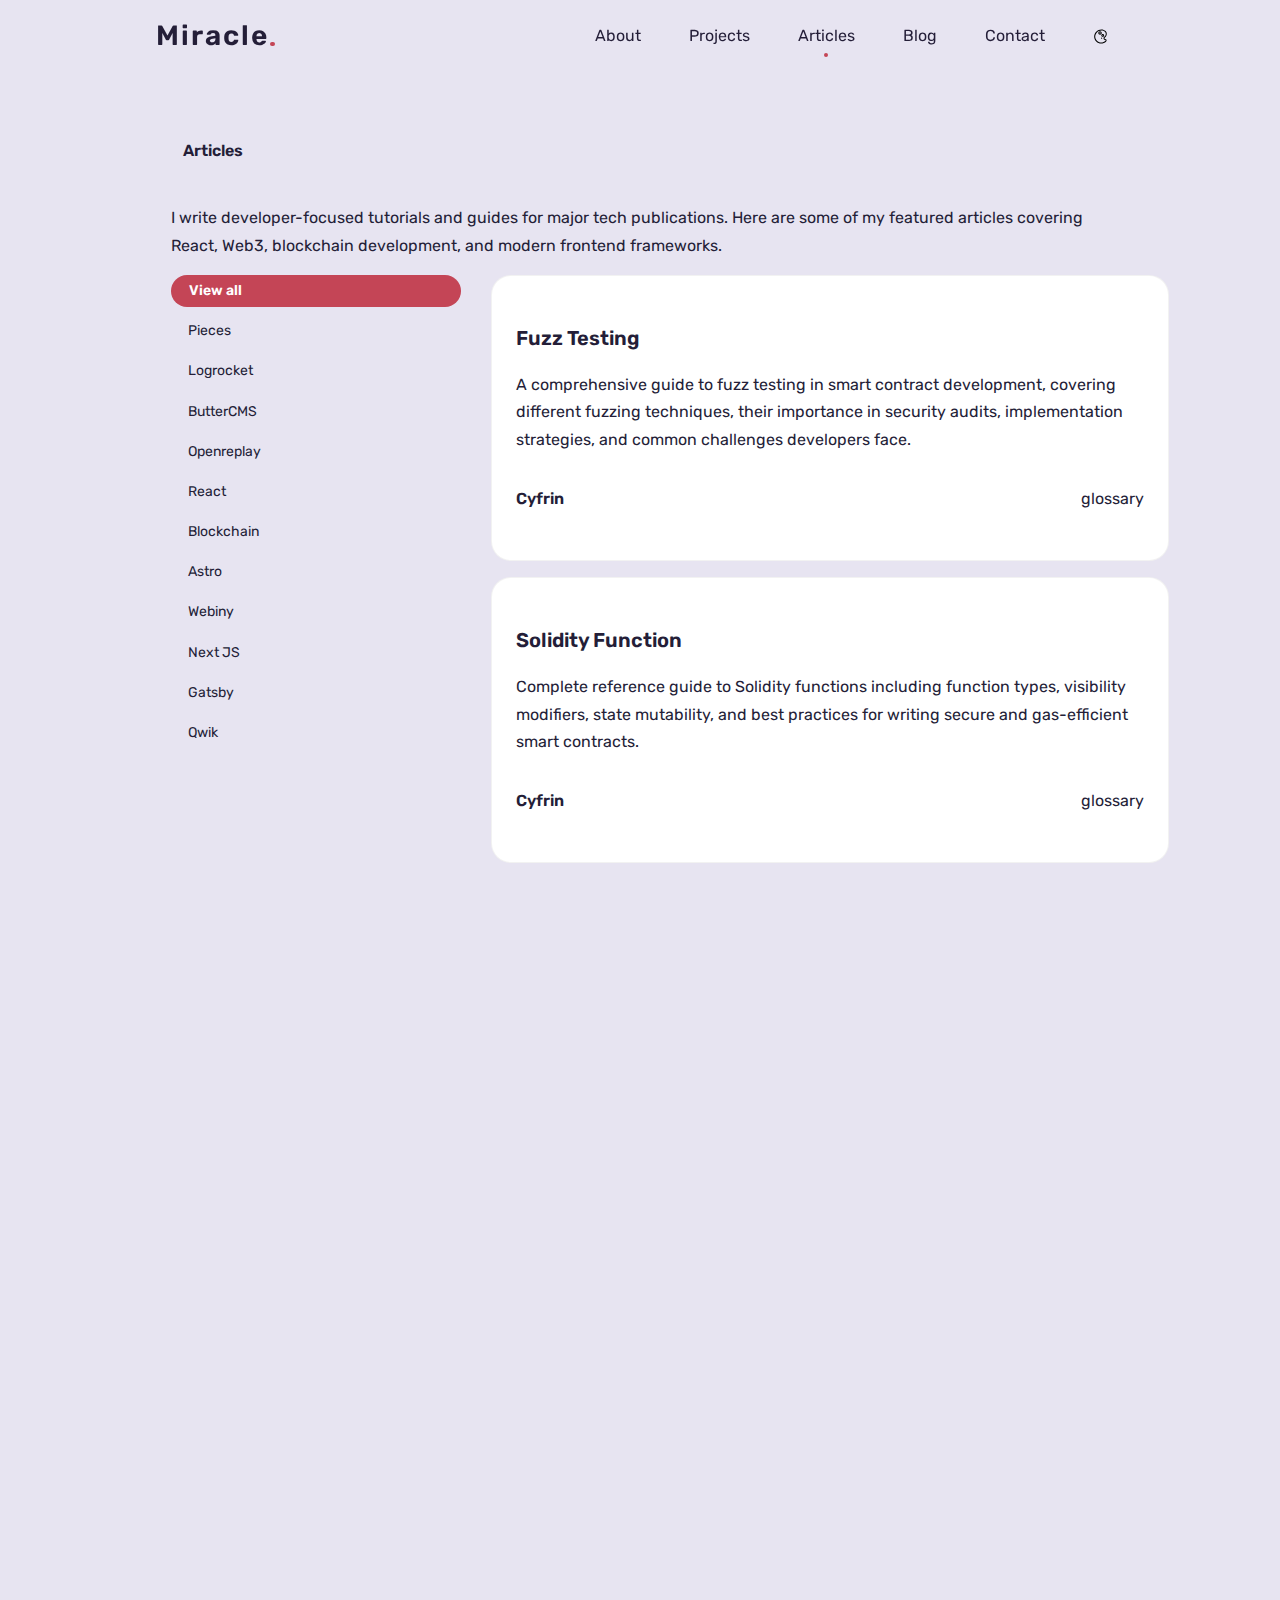
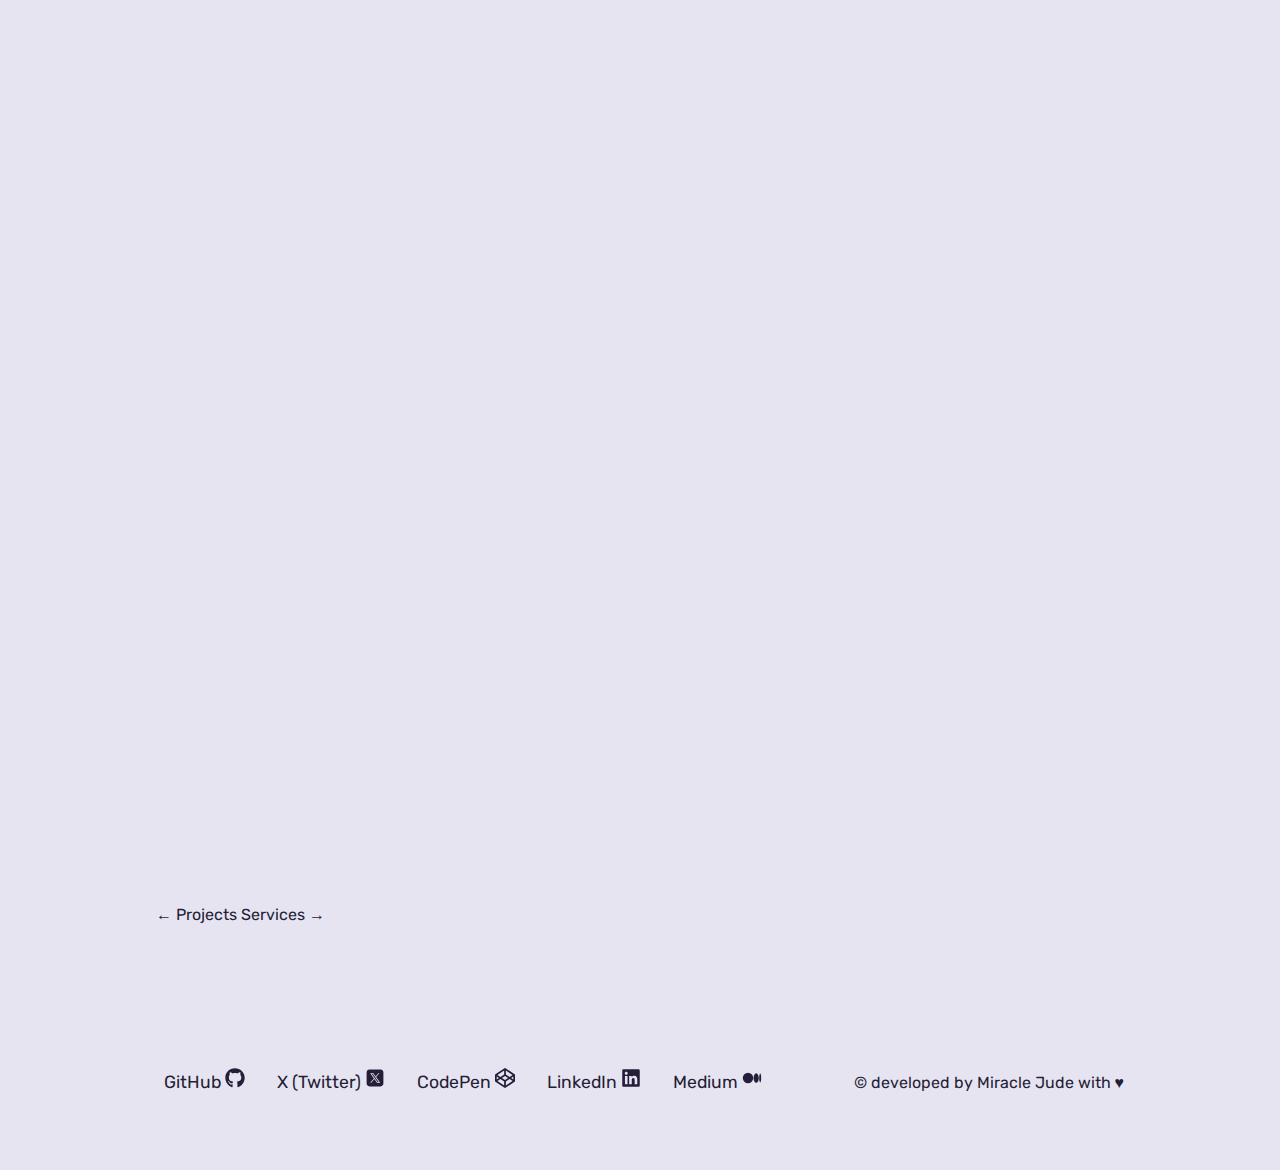
<file: article.html>
<!DOCTYPE html>
<html lang="en">

<head>
    <meta charset="UTF-8">
    <meta http-equiv="X-UA-Compatible" content="IE=edge">
    <meta name="viewport" content="width=device-width, initial-scale=1.0">
    <meta name="apple-mobile-web-app-status-bar-style" content="black-translucent">
    <meta name="description"
        content="Read technical articles by Miracle Jude on React, Next.js, Web3, blockchain development, and modern frontend frameworks. Published on LogRocket, OpenReplay, Cyfrin, and more.">
    <meta name="author" content="Miracle Jude">
    <link rel="canonical" href="https://judemiracle.com/article.html" />

    <link rel="apple-touch-icon" sizes="180x180" href="/static/assets/icons/apple-touch-icon.png">
    <link rel="icon" type="image/png" sizes="32x32" href="/static/assets/icons/favicon-32x32.png">
    <link rel="icon" type="image/png" sizes="16x16" href="/static/assets/icons/favicon-16x16.png">
    <link rel="icon" type="image/png" sizes="192x192" href="/static/assets/icons/android-chrome-192x192.png">
    <link rel="icon" type="image/png" sizes="512x512" href="/static/assets/icons/android-chrome-512x512.png">
    <!-- <link rel="manifest" href="/static/assets/icons/site.webmanifest"> -->

    <link rel="preload stylesheet" href="/static/css/index.css" as='style'>
    <link rel="preload stylesheet" href="/static/css/main.css" as='style'>
    <link rel="preload stylesheet" href="/static/css/articles.css" as='style'>
    <link rel="preload stylesheet" href="/static/css/animation.css" as='style'>

    <!-- Google tag (gtag.js) -->
    <script async src="https://www.googletagmanager.com/gtag/js?id=G-F2R2VXW8ST"></script>
    <script>
        window.dataLayer = window.dataLayer || [];
        function gtag() { dataLayer.push(arguments); }
        gtag('js', new Date());

        gtag('config', 'G-F2R2VXW8ST');
    </script>

    <!-- FONTS -->
    <link rel="preconnect" href="https://fonts.google.com">
    <style>
        /* open-sans-300 - vietnamese_latin-ext_latin_greek-ext_greek_cyrillic-ext_cyrillic */
        @font-face {
            font-family: 'Open Sans';
            font-style: normal;
            font-weight: 300;
            font-display: swap;
            src: url('../fonts/open-sans/open-sans-v25-vietnamese_latin-ext_latin_greek-ext_greek_cyrillic-ext_cyrillic-300.woff2') format('woff2');
            /* Super Modern Browsers */
            src: local(''),
                url('../fonts/open-sans/open-sans-v25-vietnamese_latin-ext_latin_greek-ext_greek_cyrillic-ext_cyrillic-300.eot?#iefix') format('embedded-opentype'),
                /* IE6-IE8 */
                url('../fonts/open-sans/open-sans-v25-vietnamese_latin-ext_latin_greek-ext_greek_cyrillic-ext_cyrillic-300.eot'),
                /* IE9 Compat Modes */
                url('../fonts/open-sans/open-sans-v25-vietnamese_latin-ext_latin_greek-ext_greek_cyrillic-ext_cyrillic-300.woff') format('woff'),
                /* Modern Browsers */
                url('../fonts/open-sans/open-sans-v25-vietnamese_latin-ext_latin_greek-ext_greek_cyrillic-ext_cyrillic-300.ttf') format('truetype'),
                /* Safari, Android, iOS */
        }

        /* open-sans-regular - vietnamese_latin-ext_latin_greek-ext_greek_cyrillic-ext_cyrillic */
        @font-face {
            font-family: 'Open Sans';
            font-style: normal;
            font-weight: 400;
            font-display: swap;
            src: url('../fonts/open-sans/open-sans-v25-vietnamese_latin-ext_latin_greek-ext_greek_cyrillic-ext_cyrillic-regular.woff2') format('woff2');
            /* Super Modern Browsers */
            src: local(''),
                url('../fonts/open-sans/open-sans-v25-vietnamese_latin-ext_latin_greek-ext_greek_cyrillic-ext_cyrillic-regular.eot?#iefix') format('embedded-opentype'),
                /* IE6-IE8 */
                url('../fonts/open-sans/open-sans-v25-vietnamese_latin-ext_latin_greek-ext_greek_cyrillic-ext_cyrillic-regular.eot'),
                /* IE9 Compat Modes */
                url('../fonts/open-sans/open-sans-v25-vietnamese_latin-ext_latin_greek-ext_greek_cyrillic-ext_cyrillic-regular.woff') format('woff'),
                /* Modern Browsers */
                url('../fonts/open-sans/open-sans-v25-vietnamese_latin-ext_latin_greek-ext_greek_cyrillic-ext_cyrillic-regular.ttf') format('truetype'),
                /* Safari, Android, iOS */
        }

        /* open-sans-600 - vietnamese_latin-ext_latin_greek-ext_greek_cyrillic-ext_cyrillic */
        @font-face {
            font-family: 'Open Sans';
            font-style: normal;
            font-weight: 600;
            font-display: swap;
            src: url('../fonts/open-sans/open-sans-v25-vietnamese_latin-ext_latin_greek-ext_greek_cyrillic-ext_cyrillic-600.woff2') format('woff2');
            /* Super Modern Browsers */
            src: local(''),
                url('../fonts/open-sans/open-sans-v25-vietnamese_latin-ext_latin_greek-ext_greek_cyrillic-ext_cyrillic-600.eot?#iefix') format('embedded-opentype'),
                /* IE6-IE8 */
                url('../fonts/open-sans/open-sans-v25-vietnamese_latin-ext_latin_greek-ext_greek_cyrillic-ext_cyrillic-600.eot'),
                /* IE9 Compat Modes */
                url('../fonts/open-sans/open-sans-v25-vietnamese_latin-ext_latin_greek-ext_greek_cyrillic-ext_cyrillic-600.woff') format('woff'),
                /* Modern Browsers */
                url('../fonts/open-sans/open-sans-v25-vietnamese_latin-ext_latin_greek-ext_greek_cyrillic-ext_cyrillic-600.ttf') format('truetype'),
                /* Safari, Android, iOS */
        }


        /* MONTSERRAT */

        /* montserrat-500 - vietnamese_latin-ext_latin_cyrillic-ext_cyrillic */
        @font-face {
            font-family: 'Montserrat';
            font-style: normal;
            font-weight: 500;
            font-display: swap;
            src: url('../fonts/montserrat/montserrat-v18-vietnamese_latin-ext_latin_cyrillic-ext_cyrillic-500.woff2') format('woff2');
            /* Super Modern Browsers */
            src: local(''),
                url('../fonts/montserrat/montserrat-v18-vietnamese_latin-ext_latin_cyrillic-ext_cyrillic-500.eot?#iefix') format('embedded-opentype'),
                /* IE6-IE8 */
                url('../fonts/montserrat/montserrat-v18-vietnamese_latin-ext_latin_cyrillic-ext_cyrillic-500.eot'),
                /* IE9 Compat Modes */
                url('../fonts/montserrat/montserrat-v18-vietnamese_latin-ext_latin_cyrillic-ext_cyrillic-500.woff') format('woff'),
                /* Modern Browsers */
                url('../fonts/montserrat/montserrat-v18-vietnamese_latin-ext_latin_cyrillic-ext_cyrillic-500.ttf') format('truetype'),
                /* Safari, Android, iOS */
        }

        /* montserrat-600 - vietnamese_latin-ext_latin_cyrillic-ext_cyrillic */
        @font-face {
            font-family: 'Montserrat';
            font-style: normal;
            font-weight: 600;
            font-display: swap;
            src: url('../fonts/montserrat/montserrat-v18-vietnamese_latin-ext_latin_cyrillic-ext_cyrillic-600.woff2') format('woff2');
            /* Super Modern Browsers */
            src: local(''),
                url('../fonts/montserrat/montserrat-v18-vietnamese_latin-ext_latin_cyrillic-ext_cyrillic-600.eot?#iefix') format('embedded-opentype'),
                /* IE6-IE8 */
                url('../fonts/montserrat/montserrat-v18-vietnamese_latin-ext_latin_cyrillic-ext_cyrillic-600.eot'),
                /* IE9 Compat Modes */
                url('../fonts/montserrat/montserrat-v18-vietnamese_latin-ext_latin_cyrillic-ext_cyrillic-600.woff') format('woff'),
                /* Modern Browsers */
                url('../fonts/montserrat/montserrat-v18-vietnamese_latin-ext_latin_cyrillic-ext_cyrillic-600.ttf') format('truetype'),
                /* Safari, Android, iOS */
        }

        /* montserrat-700 - vietnamese_latin-ext_latin_cyrillic-ext_cyrillic */
        @font-face {
            font-family: 'Montserrat';
            font-style: normal;
            font-weight: 700;
            font-display: swap;
            src: url('../fonts/montserrat/montserrat-v18-vietnamese_latin-ext_latin_cyrillic-ext_cyrillic-700.woff2') format('woff2');
            /* Super Modern Browsers */
            src: local(''),
                url('../fonts/montserrat/montserrat-v18-vietnamese_latin-ext_latin_cyrillic-ext_cyrillic-700.eot?#iefix') format('embedded-opentype'),
                /* IE6-IE8 */
                url('../fonts/montserrat/montserrat-v18-vietnamese_latin-ext_latin_cyrillic-ext_cyrillic-700.woff') format('woff'),
                /* Modern Browsers */
                url('../fonts/montserrat/montserrat-v18-vietnamese_latin-ext_latin_cyrillic-ext_cyrillic-700.eot'),
                /* IE9 Compat Modes */
                url('../fonts/montserrat/montserrat-v18-vietnamese_latin-ext_latin_cyrillic-ext_cyrillic-700.ttf') format('truetype'),
                /* Safari, Android, iOS */
        }

        /* montserrat-800 - vietnamese_latin-ext_latin_cyrillic-ext_cyrillic */
        @font-face {
            font-family: 'Montserrat';
            font-style: normal;
            font-weight: 800;
            font-display: swap;
            src: url('../fonts/montserrat/montserrat-v18-vietnamese_latin-ext_latin_cyrillic-ext_cyrillic-800.woff2') format('woff2');
            /* Super Modern Browsers */
            src: local(''),
                url('../fonts/montserrat/montserrat-v18-vietnamese_latin-ext_latin_cyrillic-ext_cyrillic-800.eot?#iefix') format('embedded-opentype'),
                /* IE6-IE8 */
                url('../fonts/montserrat/montserrat-v18-vietnamese_latin-ext_latin_cyrillic-ext_cyrillic-800.eot'),
                /* IE9 Compat Modes */
                url('../fonts/montserrat/montserrat-v18-vietnamese_latin-ext_latin_cyrillic-ext_cyrillic-800.woff') format('woff'),
                /* Modern Browsers */
                url('../fonts/montserrat/montserrat-v18-vietnamese_latin-ext_latin_cyrillic-ext_cyrillic-800.ttf') format('truetype'),
                /* Safari, Android, iOS */
        }

        /* montserrat-900 - vietnamese_latin-ext_latin_cyrillic-ext_cyrillic */
        @font-face {
            font-family: 'Montserrat';
            font-style: normal;
            font-weight: 900;
            font-display: swap;
            src: url('../fonts/montserrat/montserrat-v18-vietnamese_latin-ext_latin_cyrillic-ext_cyrillic-900.woff2') format('woff2');
            /* Super Modern Browsers */
            src: local(''),
                url('../fonts/montserrat/montserrat-v18-vietnamese_latin-ext_latin_cyrillic-ext_cyrillic-900.eot?#iefix') format('embedded-opentype'),
                /* IE6-IE8 */
                url('../fonts/montserrat/montserrat-v18-vietnamese_latin-ext_latin_cyrillic-ext_cyrillic-900.eot'),
                /* IE9 Compat Modes */
                url('../fonts/montserrat/montserrat-v18-vietnamese_latin-ext_latin_cyrillic-ext_cyrillic-900.woff') format('woff'),
                /* Modern Browsers */
                url('../fonts/montserrat/montserrat-v18-vietnamese_latin-ext_latin_cyrillic-ext_cyrillic-900.ttf') format('truetype'),
                /* Safari, Android, iOS */
        }
    </style>
    <title>Miracle Jude: Articles</title>

    <script type="application/ld+json">
        {
            "@context": "https://schema.org",
            "@type": "CollectionPage",
            "name": "Technical Articles by Miracle Jude",
            "description": "Developer tutorials and guides on React, Next.js, Web3, and blockchain development",
            "url": "https://judemiracle.com/article.html",
            "author": {
                "@type": "Person",
                "name": "Miracle Jude"
            },
            "about": [
                "React",
                "Next.js",
                "Web3",
                "Blockchain",
                "Front End Development",
                "Technical Writing"
            ]
        }
        </script>
</head>

<body>
    <!-- Nav  -->
    <nav class="nav container padd-15" id="nav">
        <a href="/" class="nav-logo" title="Go back to the homepage">
            <h2>Miracle</h2>
        </a>
        <!-- Nav Menu  -->
        <div class="nav-menu" id="nav-menu">
            <!-- Nav List  -->
            <ul class="nav-list">
                <li class="nav-item">
                    <a href="/about.html" class="nav-link">About</a>
                </li>
                <li class="nav-item">
                    <a href="project.html" class="nav-link">Projects</a>
                </li>
                <li class="nav-item">
                    <a href="article.html" class="nav-link active-link">Articles</a>
                </li>
                <li class="nav-item">
                    <a href="/blog.html" class="nav-link">Blog</a>
                </li>
                <li class="nav-item">
                    <a href="/#contact" class="nav-link">Contact</a>
                </li>
            </ul>
            <!-- nav close  -->
            <div class="nav-close" id="nav-close">
                <div class="line"></div>
                <div class="line"></div>
            </div>
        </div>
        <!-- Nav btn  -->
        <div class="nav-btns">
            <?xml version="1.0" encoding="utf-8"?>
            <!-- Generator: Adobe Illustrator 25.2.1, SVG Export Plug-In . SVG Version: 6.00 Build 0)  -->
            <svg fill="" height="15px" width="15px" class="change-theme" id="theme-button" version="1.1"
                id="lni_lni-pallet" xmlns="http://www.w3.org/2000/svg" xmlns:xlink="http://www.w3.org/1999/xlink"
                x="0px" y="0px" viewBox="0 0 64 64" style="enable-background:new 0 0 64 64;" xml:space="preserve">
                <g>
                    <path
                        d="M55.9,43.9l-0.3-0.2c-0.8-0.5-1.7-0.9-3.8-1.5l-0.1,0c-0.7-0.1-1.5-0.4-1.8-0.6l-0.1-0.1c-0.4-0.4-0.7-1.1-0.7-1.9
                c0-0.7,0.3-1.4,0.7-1.9l3.9-3.9c6.9-6.9,6.9-17.8,0-24.8c-4.6-4.7-11-7.2-18.1-7.2c-7.9,0-15.9,3.4-22,9.4C8,16.9,5,24.3,5,32.4
                c0,8.1,3.1,15.6,8.8,21.1c5.7,5.7,13.2,8.8,21.2,8.8c7.9,0,15.4-3.2,21.1-8.9c1.2-1.2,1.9-3,1.9-4.7C58,46.8,57.2,45,55.9,43.9z
                M52.9,50.2c-4.8,4.9-11.2,7.6-17.9,7.6c-6.9,0-13.1-2.6-18-7.5c-4.8-4.7-7.5-11-7.5-17.9c0-6.9,2.6-13.1,7.4-18
                C22.2,9.2,29,6.2,35.8,6.2c5.9,0,11.1,2,14.9,5.9c5.2,5.3,5.2,13.3,0,18.5l-4,4c-1.2,1.3-1.9,3.1-1.9,5c0,2,0.7,3.7,1.9,5
                c1.2,1.3,3.6,1.9,4.2,2c1.4,0.3,1.9,0.6,2.3,0.8c0.2,0.3,0.4,0.8,0.4,1.3C53.5,49.2,53.2,49.9,52.9,50.2z" />
                    <path d="M36.8,36.7c-1.4,0-2.5,1.1-2.5,2.5s1.1,2.5,2.5,2.5s2.5-1.1,2.5-2.5S38.2,36.7,36.8,36.7z" />
                    <path d="M47.7,27.3c0-3.3-2.7-6.1-6.1-6.1s-6.1,2.7-6.1,6.1c0,3.3,2.7,6.1,6.1,6.1S47.7,30.7,47.7,27.3z M41.6,28.9
                c-0.9,0-1.6-0.7-1.6-1.6s0.7-1.6,1.6-1.6s1.6,0.7,1.6,1.6S42.5,28.9,41.6,28.9z" />
                    <path d="M37.3,16.7c0-4-3.3-7.3-7.3-7.3s-7.3,3.3-7.3,7.3s3.3,7.3,7.3,7.3S37.3,20.8,37.3,16.7z M30,19.6c-1.6,0-2.8-1.3-2.8-2.8
                c0-1.6,1.3-2.8,2.8-2.8s2.8,1.3,2.8,2.8C32.8,18.3,31.6,19.6,30,19.6z" />
                </g>
            </svg>
            <!-- toggle btn  -->
            <div class="icon-burger" id="nav-toggle">
                <div class="line"></div>
                <div class="line"></div>
            </div>
        </div>
    </nav>

    <!-- Main  -->
    <main>
        <!-- projects  -->
        <section class="project section" id="project">
            <div class="container">
                <!-- section title  -->
                <h2 class="section-title padd-15">Articles</h2>
                <p class="padd-15 sub-title">I write developer-focused tutorials and guides for major tech publications.
                    Here are some of my featured articles covering React, Web3, blockchain development, and modern
                    frontend frameworks.</p>
                <div class="filter-wrapper">
                    <div id="filter-container" class="filter-container padd-15">
                        <span class="filter-btn active" onclick="filterSelection('all')">View all</span>
                        <span class="filter-btn" onclick="filterSelection('Pieces')">Pieces</span>
                        <span class="filter-btn" onclick="filterSelection('Logrocket')">Logrocket</span>
                        <span class="filter-btn" onclick="filterSelection('ButterCMS')">ButterCMS</span>
                        <span class="filter-btn" onclick="filterSelection('Openreplay')">Openreplay</span>
                        <span class="filter-btn" onclick="filterSelection('React')">React</span>
                        <span class="filter-btn" onclick="filterSelection('Blockchain')">Blockchain</span>
                        <span class="filter-btn" onclick="filterSelection('Astro')">Astro</span>
                        <span class="filter-btn" onclick="filterSelection('Webiny')">Webiny</span>
                        <span class="filter-btn" onclick="filterSelection('Nextjs')">Next JS</span>
                        <span class="filter-btn" onclick="filterSelection('Gatsby')">Gatsby</span>
                        <span class="filter-btn" onclick="filterSelection('Qwik')">Qwik</span>
                    </div>
                    <div class="card-container padd-15">
                        <div class="filterDiv Cyfrin Blockchain animate-section">
                            <a href="https://www.cyfrin.io/glossary/fuzz-testing">
                                <h1 class="article-title">Fuzz Testing</h1>
                            </a>
                            <p class="article-content">A comprehensive guide to fuzz testing in smart contract
                                development, covering different fuzzing techniques, their importance in security audits,
                                implementation strategies, and common challenges developers face.</p>
                            <div class="article-details">
                                <span>Cyfrin</span>
                                <p>glossary</p>
                            </div>
                        </div>
                        <div class="filterDiv Cyfrin Blockchain animate-section">
                            <a href="https://www.cyfrin.io/glossary/solidity-function">
                                <h1 class="article-title">Solidity Function</h1>
                            </a>
                            <p class="article-content">Complete reference guide to Solidity functions including function
                                types, visibility modifiers, state mutability, and best practices for writing secure and
                                gas-efficient smart contracts.</p>
                            <div class="article-details">
                                <span>Cyfrin</span>
                                <p>glossary</p>
                            </div>
                        </div>
                        <div class="filterDiv Openreplay Qwik animate-section">
                            <a href="https://blog.openreplay.com/build-fast-web-apps-using-qwik-city/">
                                <h1 class="article-title">Build Fast Web Apps Using Qwik City</h1>
                            </a>
                            <p class="article-content">Learn how to build lightning-fast web applications with Qwik
                                City. This tutorial covers component creation, layouts, pages, dynamic routing with
                                Markdown, and styling techniques for optimal performance.</p>
                            <div class="article-details">
                                <span>Openreplay</span>
                                <p>Jan 11, 2023 · 9 min read</p>
                            </div>
                        </div>
                        <div class="filterDiv Logrocket React animate-section">
                            <a href="https://blog.logrocket.com/react-state-management-legend-state/">
                                <h1 class="article-title">Dynamically managing state with Legend-State</h1>
                            </a>
                            <p class="article-content">
                                Discover Legend-State, a powerful state management solution for React applications.
                                Learn how to implement reactive state management with better performance and developer
                                experience than traditional solutions.
                            </p>
                            <div class="article-details">
                                <span>Logrocket</span>
                                <p>Nov 29, 2022 · 7 min read</p>
                            </div>
                        </div>
                        <div class="filterDiv Pieces React animate-section">
                            <a href="https://code.pieces.app/blog/build-crud-task-manager-react-hygraph">
                                <h1 class="article-title">Build a Task Manager CRUD App with React and Hygraph</h1>
                            </a>
                            <p class="article-content">
                                Let's build a fully functional CRUD application using Hygraph, React, and ApolloClient.
                                The task manager we'll have at the end will help you stay organized!
                            </p>
                            <div class="article-details">
                                <span>Pieces</span>
                                <p>Feb 17, 2023 · 9 min read</p>
                            </div>
                        </div>
                        <div class="filterDiv Openreplay Blockchain animate-section">
                            <a href="https://blog.openreplay.com/comparing-blockchains-ethereum-vs-tezos/">
                                <h1 class="article-title">Comparing Blockchains: Ethereum Vs Tezos</h1>
                            </a>
                            <p class="article-content">
                                In this article, you will learn the basics of Ethereum and Tezos and a detailed
                                comparison between the two popular blockchain technologies. It also give the reader
                                insight into which blockchain technology they would love to learn and use for their
                                next.
                            </p>
                            <div class="article-details">
                                <span>Openreplay</span>
                                <p>Jul 7, 2022 · 5 min read</p>
                            </div>
                        </div>
                        <div class="filterDiv ButterCMS animate-section">
                            <a href="https://buttercms.com/blog/headless-cms-advantages/">
                                <h1 class="article-title">Pros and Cons of Implementing a Headless CMS</h1>
                            </a>
                            <p class="article-content">This article will cover the definition of a CMS, its types, and
                                how it has developed and changed over time.</p>
                            <div class="article-details">
                                <span>ButterCMS</span>
                                <p>Sep 7, 2022 · 9 min read</p>
                            </div>
                        </div>
                        <div class="filterDiv Logrocket Nextjs animate-section">
                            <a href="https://blog.logrocket.com/next-js-vs-nuxt-js/">
                                <h1 class="article-title">Next.js vs. Nuxt.js: Ultimate guide</h1>
                            </a>
                            <p class="article-content">
                                In this thorough guide, we’ll compare the Next.js and Nuxt.js JavaScript frameworks,
                                their use cases, and their pros and cons.
                            </p>
                            <div class="article-details">
                                <span>Logrocket</span>
                                <p>Dec 30, 2022 . 13 min read</p>
                            </div>
                        </div>
                        <div class="filterDiv Openreplay Nextjs animate-section">
                            <a href="https://blog.openreplay.com/interacting-with-form-data-using-nextjs-and-hygraph/">
                                <h1 class="article-title">Interacting With Form Data Using Next.Js And Hygraph</h1>
                            </a>
                            <p class="article-content">
                                In this tutorial, we’ll take the power of Next.js and combine it with Hygraph by using
                                Next.js to create an API in our Next.js backend that will interact with Hygraph
                                services.
                            </p>
                            <div class="article-details">
                                <span>Openreplay</span>
                                <p>Aug 25, 2022 · 7 min read</p>
                            </div>
                        </div>
                        <div class="filterDiv Pieces Blockchain animate-section">
                            <a
                                href="https://pieces.app/blog/how-to-write-test-and-deploy-ethereum-smart-contracts-using-truffle">
                                <h1 class="article-title">How to write, test and deploy Ethereum smart contracts using
                                    Truffle</h1>
                            </a>
                            <p class="article-content">This article will look at writing, testing and deploying a smart
                                contract using the Solidity programming language and Truffle.</p>
                            <div class="article-details">
                                <span>Pieces</span>
                                <p>Nov 9, 2022 · 9 min read</p>
                            </div>
                        </div>
                        <div class="filterDiv ButterCMS Gatsby animate-section">
                            <a href="https://buttercms.com/blog/gatsby-blog-tutorial">
                                <h1 class="article-title">How to Build a Functional Blog with Gatsby and ButterCMS</h1>
                            </a>
                            <p class="article-content">In this article, we’ll learn how to use ButterCMS Content Types
                                to quickly create and add custom pages to your Gatsby application.</p>
                            <div class="article-details">
                                <span>ButterCMS</span>
                                <p>Dec 15, 2022 · 9 min read</p>
                            </div>
                        </div>
                        <div class="filterDiv Webiny Astro animate-section">
                            <a href="https://www.webiny.com/blog/build-blog-astro-webiny-headless-cms/">
                                <h1 class="article-title">Build a blog with Astro and Webiny Headless CMS</h1>
                            </a>
                            <p class="article-content">In this article, the reader will know what is Webiny. They will
                                also learn how to set up Webiny with Astro. In addition, they will learn to source data
                                from our Webiny Headless CMS to our frontend (Astro).</p>
                            <div class="article-details">
                                <span>Webiny</span>
                                <p>July 27, 2022 · 7 min read</p>
                            </div>
                        </div>
                        <div class="filterDiv Pieces Astro animate-section">
                            <a href="https://pieces.app/blog/building-an-event-app-with-astro-prismic">
                                <h1 class="article-title">Building an Event App with Astro & Prismic</h1>
                            </a>
                            <p class="article-content">In this article, we’ll talk about Prismic and learn how to set it
                                up with Astro. In addition, we’ll learn to source data from Prismic to a frontend –
                                Astro.</p>
                            <div class="article-details">
                                <span>Pieces</span>
                                <p>Oct 12, 2022 · 9 min read</p>
                            </div>
                        </div>
                    </div>
                </div>
                <div class="page-nav">
                    <a href="project.html">&#8592; Projects</a>
                    <a href="/#services">Services &#8594;</a>
                </div>
            </div>
    </main>
    <!-- Footer  -->
    <footer>
        <div class="container">
            <div class="footer-content">
                <div class="footer-media">
                    <a href="https://www.github.com/am-miracle" title="Github" target="_blank">
                        <span class="visually-hidden">GitHub</span>
                        <svg aria-hidden="true" focusable="false" data-prefix="fab" data-icon="github"
                            class="svg-inline--fa fa-github fa-w-16" role="img" xmlns="http://www.w3.org/2000/svg"
                            viewBox="0 0 496 512">
                            <path fill="currentColor"
                                d="M165.9 397.4c0 2-2.3 3.6-5.2 3.6-3.3.3-5.6-1.3-5.6-3.6 0-2 2.3-3.6 5.2-3.6 3-.3 5.6 1.3 5.6 3.6zm-31.1-4.5c-.7 2 1.3 4.3 4.3 4.9 2.6 1 5.6 0 6.2-2s-1.3-4.3-4.3-5.2c-2.6-.7-5.5.3-6.2 2.3zm44.2-1.7c-2.9.7-4.9 2.6-4.6 4.9.3 2 2.9 3.3 5.9 2.6 2.9-.7 4.9-2.6 4.6-4.6-.3-1.9-3-3.2-5.9-2.9zM244.8 8C106.1 8 0 113.3 0 252c0 110.9 69.8 205.8 169.5 239.2 12.8 2.3 17.3-5.6 17.3-12.1 0-6.2-.3-40.4-.3-61.4 0 0-70 15-84.7-29.8 0 0-11.4-29.1-27.8-36.6 0 0-22.9-15.7 1.6-15.4 0 0 24.9 2 38.6 25.8 21.9 38.6 58.6 27.5 72.9 20.9 2.3-16 8.8-27.1 16-33.7-55.9-6.2-112.3-14.3-112.3-110.5 0-27.5 7.6-41.3 23.6-58.9-2.6-6.5-11.1-33.3 2.6-67.9 20.9-6.5 69 27 69 27 20-5.6 41.5-8.5 62.8-8.5s42.8 2.9 62.8 8.5c0 0 48.1-33.6 69-27 13.7 34.7 5.2 61.4 2.6 67.9 16 17.7 25.8 31.5 25.8 58.9 0 96.5-58.9 104.2-114.8 110.5 9.2 7.9 17 22.9 17 46.4 0 33.7-.3 75.4-.3 83.6 0 6.5 4.6 14.4 17.3 12.1C428.2 457.8 496 362.9 496 252 496 113.3 383.5 8 244.8 8zM97.2 352.9c-1.3 1-1 3.3.7 5.2 1.6 1.6 3.9 2.3 5.2 1 1.3-1 1-3.3-.7-5.2-1.6-1.6-3.9-2.3-5.2-1zm-10.8-8.1c-.7 1.3.3 2.9 2.3 3.9 1.6 1 3.6.7 4.3-.7.7-1.3-.3-2.9-2.3-3.9-2-.6-3.6-.3-4.3.7zm32.4 35.6c-1.6 1.3-1 4.3 1.3 6.2 2.3 2.3 5.2 2.6 6.5 1 1.3-1.3.7-4.3-1.3-6.2-2.2-2.3-5.2-2.6-6.5-1zm-11.4-14.7c-1.6 1-1.6 3.6 0 5.9 1.6 2.3 4.3 3.3 5.6 2.3 1.6-1.3 1.6-3.9 0-6.2-1.4-2.3-4-3.3-5.6-2z">
                            </path>
                        </svg>
                    </a>
                    <a href="https://www.x.com/miraclejudeiv" title="X" target="_blank">
                        <span class="visually-hidden">X (Twitter)</span>
                        <svg aria-hidden="true" focusable="false" data-prefix="fab" data-icon="x"
                            class="svg-inline--fa fa-twitter fa-w-16" role="img" xmlns="http://www.w3.org/2000/svg"
                            x="0px" y="0px" viewBox="0 0 50 50">
                            <path fill="currentColor"
                                d="M 11 4 C 7.134 4 4 7.134 4 11 L 4 39 C 4 42.866 7.134 46 11 46 L 39 46 C 42.866 46 46 42.866 46 39 L 46 11 C 46 7.134 42.866 4 39 4 L 11 4 z M 13.085938 13 L 21.023438 13 L 26.660156 21.009766 L 33.5 13 L 36 13 L 27.789062 22.613281 L 37.914062 37 L 29.978516 37 L 23.4375 27.707031 L 15.5 37 L 13 37 L 22.308594 26.103516 L 13.085938 13 z M 16.914062 15 L 31.021484 35 L 34.085938 35 L 19.978516 15 L 16.914062 15 z">
                            </path>
                        </svg>
                    </a>
                    <a href="https://codepen.io/judeiv" title="Codepen" target="_blank">
                        <span class="visually-hidden">CodePen</span>
                        <svg aria-hidden="true" focusable="false" data-prefix="fab" data-icon="codepen"
                            class="svg-inline--fa fa-codepen fa-w-16" role="img" xmlns="http://www.w3.org/2000/svg"
                            viewBox="0 0 512 512">
                            <path fill="currentColor"
                                d="M502.285 159.704l-234-156c-7.987-4.915-16.511-4.96-24.571 0l-234 156C3.714 163.703 0 170.847 0 177.989v155.999c0 7.143 3.714 14.286 9.715 18.286l234 156.022c7.987 4.915 16.511 4.96 24.571 0l234-156.022c6-3.999 9.715-11.143 9.715-18.286V177.989c-.001-7.142-3.715-14.286-9.716-18.285zM278 63.131l172.286 114.858-76.857 51.429L278 165.703V63.131zm-44 0v102.572l-95.429 63.715-76.857-51.429L234 63.131zM44 219.132l55.143 36.857L44 292.846v-73.714zm190 229.715L61.714 333.989l76.857-51.429L234 346.275v102.572zm22-140.858l-77.715-52 77.715-52 77.715 52-77.715 52zm22 140.858V346.275l95.429-63.715 76.857 51.429L278 448.847zm190-156.001l-55.143-36.857L468 219.132v73.714z">
                            </path>
                        </svg>
                    </a>
                    <a href="https://www.linkedin.com/in/miracle-jude-4b7a4b179" title="LinkedIn" target="_blank">
                        <span class="visually-hidden">LinkedIn</span>
                        <svg aria-hidden="true" focusable="false" data-prefix="fab" data-icon="linkedin"
                            class="svg-inline--fa fa-linkedin fa-w-14" role="img" xmlns="http://www.w3.org/2000/svg"
                            viewBox="0 0 448 512">
                            <path fill="currentColor"
                                d="M416 32H31.9C14.3 32 0 46.5 0 64.3v383.4C0 465.5 14.3 480 31.9 480H416c17.6 0 32-14.5 32-32.3V64.3c0-17.8-14.4-32.3-32-32.3zM135.4 416H69V202.2h66.5V416zm-33.2-243c-21.3 0-38.5-17.3-38.5-38.5S80.9 96 102.2 96c21.2 0 38.5 17.3 38.5 38.5 0 21.3-17.2 38.5-38.5 38.5zm282.1 243h-66.4V312c0-24.8-.5-56.7-34.5-56.7-34.6 0-39.9 27-39.9 54.9V416h-66.4V202.2h63.7v29.2h.9c8.9-16.8 30.6-34.5 62.9-34.5 67.2 0 79.7 44.3 79.7 101.9V416z">
                            </path>
                        </svg>
                    </a>
                    <a href="https://medium.com/@judemiracle" title="Medium" target="_blank">
                        <span class="visually-hidden">Medium</span>
                        <svg aria-hidden="true" focusable="false" data-prefix="fab" data-icon="medium"
                            class="svg-inline--fa fa-instagram fa-w-14" role="img" xmlns="http://www.w3.org/2000/svg"
                            x="0px" y="0px" viewBox="0 0 50 50">
                            <path fill="currentColor"
                                d="M15 12A13 13 0 1015 38 13 13 0 1015 12zM35.5 13c-3.59 0-6.5 5.373-6.5 12 0 1.243.102 2.441.292 3.568.253 1.503.662 2.879 1.192 4.065.265.593.56 1.138.881 1.627.642.978 1.388 1.733 2.202 2.201C34.178 36.811 34.827 37 35.5 37s1.322-.189 1.933-.539c.814-.468 1.56-1.223 2.202-2.201.321-.489.616-1.034.881-1.627.53-1.185.939-2.562 1.192-4.065C41.898 27.441 42 26.243 42 25 42 18.373 39.09 13 35.5 13zM45.5 14c-.259 0-.509.173-.743.495-.157.214-.307.494-.448.833-.071.169-.14.353-.206.551-.133.395-.257.846-.37 1.343-.226.995-.409 2.181-.536 3.497-.063.658-.112 1.349-.146 2.065C43.017 23.499 43 24.241 43 25s.017 1.501.051 2.217c.033.716.082 1.407.146 2.065.127 1.316.31 2.501.536 3.497.113.498.237.948.37 1.343.066.198.135.382.206.551.142.339.292.619.448.833C44.991 35.827 45.241 36 45.5 36c1.381 0 2.5-4.925 2.5-11S46.881 14 45.5 14z">
                            </path>
                        </svg>
                    </a>
                </div>
                <div class="copyright">
                    © developed by Miracle Jude with ♥
                </div>
            </div>
        </div>
    </footer>
    <!-- Theme customization  -->
    <div class="customize-theme">
        <div class="card">
            <h2>Customize your view</h2>
            <p>Manage your font size, color, and background</p>
            <!-- font size  -->
            <div class="font-size">
                <h3>Font size</h3>
                <div>
                    <h6>Aa</h6>
                    <div class="choose-size">
                        <span class="font-size-1"></span>
                        <span class="font-size-2"></span>
                        <span class="font-size-3"></span>
                        <span class="font-size-4"></span>
                    </div>
                    <h3>Aa</h3>
                </div>
            </div>
            <!-- color  -->
            <div class="color">
                <h3>Color</h3>
                <div class="choose-color">
                    <span class="color-1"></span>
                    <span class="color-2"></span>
                    <span class="color-3"></span>
                    <span class="color-4"></span>
                    <span class="color-5"></span>
                </div>
            </div>
            <!-- background  -->
            <div class="background">
                <h3>Background</h3>
                <div class="choose-bg">
                    <div class="bg-1">
                        <span></span>
                        <h5 for="bg-1">Light</h5>
                    </div>
                    <div class="bg-2">
                        <span></span>
                        <h5 for="bg-2">Dim</h5>
                    </div>
                    <div class="bg-3">
                        <span></span>
                        <h5 for="bg-3">Dark</h5>
                    </div>
                </div>
            </div>
        </div>
    </div>
</body>
<script src="/static/js/index.js" defer async></script>
<script src="/static/js/article.js" defer async></script>

</html>
</file>
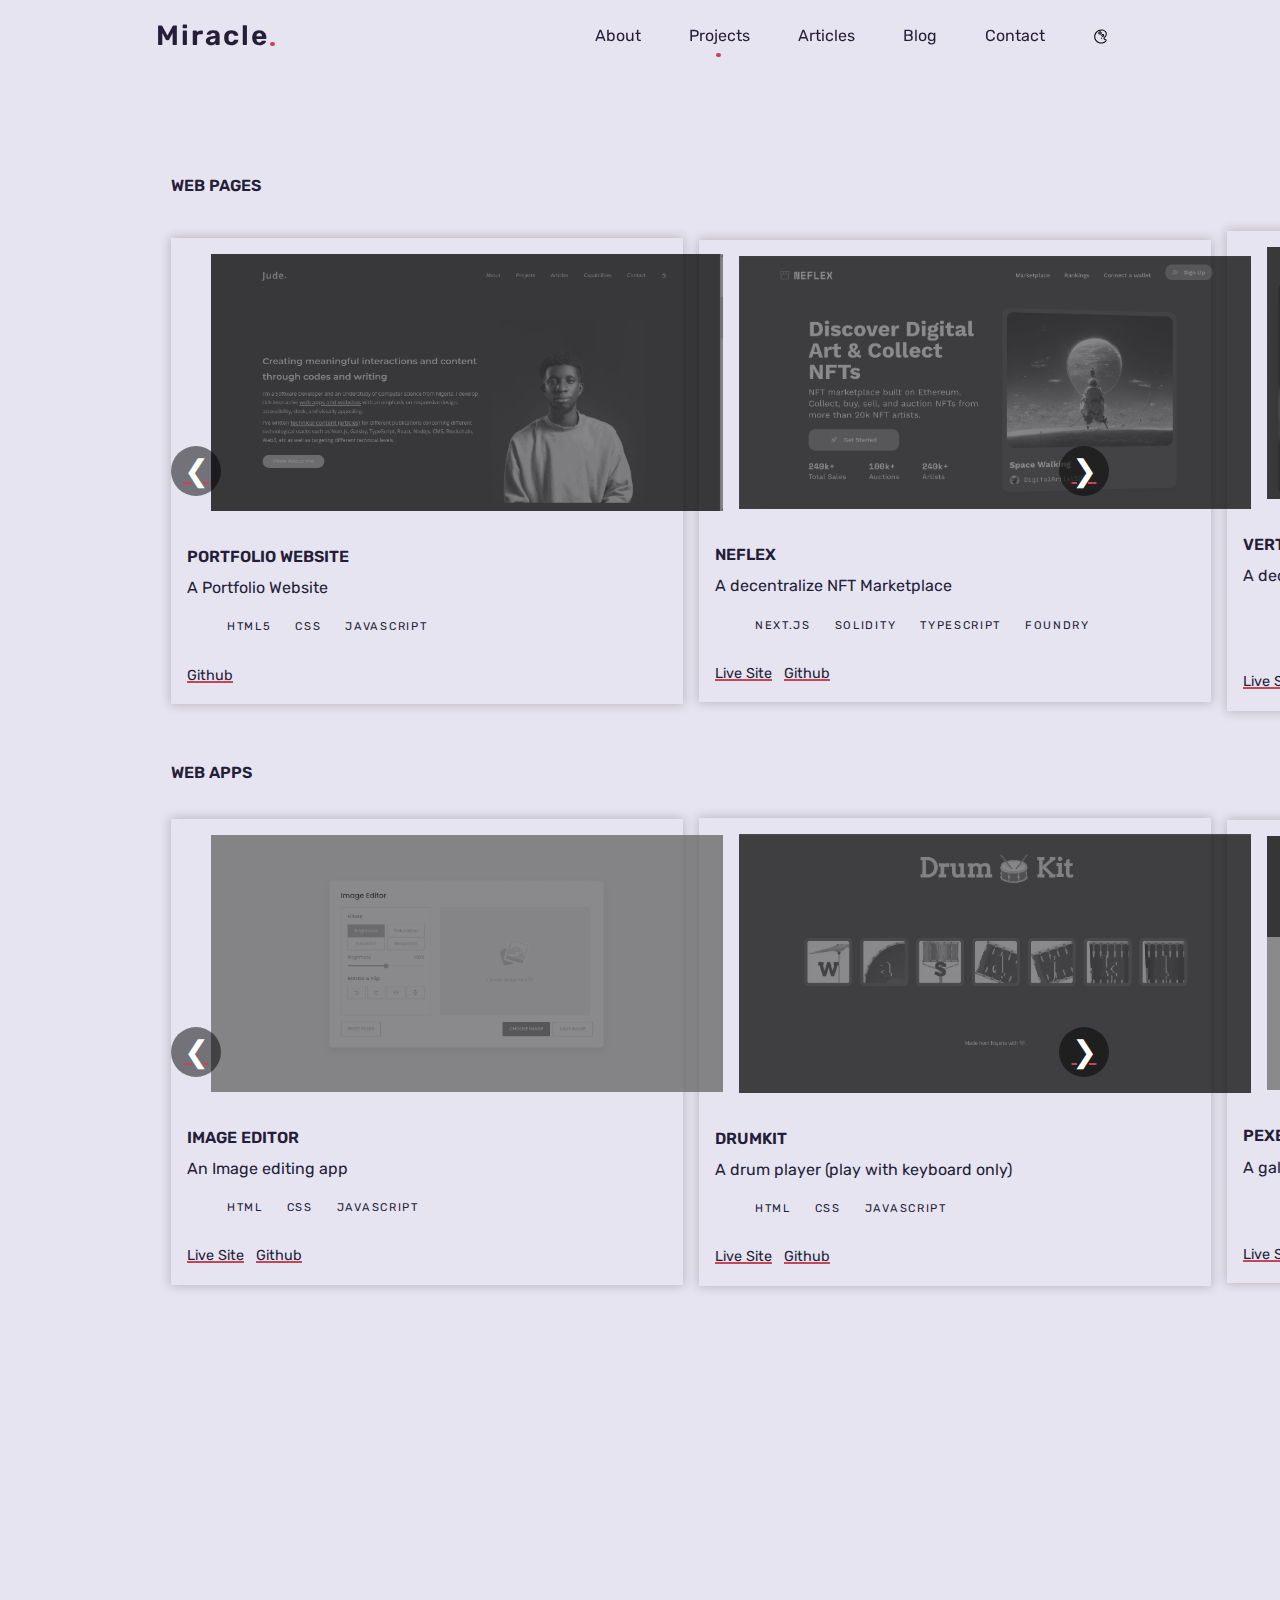
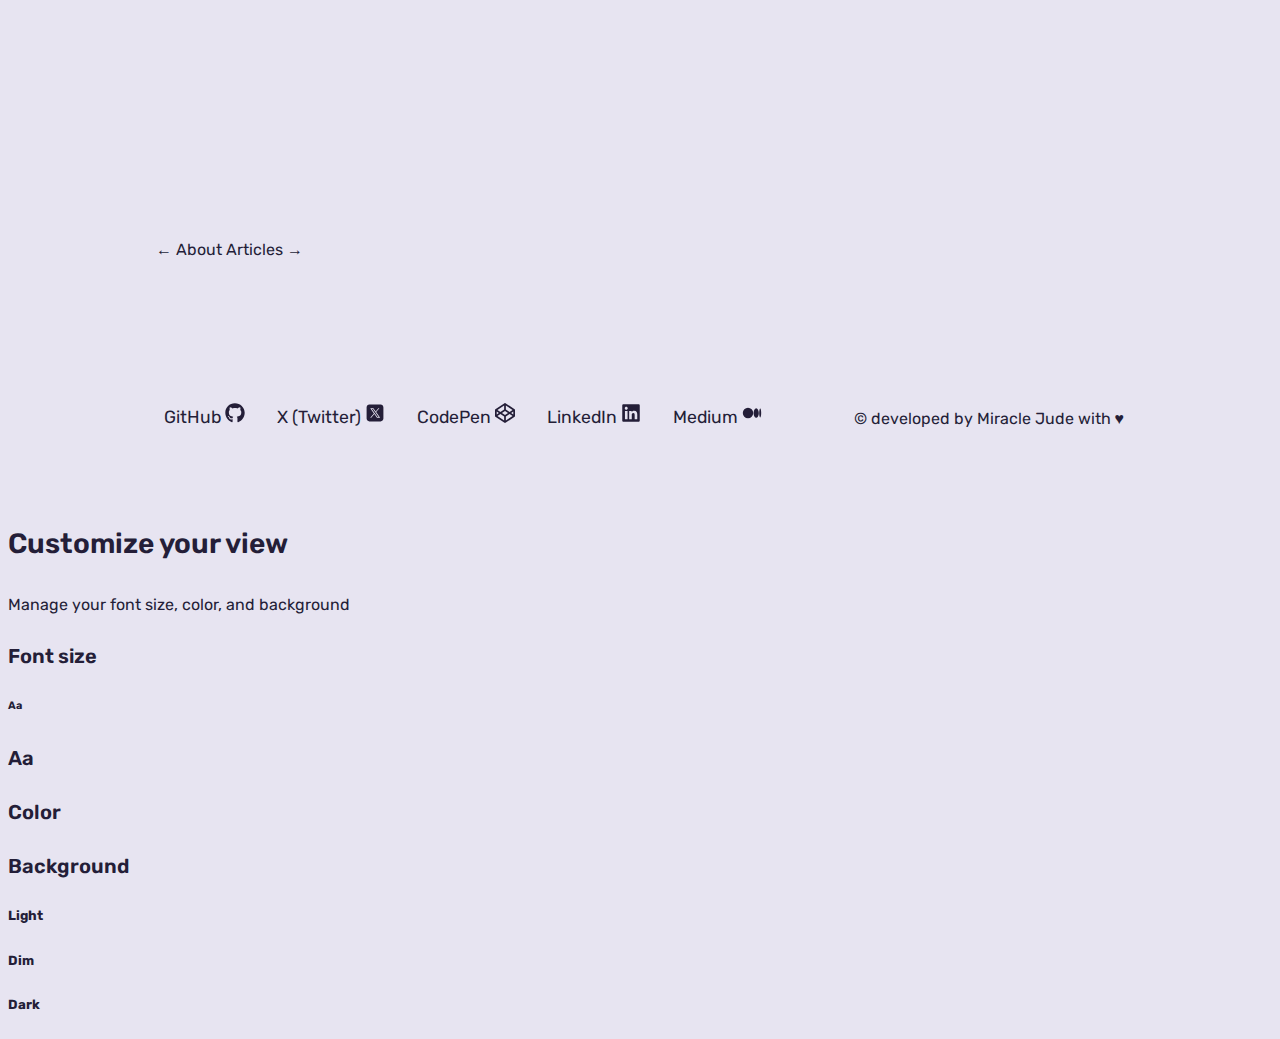
<file: project.html>
<!DOCTYPE html>
<html lang="en">

<head>
    <meta charset="UTF-8">
    <meta http-equiv="X-UA-Compatible" content="IE=edge">
    <meta name="viewport" content="width=device-width, initial-scale=1.0">
    <meta name="apple-mobile-web-app-status-bar-style" content="black-translucent">
    <meta name="description"
        content="Explore web development projects by Miracle Jude, including NFT marketplaces, e-commerce platforms, and Web3 applications built with React, Next.js, TypeScript, Solidity, and Rust.">
    <meta name="author" content="Miracle Jude">
    <link rel="canonical" href="https://judemiracle.com/project.html" />

    <link rel="apple-touch-icon" sizes="180x180" href="/static/assets/icons/apple-touch-icon.png">
    <link rel="icon" type="image/png" sizes="32x32" href="/static/assets/icons/favicon-32x32.png">
    <link rel="icon" type="image/png" sizes="16x16" href="/static/assets/icons/favicon-16x16.png">
    <link rel="icon" type="image/png" sizes="192x192" href="/static/assets/icons/android-chrome-192x192.png">
    <link rel="icon" type="image/png" sizes="512x512" href="/static/assets/icons/android-chrome-512x512.png">
    <!-- <link rel="manifest" href="/static/assets/icons/site.webmanifest"> -->

    <link rel="stylesheet" href="/static/css/index.css">
    <link rel="stylesheet" href="/static/css/project.css">
    <link rel="stylesheet" href="/static/css/animation.css">

    <!-- Google tag (gtag.js) -->
    <script async src="https://www.googletagmanager.com/gtag/js?id=G-F2R2VXW8ST"></script>
    <script>
        window.dataLayer = window.dataLayer || [];
        function gtag() { dataLayer.push(arguments); }
        gtag('js', new Date());

        gtag('config', 'G-F2R2VXW8ST');
    </script>

    <!-- FONTS -->
    <link rel="preconnect" href="https://fonts.google.com">
    <style>
        /* open-sans-300 - vietnamese_latin-ext_latin_greek-ext_greek_cyrillic-ext_cyrillic */
        @font-face {
            font-family: 'Open Sans';
            font-style: normal;
            font-weight: 300;
            font-display: swap;
            src: url('../fonts/open-sans/open-sans-v25-vietnamese_latin-ext_latin_greek-ext_greek_cyrillic-ext_cyrillic-300.woff2') format('woff2');
            /* Super Modern Browsers */
            src: local(''),
                url('../fonts/open-sans/open-sans-v25-vietnamese_latin-ext_latin_greek-ext_greek_cyrillic-ext_cyrillic-300.eot?#iefix') format('embedded-opentype'),
                /* IE6-IE8 */
                url('../fonts/open-sans/open-sans-v25-vietnamese_latin-ext_latin_greek-ext_greek_cyrillic-ext_cyrillic-300.eot'),
                /* IE9 Compat Modes */
                url('../fonts/open-sans/open-sans-v25-vietnamese_latin-ext_latin_greek-ext_greek_cyrillic-ext_cyrillic-300.woff') format('woff'),
                /* Modern Browsers */
                url('../fonts/open-sans/open-sans-v25-vietnamese_latin-ext_latin_greek-ext_greek_cyrillic-ext_cyrillic-300.ttf') format('truetype'),
                /* Safari, Android, iOS */
        }

        /* open-sans-regular - vietnamese_latin-ext_latin_greek-ext_greek_cyrillic-ext_cyrillic */
        @font-face {
            font-family: 'Open Sans';
            font-style: normal;
            font-weight: 400;
            font-display: swap;
            src: url('../fonts/open-sans/open-sans-v25-vietnamese_latin-ext_latin_greek-ext_greek_cyrillic-ext_cyrillic-regular.woff2') format('woff2');
            /* Super Modern Browsers */
            src: local(''),
                url('../fonts/open-sans/open-sans-v25-vietnamese_latin-ext_latin_greek-ext_greek_cyrillic-ext_cyrillic-regular.eot?#iefix') format('embedded-opentype'),
                /* IE6-IE8 */
                url('../fonts/open-sans/open-sans-v25-vietnamese_latin-ext_latin_greek-ext_greek_cyrillic-ext_cyrillic-regular.eot'),
                /* IE9 Compat Modes */
                url('../fonts/open-sans/open-sans-v25-vietnamese_latin-ext_latin_greek-ext_greek_cyrillic-ext_cyrillic-regular.woff') format('woff'),
                /* Modern Browsers */
                url('../fonts/open-sans/open-sans-v25-vietnamese_latin-ext_latin_greek-ext_greek_cyrillic-ext_cyrillic-regular.ttf') format('truetype'),
                /* Safari, Android, iOS */
        }

        /* open-sans-600 - vietnamese_latin-ext_latin_greek-ext_greek_cyrillic-ext_cyrillic */
        @font-face {
            font-family: 'Open Sans';
            font-style: normal;
            font-weight: 600;
            font-display: swap;
            src: url('../fonts/open-sans/open-sans-v25-vietnamese_latin-ext_latin_greek-ext_greek_cyrillic-ext_cyrillic-600.woff2') format('woff2');
            /* Super Modern Browsers */
            src: local(''),
                url('../fonts/open-sans/open-sans-v25-vietnamese_latin-ext_latin_greek-ext_greek_cyrillic-ext_cyrillic-600.eot?#iefix') format('embedded-opentype'),
                /* IE6-IE8 */
                url('../fonts/open-sans/open-sans-v25-vietnamese_latin-ext_latin_greek-ext_greek_cyrillic-ext_cyrillic-600.eot'),
                /* IE9 Compat Modes */
                url('../fonts/open-sans/open-sans-v25-vietnamese_latin-ext_latin_greek-ext_greek_cyrillic-ext_cyrillic-600.woff') format('woff'),
                /* Modern Browsers */
                url('../fonts/open-sans/open-sans-v25-vietnamese_latin-ext_latin_greek-ext_greek_cyrillic-ext_cyrillic-600.ttf') format('truetype'),
                /* Safari, Android, iOS */
        }


        /* MONTSERRAT */

        /* montserrat-500 - vietnamese_latin-ext_latin_cyrillic-ext_cyrillic */
        @font-face {
            font-family: 'Montserrat';
            font-style: normal;
            font-weight: 500;
            font-display: swap;
            src: url('../fonts/montserrat/montserrat-v18-vietnamese_latin-ext_latin_cyrillic-ext_cyrillic-500.woff2') format('woff2');
            /* Super Modern Browsers */
            src: local(''),
                url('../fonts/montserrat/montserrat-v18-vietnamese_latin-ext_latin_cyrillic-ext_cyrillic-500.eot?#iefix') format('embedded-opentype'),
                /* IE6-IE8 */
                url('../fonts/montserrat/montserrat-v18-vietnamese_latin-ext_latin_cyrillic-ext_cyrillic-500.eot'),
                /* IE9 Compat Modes */
                url('../fonts/montserrat/montserrat-v18-vietnamese_latin-ext_latin_cyrillic-ext_cyrillic-500.woff') format('woff'),
                /* Modern Browsers */
                url('../fonts/montserrat/montserrat-v18-vietnamese_latin-ext_latin_cyrillic-ext_cyrillic-500.ttf') format('truetype'),
                /* Safari, Android, iOS */
        }

        /* montserrat-600 - vietnamese_latin-ext_latin_cyrillic-ext_cyrillic */
        @font-face {
            font-family: 'Montserrat';
            font-style: normal;
            font-weight: 600;
            font-display: swap;
            src: url('../fonts/montserrat/montserrat-v18-vietnamese_latin-ext_latin_cyrillic-ext_cyrillic-600.woff2') format('woff2');
            /* Super Modern Browsers */
            src: local(''),
                url('../fonts/montserrat/montserrat-v18-vietnamese_latin-ext_latin_cyrillic-ext_cyrillic-600.eot?#iefix') format('embedded-opentype'),
                /* IE6-IE8 */
                url('../fonts/montserrat/montserrat-v18-vietnamese_latin-ext_latin_cyrillic-ext_cyrillic-600.eot'),
                /* IE9 Compat Modes */
                url('../fonts/montserrat/montserrat-v18-vietnamese_latin-ext_latin_cyrillic-ext_cyrillic-600.woff') format('woff'),
                /* Modern Browsers */
                url('../fonts/montserrat/montserrat-v18-vietnamese_latin-ext_latin_cyrillic-ext_cyrillic-600.ttf') format('truetype'),
                /* Safari, Android, iOS */
        }

        /* montserrat-700 - vietnamese_latin-ext_latin_cyrillic-ext_cyrillic */
        @font-face {
            font-family: 'Montserrat';
            font-style: normal;
            font-weight: 700;
            font-display: swap;
            src: url('../fonts/montserrat/montserrat-v18-vietnamese_latin-ext_latin_cyrillic-ext_cyrillic-700.woff2') format('woff2');
            /* Super Modern Browsers */
            src: local(''),
                url('../fonts/montserrat/montserrat-v18-vietnamese_latin-ext_latin_cyrillic-ext_cyrillic-700.eot?#iefix') format('embedded-opentype'),
                /* IE6-IE8 */
                url('../fonts/montserrat/montserrat-v18-vietnamese_latin-ext_latin_cyrillic-ext_cyrillic-700.woff') format('woff'),
                /* Modern Browsers */
                url('../fonts/montserrat/montserrat-v18-vietnamese_latin-ext_latin_cyrillic-ext_cyrillic-700.eot'),
                /* IE9 Compat Modes */
                url('../fonts/montserrat/montserrat-v18-vietnamese_latin-ext_latin_cyrillic-ext_cyrillic-700.ttf') format('truetype'),
                /* Safari, Android, iOS */
        }

        /* montserrat-800 - vietnamese_latin-ext_latin_cyrillic-ext_cyrillic */
        @font-face {
            font-family: 'Montserrat';
            font-style: normal;
            font-weight: 800;
            font-display: swap;
            src: url('../fonts/montserrat/montserrat-v18-vietnamese_latin-ext_latin_cyrillic-ext_cyrillic-800.woff2') format('woff2');
            /* Super Modern Browsers */
            src: local(''),
                url('../fonts/montserrat/montserrat-v18-vietnamese_latin-ext_latin_cyrillic-ext_cyrillic-800.eot?#iefix') format('embedded-opentype'),
                /* IE6-IE8 */
                url('../fonts/montserrat/montserrat-v18-vietnamese_latin-ext_latin_cyrillic-ext_cyrillic-800.eot'),
                /* IE9 Compat Modes */
                url('../fonts/montserrat/montserrat-v18-vietnamese_latin-ext_latin_cyrillic-ext_cyrillic-800.woff') format('woff'),
                /* Modern Browsers */
                url('../fonts/montserrat/montserrat-v18-vietnamese_latin-ext_latin_cyrillic-ext_cyrillic-800.ttf') format('truetype'),
                /* Safari, Android, iOS */
        }

        /* montserrat-900 - vietnamese_latin-ext_latin_cyrillic-ext_cyrillic */
        @font-face {
            font-family: 'Montserrat';
            font-style: normal;
            font-weight: 900;
            font-display: swap;
            src: url('../fonts/montserrat/montserrat-v18-vietnamese_latin-ext_latin_cyrillic-ext_cyrillic-900.woff2') format('woff2');
            /* Super Modern Browsers */
            src: local(''),
                url('../fonts/montserrat/montserrat-v18-vietnamese_latin-ext_latin_cyrillic-ext_cyrillic-900.eot?#iefix') format('embedded-opentype'),
                /* IE6-IE8 */
                url('../fonts/montserrat/montserrat-v18-vietnamese_latin-ext_latin_cyrillic-ext_cyrillic-900.eot'),
                /* IE9 Compat Modes */
                url('../fonts/montserrat/montserrat-v18-vietnamese_latin-ext_latin_cyrillic-ext_cyrillic-900.woff') format('woff'),
                /* Modern Browsers */
                url('../fonts/montserrat/montserrat-v18-vietnamese_latin-ext_latin_cyrillic-ext_cyrillic-900.ttf') format('truetype'),
                /* Safari, Android, iOS */
        }
    </style>
    <title>Miracle Jude: Projects</title>
</head>

<body>
    <!-- Nav  -->
    <nav class="nav container padd-15" id="nav">
        <a href="/" class="nav-logo" title="Go back to the homepage">
            <h2>Miracle</h2>
        </a>
        <!-- Nav Menu  -->
        <div class="nav-menu" id="nav-menu">
            <!-- Nav List  -->
            <ul class="nav-list">
                <li class="nav-item">
                    <a href="about.html" class="nav-link">About</a>
                </li>
                <li class="nav-item">
                    <a href="project.html" class="nav-link active-link">Projects</a>
                </li>
                <li class="nav-item">
                    <a href="article.html" class="nav-link">Articles</a>
                </li>
                <li class="nav-item">
                    <a href="blog.html" class="nav-link">Blog</a>
                </li>
                <li class="nav-item">
                    <a href="/#contact" class="nav-link">Contact</a>
                </li>
            </ul>
            <!-- nav close  -->
            <div class="nav-close" id="nav-close">
                <div class="line"></div>
                <div class="line"></div>
            </div>
        </div>
        <!-- Nav btn  -->
        <div class="nav-btns">
            <?xml version="1.0" encoding="utf-8"?>
            <!-- Generator: Adobe Illustrator 25.2.1, SVG Export Plug-In . SVG Version: 6.00 Build 0)  -->
            <svg fill="" height="15px" width="15px" class="change-theme" id="theme-button" version="1.1"
                id="lni_lni-pallet" xmlns="http://www.w3.org/2000/svg" xmlns:xlink="http://www.w3.org/1999/xlink"
                x="0px" y="0px" viewBox="0 0 64 64" style="enable-background:new 0 0 64 64;" xml:space="preserve">
                <g>
                    <path
                        d="M55.9,43.9l-0.3-0.2c-0.8-0.5-1.7-0.9-3.8-1.5l-0.1,0c-0.7-0.1-1.5-0.4-1.8-0.6l-0.1-0.1c-0.4-0.4-0.7-1.1-0.7-1.9
                        c0-0.7,0.3-1.4,0.7-1.9l3.9-3.9c6.9-6.9,6.9-17.8,0-24.8c-4.6-4.7-11-7.2-18.1-7.2c-7.9,0-15.9,3.4-22,9.4C8,16.9,5,24.3,5,32.4
                        c0,8.1,3.1,15.6,8.8,21.1c5.7,5.7,13.2,8.8,21.2,8.8c7.9,0,15.4-3.2,21.1-8.9c1.2-1.2,1.9-3,1.9-4.7C58,46.8,57.2,45,55.9,43.9z
                        M52.9,50.2c-4.8,4.9-11.2,7.6-17.9,7.6c-6.9,0-13.1-2.6-18-7.5c-4.8-4.7-7.5-11-7.5-17.9c0-6.9,2.6-13.1,7.4-18
                        C22.2,9.2,29,6.2,35.8,6.2c5.9,0,11.1,2,14.9,5.9c5.2,5.3,5.2,13.3,0,18.5l-4,4c-1.2,1.3-1.9,3.1-1.9,5c0,2,0.7,3.7,1.9,5
                        c1.2,1.3,3.6,1.9,4.2,2c1.4,0.3,1.9,0.6,2.3,0.8c0.2,0.3,0.4,0.8,0.4,1.3C53.5,49.2,53.2,49.9,52.9,50.2z" />
                    <path d="M36.8,36.7c-1.4,0-2.5,1.1-2.5,2.5s1.1,2.5,2.5,2.5s2.5-1.1,2.5-2.5S38.2,36.7,36.8,36.7z" />
                    <path d="M47.7,27.3c0-3.3-2.7-6.1-6.1-6.1s-6.1,2.7-6.1,6.1c0,3.3,2.7,6.1,6.1,6.1S47.7,30.7,47.7,27.3z M41.6,28.9
                        c-0.9,0-1.6-0.7-1.6-1.6s0.7-1.6,1.6-1.6s1.6,0.7,1.6,1.6S42.5,28.9,41.6,28.9z" />
                    <path d="M37.3,16.7c0-4-3.3-7.3-7.3-7.3s-7.3,3.3-7.3,7.3s3.3,7.3,7.3,7.3S37.3,20.8,37.3,16.7z M30,19.6c-1.6,0-2.8-1.3-2.8-2.8
                        c0-1.6,1.3-2.8,2.8-2.8s2.8,1.3,2.8,2.8C32.8,18.3,31.6,19.6,30,19.6z" />
                </g>
            </svg>
            <!-- toggle btn  -->
            <div class="icon-burger" id="nav-toggle">
                <div class="line"></div>
                <div class="line"></div>
            </div>
        </div>
    </nav>

    <!-- Main  -->
    <main>
        <!-- projects  -->
        <section class="project section" id="project">
            <div class="container">
                <!-- section title  -->
                <!-- <h2 class="section-title">Projects</h2> -->
                <div class="padd-15">
                    <div class="sections animate-section">
                        <h1>WEB PAGES</h1>
                        <div class="carousel-wrapper">
                            <div class="carousel">
                                <div class="carousel-slides">
                                    <div class="carousel-item active">
                                        <div class="project-card">
                                            <figure class="project-image">
                                                <img loading="lazy" src="/static/assets/images/my-portfolio.webp"
                                                    alt="portfolio website">
                                            </figure>
                                            <div class="details">
                                                <h1>Portfolio Website</h1>
                                                <p>A Portfolio Website</p>
                                                <ul class="tags">
                                                    <li>HTML5</li>
                                                    <li>CSS</li>
                                                    <li>JavaScript</li>
                                                </ul>
                                                <div class="links">
                                                    <a href="https://github.com/am-miracle/Portfolio-V2"
                                                        target="_blank">Github</a>
                                                </div>
                                            </div>
                                        </div>
                                    </div>
                                    <div class="carousel-item">
                                        <div class="project-card">
                                            <figure class="project-image">
                                                <img loading="lazy" src="/static/assets/images/neflex.webp"
                                                    alt="neflex">
                                            </figure>
                                            <div class="details">
                                                <h1>Neflex</h1>
                                                <p>A decentralize NFT Marketplace</p>
                                                <ul class="tags">
                                                    <li>Next.js</li>
                                                    <li>Solidity</li>
                                                    <li>TypeScript</li>
                                                    <li>Foundry</li>
                                                </ul>
                                                <div class="links">
                                                    <a href="https://neflex.vercel.app/" target="_blank">Live Site</a>
                                                    <a href="https://github.com/am-miracle/neflex"
                                                        target="_blank">Github</a>
                                                </div>
                                            </div>
                                        </div>
                                    </div>
                                    <div class="carousel-item">
                                        <div class="project-card">
                                            <figure class="project-image">
                                                <img loading="lazy" src="/static/assets/images/vertix.webp"
                                                    alt="vertix">
                                            </figure>
                                            <div class="details">
                                                <h1>Vertix</h1>
                                                <p>A decentralize Marketplace for digital assets</p>
                                                <ul class="tags">
                                                    <li>Next.js</li>
                                                    <li>Solidity</li>
                                                    <li>TypeScript</li>
                                                    <li>Foundry</li>
                                                    <li>Rust</li>
                                                    <li>Axum</li>
                                                </ul>
                                                <div class="links">
                                                    <a href="https://vertix.netlify.app/" target="_blank">Live Site</a>
                                                    <a href="https://github.com/Vertix-platform"
                                                        target="_blank">Github</a>
                                                </div>
                                            </div>
                                        </div>
                                    </div>
                                    <div class="carousel-item">
                                        <div class="project-card">
                                            <figure class="project-image">
                                                <img loading="lazy" src="/static/assets/images/greenore.webp"
                                                    alt="greenore">
                                            </figure>
                                            <div class="details">
                                                <h1>GreenoreAI</h1>
                                                <p>Marketplace for raw and concentrate ore</p>
                                                <ul class="tags">
                                                    <li>Next.js</li>
                                                    <li>Shadcn UI</li>
                                                    <li>TypeScript</li>
                                                    <li>Zustand</li>
                                                </ul>
                                                <div class="links">
                                                    <a href="https://greenore.ai" target="_blank">Live Site</a>
                                                </div>
                                            </div>
                                        </div>
                                    </div>
                                    <div class="carousel-item">
                                        <div class="project-card">
                                            <figure class="project-image">
                                                <img loading="lazy" src="/static/assets/images/kreatoors.webp"
                                                    alt="kreatoors">
                                            </figure>
                                            <div class="details">
                                                <h1>Kreatoors</h1>
                                                <p>AI-powered employee content creation</p>
                                                <ul class="tags">
                                                    <li>Next.js</li>
                                                    <li>Shadcn UI</li>
                                                    <li>TypeScript</li>
                                                    <li>Redux</li>
                                                </ul>
                                                <div class="links">
                                                    <a href="https://kreatoors.ai/platform" target="_blank">Live
                                                        Site</a>
                                                </div>
                                            </div>
                                        </div>
                                    </div>
                                    <div class="carousel-item">
                                        <div class="project-card">
                                            <figure class="project-image">
                                                <img loading="lazy" src="/static/assets/images/meatvault.webp"
                                                    alt="meat-vault">
                                            </figure>
                                            <div class="details">
                                                <h1>MeatVault</h1>
                                                <p>An E-commerce site for buying all kinds of meat type based in Canada
                                                </p>
                                                <ul class="tags">
                                                    <li>React</li>
                                                    <li>Chakra UI</li>
                                                    <li>TypeScript</li>
                                                    <li>Redux Toolkit</li>
                                                    <li>Headless CMS</li>
                                                </ul>
                                                <div class="links">
                                                    <a href="https://kreatoors.ai/platform" target="_blank">Live
                                                        Site</a>
                                                </div>
                                            </div>
                                        </div>
                                    </div>
                                    <div class="carousel-item">
                                        <div class="project-card">
                                            <figure class="project-image">
                                                <img loading="lazy" src="/static/assets/images/polltractr.webp"
                                                    alt="polltractr">
                                            </figure>
                                            <div class="details">
                                                <h1>PollTrackr</h1>
                                                <p>A Voting platform for Nigerians</p>
                                                <ul class="tags">
                                                    <li>React</li>
                                                    <li>Typescript</li>
                                                    <li>MongoDB</li>
                                                </ul>
                                                <div class="links">
                                                    <a href="https://polltrackr.com/" target="_blank">Live Site</a>
                                                </div>
                                            </div>
                                        </div>
                                    </div>
                                    <!-- <div class="carousel-item">
                                    <div class="project-card">
                                        <figure class="project-image">
                                            <img loading="lazy" src="/static/assets/images/real-est.webp" alt="Real Estate">
                                        </figure>
                                        <div class="details">
                                            <h1>Real Estate</h1>
                                            <p>A Website where users can view, buy and rent apartments</p>
                                            <ul class="tags">
                                                <li>React</li>
                                                <li>Rapid API</li>
                                                <li>Chakra UI</li>
                                            </ul>
                                            <div class="links">
                                                <a href="https://real-estate-app-phi-black.vercel.app" target="_blank">Live Site</a>
                                                <a href="https://github.com/am-miracle/real-estate-app" target="_blank">Github</a>
                                            </div>
                                        </div>
                                    </div>
                                </div> -->
                                </div>
                            </div>
                            <a class="carousel-control prev" role="button" data-slide="prev">
                                <span class="carousel-control-icon" aria-hidden="true"></span>
                                <span class="sr-only">&#10094;</span>
                            </a>
                            <a class="carousel-control next" role="button" data-slide="next">
                                <span class="carousel-control-icon" aria-hidden="true"></span>
                                <span class="sr-only">&#10095;</span>
                            </a>
                        </div>
                    </div>
                    <!-- WEB APPS  -->
                    <div class="sections animate-section">
                        <h1>WEB APPS</h1>
                        <div id="second-carousel" class="carousel-wrapper">
                            <div class="carousel">
                                <div class="carousel-slides">
                                    <div class="carousel-item active">
                                        <div class="project-card">
                                            <figure class="project-image">
                                                <img loading="lazy" src="/static/assets/images/image-editor.webp"
                                                    alt="Image Editor">
                                            </figure>
                                            <div class="details">
                                                <h1>Image Editor</h1>
                                                <p>An Image editing app</p>
                                                <ul class="tags">
                                                    <li>HTML</li>
                                                    <li>CSS</li>
                                                    <li>JavaScript</li>
                                                </ul>
                                                <div class="links">
                                                    <a href="https://piceditorandsave.netlify.app/" target="_blank">Live
                                                        Site</a>
                                                    <a href="https://github.com/am-miracle/image-editor"
                                                        target="_blank">Github</a>
                                                </div>
                                            </div>
                                        </div>
                                    </div>
                                    <div class="carousel-item">
                                        <div class="project-card">
                                            <figure class="project-image">
                                                <img loading="lazy" src="/static/assets/images/drumkit.webp"
                                                    alt="Drum player">
                                            </figure>
                                            <div class="details">
                                                <h1>DrumKit</h1>
                                                <p>A drum player (play with keyboard only)</p>
                                                <ul class="tags">
                                                    <li>HTML</li>
                                                    <li>CSS</li>
                                                    <li>JavaScript</li>
                                                </ul>
                                                <div class="links">
                                                    <a href="https://drumplaykit.netlify.app/" target="_blank">Live
                                                        Site</a>
                                                    <a href="https://github.com/am-miracle/JavaScript-Projects/tree/master/Drum%20Kit%20Player"
                                                        target="_blank">Github</a>
                                                </div>
                                            </div>
                                        </div>
                                    </div>
                                    <div class="carousel-item">
                                        <div class="project-card">
                                            <figure class="project-image">
                                                <img loading="lazy" src="/static/assets/images/pexel-clone.webp"
                                                    alt="gallery">
                                            </figure>
                                            <div class="details">
                                                <h1>Pexels Clone</h1>
                                                <p>A gallery of Images from Pexels API</p>
                                                <ul class="tags">
                                                    <li>HTML5</li>
                                                    <li>CSS</li>
                                                    <li>Typescript</li>
                                                </ul>
                                                <div class="links">
                                                    <a href="https://pexel-clone-app.netlify.app/" target="_blank">Live
                                                        Site</a>
                                                    <a href="https://github.com/am-miracle/pexels-clone-tsr"
                                                        target="_blank">Github</a>
                                                </div>
                                            </div>
                                        </div>
                                    </div>
                                    <div class="carousel-item">
                                        <div class="see-more">
                                            <a href="https://github.com/am-miracle" target="_blank">See more on
                                                Github</a>
                                        </div>
                                    </div>
                                </div>
                            </div>
                            <a class="carousel-control prev" role="button" data-slide="prev">
                                <span class="carousel-control-icon" aria-hidden="true"></span>
                                <span class="sr-only">&#10094;</span>
                            </a>
                            <a class="carousel-control next" role="button" data-slide="next">
                                <span class="carousel-control-icon" aria-hidden="true"></span>
                                <span class="sr-only">&#10095;</span>
                            </a>
                        </div>
                    </div>
                    <!-- CODE PENS  -->
                    <div class="sections animate-section">
                        <h1>PENS</h1>
                        <div id="third-carousel" class="carousel-wrapper">
                            <div class="carousel">
                                <div class="carousel-slides">
                                    <div class="carousel-item active">
                                        <div class="project-card">
                                            <!-- <div> -->
                                            <p class="codepen" data-height="300" data-default-tab="result"
                                                data-slug-hash="VwWZVJZ" data-user="JudeIV"
                                                style="height: 300px; box-sizing: border-box; display: flex; align-items: center; justify-content: center; border: 2px solid; margin: 1em 0; padding: 1em;">
                                                <span>See the Pen <a href="https://codepen.io/JudeIV/pen/VwWZVJZ"
                                                        target="_blank">
                                                        Analog and Digital Clock</a> by Miracle Jude (<a
                                                        href="https://codepen.io/JudeIV" target="_blank">@JudeIV</a>)
                                                    on <a href="https://codepen.io" target="_blank">CodePen</a>.</span>
                                            </p>
                                            <!-- </div> -->
                                            <div class="details">
                                                <h1>Analog and Digital Clock</h1>
                                            </div>
                                        </div>
                                    </div>
                                    <div class="carousel-item">
                                        <div class="project-card">
                                            <p class="codepen" data-height="300" data-default-tab="result"
                                                data-slug-hash="abJPdBW" data-user="JudeIV"
                                                style="height: 300px; box-sizing: border-box; display: flex; align-items: center; justify-content: center; border: 2px solid; margin: 1em 0; padding: 1em;">
                                                <span>See the Pen <a href="https://codepen.io/JudeIV/pen/abJPdBW"
                                                        target="_blank">
                                                        Recipes layout</a> by Miracle Jude (<a
                                                        href="https://codepen.io/JudeIV" target="_blank">@JudeIV</a>)
                                                    on <a href="https://codepen.io" target="_blank">CodePen</a>.</span>
                                            </p>
                                            <div class="details">
                                                <h1>Recipes layout</h1>
                                            </div>
                                        </div>
                                    </div>
                                    <div class="carousel-item">
                                        <div class="project-card">
                                            <p class="codepen" data-height="300" data-default-tab="result"
                                                data-slug-hash="eYvpBzw" data-user="JudeIV"
                                                style="height: 300px; box-sizing: border-box; display: flex; align-items: center; justify-content: center; border: 2px solid; margin: 1em 0; padding: 1em;">
                                                <span>See the Pen <a href="https://codepen.io/JudeIV/pen/eYvpBzw"
                                                        target="_blank">
                                                        text animation : Transition</a> by Miracle Jude (<a
                                                        href="https://codepen.io/JudeIV" target="_blank">@JudeIV</a>)
                                                    on <a href="https://codepen.io" target="_blank">CodePen</a>.</span>
                                            </p>
                                            <div class="details">
                                                <h1>Don't Quit animation</h1>
                                            </div>
                                        </div>
                                    </div>
                                    <div class="carousel-item">
                                        <div class="see-more">
                                            <a href="https://codepen.io/your-work?cursor=ZD0wJm89MSZwPTEmdj01NDM0MDc4Ng=="
                                                target="_blank">Click to see more pens</a>
                                        </div>
                                    </div>
                                </div>
                            </div>
                            <a class="carousel-control prev" role="button" data-slide="prev">
                                <span class="carousel-control-icon" aria-hidden="true"></span>
                                <span class="sr-only">&#10094;</span>
                            </a>
                            <a class="carousel-control next" role="button" data-slide="next">
                                <span class="carousel-control-icon" aria-hidden="true"></span>
                                <span class="sr-only">&#10095;</span>
                            </a>
                        </div>
                    </div>
                </div>
                <div class="page-nav">
                    <a href="about.html">&#8592; About</a>
                    <a href="article.html">Articles &#8594;</a>
                </div>
            </div>
    </main>

    <!-- Footer  -->
    <footer>
        <div class="container">
            <div class="footer-content">
                <div class="footer-media">
                    <a href="https://www.github.com/am-miracle" title="Github" target="_blank">
                        <span class="visually-hidden">GitHub</span>
                        <svg aria-hidden="true" focusable="false" data-prefix="fab" data-icon="github"
                            class="svg-inline--fa fa-github fa-w-16" role="img" xmlns="http://www.w3.org/2000/svg"
                            viewBox="0 0 496 512">
                            <path fill="currentColor"
                                d="M165.9 397.4c0 2-2.3 3.6-5.2 3.6-3.3.3-5.6-1.3-5.6-3.6 0-2 2.3-3.6 5.2-3.6 3-.3 5.6 1.3 5.6 3.6zm-31.1-4.5c-.7 2 1.3 4.3 4.3 4.9 2.6 1 5.6 0 6.2-2s-1.3-4.3-4.3-5.2c-2.6-.7-5.5.3-6.2 2.3zm44.2-1.7c-2.9.7-4.9 2.6-4.6 4.9.3 2 2.9 3.3 5.9 2.6 2.9-.7 4.9-2.6 4.6-4.6-.3-1.9-3-3.2-5.9-2.9zM244.8 8C106.1 8 0 113.3 0 252c0 110.9 69.8 205.8 169.5 239.2 12.8 2.3 17.3-5.6 17.3-12.1 0-6.2-.3-40.4-.3-61.4 0 0-70 15-84.7-29.8 0 0-11.4-29.1-27.8-36.6 0 0-22.9-15.7 1.6-15.4 0 0 24.9 2 38.6 25.8 21.9 38.6 58.6 27.5 72.9 20.9 2.3-16 8.8-27.1 16-33.7-55.9-6.2-112.3-14.3-112.3-110.5 0-27.5 7.6-41.3 23.6-58.9-2.6-6.5-11.1-33.3 2.6-67.9 20.9-6.5 69 27 69 27 20-5.6 41.5-8.5 62.8-8.5s42.8 2.9 62.8 8.5c0 0 48.1-33.6 69-27 13.7 34.7 5.2 61.4 2.6 67.9 16 17.7 25.8 31.5 25.8 58.9 0 96.5-58.9 104.2-114.8 110.5 9.2 7.9 17 22.9 17 46.4 0 33.7-.3 75.4-.3 83.6 0 6.5 4.6 14.4 17.3 12.1C428.2 457.8 496 362.9 496 252 496 113.3 383.5 8 244.8 8zM97.2 352.9c-1.3 1-1 3.3.7 5.2 1.6 1.6 3.9 2.3 5.2 1 1.3-1 1-3.3-.7-5.2-1.6-1.6-3.9-2.3-5.2-1zm-10.8-8.1c-.7 1.3.3 2.9 2.3 3.9 1.6 1 3.6.7 4.3-.7.7-1.3-.3-2.9-2.3-3.9-2-.6-3.6-.3-4.3.7zm32.4 35.6c-1.6 1.3-1 4.3 1.3 6.2 2.3 2.3 5.2 2.6 6.5 1 1.3-1.3.7-4.3-1.3-6.2-2.2-2.3-5.2-2.6-6.5-1zm-11.4-14.7c-1.6 1-1.6 3.6 0 5.9 1.6 2.3 4.3 3.3 5.6 2.3 1.6-1.3 1.6-3.9 0-6.2-1.4-2.3-4-3.3-5.6-2z">
                            </path>
                        </svg>
                    </a>
                    <a href="https://www.x.com/miraclejudeiv" title="X" target="_blank">
                        <span class="visually-hidden">X (Twitter)</span>
                        <svg aria-hidden="true" focusable="false" data-prefix="fab" data-icon="x"
                            class="svg-inline--fa fa-twitter fa-w-16" role="img" xmlns="http://www.w3.org/2000/svg"
                            x="0px" y="0px" viewBox="0 0 50 50">
                            <path fill="currentColor"
                                d="M 11 4 C 7.134 4 4 7.134 4 11 L 4 39 C 4 42.866 7.134 46 11 46 L 39 46 C 42.866 46 46 42.866 46 39 L 46 11 C 46 7.134 42.866 4 39 4 L 11 4 z M 13.085938 13 L 21.023438 13 L 26.660156 21.009766 L 33.5 13 L 36 13 L 27.789062 22.613281 L 37.914062 37 L 29.978516 37 L 23.4375 27.707031 L 15.5 37 L 13 37 L 22.308594 26.103516 L 13.085938 13 z M 16.914062 15 L 31.021484 35 L 34.085938 35 L 19.978516 15 L 16.914062 15 z">
                            </path>
                        </svg>
                    </a>
                    <a href="https://codepen.io/judeiv" title="Codepen" target="_blank">
                        <span class="visually-hidden">CodePen</span>
                        <svg aria-hidden="true" focusable="false" data-prefix="fab" data-icon="codepen"
                            class="svg-inline--fa fa-codepen fa-w-16" role="img" xmlns="http://www.w3.org/2000/svg"
                            viewBox="0 0 512 512">
                            <path fill="currentColor"
                                d="M502.285 159.704l-234-156c-7.987-4.915-16.511-4.96-24.571 0l-234 156C3.714 163.703 0 170.847 0 177.989v155.999c0 7.143 3.714 14.286 9.715 18.286l234 156.022c7.987 4.915 16.511 4.96 24.571 0l234-156.022c6-3.999 9.715-11.143 9.715-18.286V177.989c-.001-7.142-3.715-14.286-9.716-18.285zM278 63.131l172.286 114.858-76.857 51.429L278 165.703V63.131zm-44 0v102.572l-95.429 63.715-76.857-51.429L234 63.131zM44 219.132l55.143 36.857L44 292.846v-73.714zm190 229.715L61.714 333.989l76.857-51.429L234 346.275v102.572zm22-140.858l-77.715-52 77.715-52 77.715 52-77.715 52zm22 140.858V346.275l95.429-63.715 76.857 51.429L278 448.847zm190-156.001l-55.143-36.857L468 219.132v73.714z">
                            </path>
                        </svg>
                    </a>
                    <a href="https://www.linkedin.com/in/miracle-jude-4b7a4b179" title="LinkedIn" target="_blank">
                        <span class="visually-hidden">LinkedIn</span>
                        <svg aria-hidden="true" focusable="false" data-prefix="fab" data-icon="linkedin"
                            class="svg-inline--fa fa-linkedin fa-w-14" role="img" xmlns="http://www.w3.org/2000/svg"
                            viewBox="0 0 448 512">
                            <path fill="currentColor"
                                d="M416 32H31.9C14.3 32 0 46.5 0 64.3v383.4C0 465.5 14.3 480 31.9 480H416c17.6 0 32-14.5 32-32.3V64.3c0-17.8-14.4-32.3-32-32.3zM135.4 416H69V202.2h66.5V416zm-33.2-243c-21.3 0-38.5-17.3-38.5-38.5S80.9 96 102.2 96c21.2 0 38.5 17.3 38.5 38.5 0 21.3-17.2 38.5-38.5 38.5zm282.1 243h-66.4V312c0-24.8-.5-56.7-34.5-56.7-34.6 0-39.9 27-39.9 54.9V416h-66.4V202.2h63.7v29.2h.9c8.9-16.8 30.6-34.5 62.9-34.5 67.2 0 79.7 44.3 79.7 101.9V416z">
                            </path>
                        </svg>
                    </a>
                    <a href="https://medium.com/@judemiracle" title="Medium" target="_blank">
                        <span class="visually-hidden">Medium</span>
                        <svg aria-hidden="true" focusable="false" data-prefix="fab" data-icon="medium"
                            class="svg-inline--fa fa-instagram fa-w-14" role="img" xmlns="http://www.w3.org/2000/svg"
                            x="0px" y="0px" viewBox="0 0 50 50">
                            <path fill="currentColor"
                                d="M15 12A13 13 0 1015 38 13 13 0 1015 12zM35.5 13c-3.59 0-6.5 5.373-6.5 12 0 1.243.102 2.441.292 3.568.253 1.503.662 2.879 1.192 4.065.265.593.56 1.138.881 1.627.642.978 1.388 1.733 2.202 2.201C34.178 36.811 34.827 37 35.5 37s1.322-.189 1.933-.539c.814-.468 1.56-1.223 2.202-2.201.321-.489.616-1.034.881-1.627.53-1.185.939-2.562 1.192-4.065C41.898 27.441 42 26.243 42 25 42 18.373 39.09 13 35.5 13zM45.5 14c-.259 0-.509.173-.743.495-.157.214-.307.494-.448.833-.071.169-.14.353-.206.551-.133.395-.257.846-.37 1.343-.226.995-.409 2.181-.536 3.497-.063.658-.112 1.349-.146 2.065C43.017 23.499 43 24.241 43 25s.017 1.501.051 2.217c.033.716.082 1.407.146 2.065.127 1.316.31 2.501.536 3.497.113.498.237.948.37 1.343.066.198.135.382.206.551.142.339.292.619.448.833C44.991 35.827 45.241 36 45.5 36c1.381 0 2.5-4.925 2.5-11S46.881 14 45.5 14z">
                            </path>
                        </svg>
                    </a>
                </div>
                <div class="copyright">
                    © developed by Miracle Jude with ♥
                </div>
            </div>
        </div>
    </footer>
    <!-- Theme customization  -->
    <div class="customize-theme">
        <div class="card">
            <h2>Customize your view</h2>
            <p>Manage your font size, color, and background</p>
            <!-- font size  -->
            <div class="font-size">
                <h3>Font size</h3>
                <div>
                    <h6>Aa</h6>
                    <div class="choose-size">
                        <span class="font-size-1"></span>
                        <span class="font-size-2"></span>
                        <span class="font-size-3"></span>
                        <span class="font-size-4"></span>
                    </div>
                    <h3>Aa</h3>
                </div>
            </div>
            <!-- color  -->
            <div class="color">
                <h3>Color</h3>
                <div class="choose-color">
                    <span class="color-1"></span>
                    <span class="color-2"></span>
                    <span class="color-3"></span>
                    <span class="color-4"></span>
                    <span class="color-5"></span>
                </div>
            </div>
            <!-- background  -->
            <div class="background">
                <h3>Background</h3>
                <div class="choose-bg">
                    <div class="bg-1">
                        <span></span>
                        <h5 for="bg-1">Light</h5>
                    </div>
                    <div class="bg-2">
                        <span></span>
                        <h5 for="bg-2">Dim</h5>
                    </div>
                    <div class="bg-3">
                        <span></span>
                        <h5 for="bg-3">Dark</h5>
                    </div>
                </div>
            </div>
        </div>
    </div>
    <script src="./static/js/index.js" defer></script>
    <script src="./static/js/project.js" defer></script>

</body>
<script async src="https://cpwebassets.codepen.io/assets/embed/ei.js"></script>

</html>
</file>
<file: static/css/index.css>
@import '/static/css/root.css';

/* Button  */
.btn{
    padding:  0.75rem 2rem;
    line-height: 1;
    border-radius: var(--border-radius);
}
.btn:focus{
    outline: 0;
}
@keyframes button-push {
    50%{
        transform: scale(0.8);
    }
    100%{
        transform: scale(1);
    }
}
.btn-default{
    color: #fff;
    vertical-align: middle;
    display: inline-block;
    background-color: var(--color-primary);
    transform: perspective(1px) translate(0);
}
.btn-default:hover{
    animation-name: button-push;
    animation-duration: 0.3s;
    animation-timing-function: linear;
    animation-iteration-count: 1;
}


/* Header  */
header {
    text-align: center;
    position: relative;
    height: 100vh;
    position: static;
    top: 0;
    left: 0;
    width: 100%;
}

.header-container {
    height: 100%;
    display: flex;
    flex-direction: column;
    justify-content: center;
    text-align: left;
    align-items: start;
}
.logo {
    text-align: center;
    font-size: var(--logo-font-size);
    letter-spacing: 1px;
    text-transform: uppercase;
}
header .header-text {
    position: relative;
}
header h1 {
    font-size: var(--header-font-size-h1);
    margin: 0;
    font-family: var(--title-font);
}
header h1 p {
    position: relative;
    font: inherit;
    margin: 0;
    width: fit-content;
    font-weight: var(--font-bold);
    text-align: left;
    line-height: 130%;
    letter-spacing: -0.03em;
}
header h2 {
    max-width: 65ch;
    font-weight: var(--font-small);
    margin: 0;
}
header .fixed-header {
    position: absolute;
    height: 100vh;
    width: 100%;
    top: 0;
    left: 0;
    right: 0;
    bottom: 0;
}
/* Nav  */

.nav{
    height: calc(var(--header-height));
    display: flex;
    justify-content: space-between;
    align-items: center;
    column-gap: 3rem;
    position: sticky;
    top: 0;
    transition: top 500ms ease-in-out;
    z-index: 100;
}
nav.scroll-up,
nav:focus-within {
  top: 0;
  background: var(--color-light);
}

nav.scroll-down {
    top: -100%;
}
.nav-logo{
    position: relative;
    font-size: var(--h2-font-size);
    font-weight: var(--font-semi-bold);
    letter-spacing: 0.125rem;
}
.nav-logo::after {
    position: absolute;
    content: '';
    width: 0.3rem;
    height: 0.3rem;
    border-radius: 50%;
    background-color: var(--color-primary);
    top: 56%;
    right: -0.35rem;
}
.nav-menu{
    margin-left: auto;
}
.nav-list{
    display: flex;
    column-gap: 3rem;
}
.nav-link{
    font-weight: var(--font-medium);
    transition: .3s;
}
.nav-link:hover{
    color: var(--color-primary);
}
.nav-close{
    font-size: 1rem;
    position: absolute;
    top: 1rem;
    right: 1.25rem;
    cursor: pointer;
}
.nav-btns{
    display: inline-flex;
    align-items: center;
    column-gap: 1rem;
}

.change-theme{
    font-size: 1.15rem;
    cursor: pointer;
}
.nav-toggle{
    font-size: 1.2rem;
    cursor: pointer;
}
.nav-close,
.nav-toggle{
    display: none;
}

.active-link{
    position: relative;
}
.active-link::before{
    content: '';
    position: absolute;
    bottom: -0.75rem;
    left: 45%;
    width: 0.3rem;
    height: 0.3rem;
    background-color: var(--color-primary);
    border-radius: 50%;
}

/* Home  */
.home{
    display: flex;
    justify-content: center;
    height: 100vh;
    min-height: 100vh;
}
.home .intro{
    max-width: 540px;
    text-align: center;
}

.home .intro img{
    margin-bottom: var(--m-1);
}
.home .intro .social-icons{
    margin-top: var(--m-1-5);
    margin-bottom: var(--m-2);
}
.home .intro .social-icons li{
    display: inline-flex;
}
.home .intro .social-icons li:not(:last-child){
    margin-right: var(--m-1-5);
}
.home .intro .social-icons a{
    font-size: var(--h3-font-size);
}

/* Scroll down  */
.scroll-down{
    position: absolute;
    bottom: var(--m-2-5);
    left: 0;
    width: 100%;
}
.mouse-wrapper{
    font-size: var(--small-font-size);
    display: block;
    margin: auto;
    max-width: 100px;
    text-align: center;
}

@keyframes ani-mouse {
    0%{
        top: 29%;
    }
    15%{
        top: 50%;
    }
    50%{
        top: 50%;
    }
    100%{
        top: 29%;
    }
}

.mouse{
    border: 2px solid var(--color-dark);
    display: block;
    height: 1.7rem;
    width: 1.25rem;
    margin: auto;
    margin-top: var(--m-0-75);
    border-radius: var(--border-radius);
    position: relative;
}
.mouse .wheel {
    background-color: var(--color-dark);
    height: 0.25rem;
    width: 0.25rem;
    margin: auto;
    border-radius: 50%;
    position: absolute;
    top: var(--m-0-5);
    left: 40%;
    display: block;
    animation: ani-mouse 1s linear infinite;
}

/* .scroll-header{
    box-shadow: 0 1px 4px rgba(165, 125, 125, .02);
} */

/* Footer */
footer{
    padding: 2em 0;
}

.footer-media{
    display: flex;
    justify-content: center;
    align-items: center;
    margin: 2rem -0.5rem;
}
.footer-media a{
    margin: 0 1rem;
    font-size: 1.1rem;
}
.footer-media a svg{
    height: 20px;
    width: 20px;
}
.footer-media a img{
    height: 20px;
    width: 20px;
}
.copyright{
    text-align: center;
}
@media screen and (min-width: 768px){
    .footer-content{
        display: flex;
        align-items: center;
        justify-content: space-between;
    }
    .footer-media{
        justify-content: start;
        align-items: start;
        margin: 2rem -0.5rem;
    }
    .copyright{
        text-align: right;
    }
}
</file>
<file: static/css/main.css>
@import '/static/css/root.css';

/* About  */
.about-img{
    flex:  0 0 25%;
    max-width: 25%;
}
.about-content{
    flex: 0 0 75%;
    max-width: 75%;
}
.about-content .about-text, .about-content .skills{
    flex: 0 0 50%;
    max-width: 50%;
}
.rounded{
    background-color: var(--color-white);
    padding: var(--card-padding);
    border-radius: var(--border-radius);
}
.about-text p {
    text-align: justify;
    margin-bottom: var(--m-1);
}

.about-content .skills .skill-item {
    flex: 0 0 100%;
    max-width: 100%;
}

.about-content .skills .skill-item h4 {
    margin-bottom: var(--m-0-75);
}

.about-content .skills .skill-item .progress {
    background-color: var(--color-light);
    height: 0.45rem;
    border-radius: var(--border-radius);
    width: 100%;
    position: relative;
}
.about-content .skills .skill-item:not(:last-child){
    margin-bottom: var(--m-1-5);
}
.about-content .skills .skill-item .progress .progress-in{
    position: absolute;
    left: 0;
    right: 0;
    top: 0;
    height: 100%;
    border-radius: var(--border-radius);
}

.about-content .skills .skill-item .skill-percent{
    position: absolute;
    right: 0;
    top: -2.25rem;
}
.fact-item{
    flex: 0 0 25%;
    max-width: 25%;
    margin-top: var(--m-2-5);
    text-align: center;
}
.fact-item i{
    font-size: var(--h2-font-size);
    color: var(--color-gray);
}


/* Service  */
.services .service-item{
    flex: 0 0 33.33%;
    max-width: 33.33%;
    display: flex;
    padding: var(--card-padding);

}
.services .service-item .service-item-inner{
    border-radius: var(--border-radius);
    text-align: center;
    padding: var(--card-padding);
    transform: translateY(0);
    transition: .3s;
}

.services .service-item .service-item-inner:hover{
    transform: translateY(-0.625rem);
}
.services .service-item img{
    margin-bottom: var(--m-0-75);

}
.service-item h3{
    margin-bottom: var(--m-0-5);
    color: #fff;
}
.service-item p{
    margin-bottom: var(--m-0-75);
    color: #fff;
}
.text{
    text-align: center;
    margin-top: var(--m-1-5);
}
.text a{
    color: var(--color-primary);
}

/* project  */

.project .project-filter{
    flex: 0 0 100%;
    max-width: 100%;
    text-align: center;
    margin-bottom: var(--m-2-5);
}
.project .project-filter button{
    border: none;
    background-color: transparent;
    font-weight: var(--font-semi-bold);
    text-transform: capitalize;
    margin: 0 var(--m-0-75);
    cursor: pointer;
    white-space: nowrap;
    transition: .3s;
}
.project .project-filter button.active{
    color: var(--color-primary);
    position: relative;
}
.project .project-filter button.active::before{
    content: '';
    position: absolute;
    bottom: -0.75rem;
    left: 45%;
    width: 0.3rem;
    height: 0.3rem;
    background-color: var(--color-primary);
    border-radius: 50%;
}
.project-item{
    flex: 0 0 33.33%;
    max-width: 33.33%;
    margin-bottom: var(--m-1-5);
}
.project-item-inner{
    position: relative;
    overflow: hidden;
}
.project-item-inner{
    background-color: var(--color-white);
    overflow: hidden;
    /* border-radius: var(--border-radius); */
    transform: translateY(0);
    transition: .3s;
}
.project-item-inner:hover{
    transform: translateY(-0.98rem);
}
.project-item-thumbnail img {
    display: block;
    object-fit: cover;
    opacity: 0.8;
    filter: contrast(75%) grayscale(1);
    transition: filter 1000ms, opacity 500ms;
}
.project-item-inner:hover .project-item-thumbnail img{
    opacity: 1;
    filter: none;
}

.project-item-inner:hover h3, .project-item-inner:hover span{
    opacity: 1;
    transform: translateY(0);
}

.project-detail{
    background-color: var(--background-color);
    padding: 1rem 1rem .5rem 1rem;
    height: 100%;
}
.project-site{
    text-transform: uppercase;
    color: var(--grey-text);
    font-size: var(--small-font-size);
    transition: color 500ms;
    font-family: "Montserrat";
}
.project-description{
    margin: 1em 0;
}
.project-tags{
    display: flex;
    padding: 1rem;
    margin: 0;
}
.project-tags .tag{
    margin-right: 2rem;
    font-size: 0.7rem;
    text-transform: uppercase;
    list-style: disc;
    letter-spacing: 0.15em;
}
.project-links{
    display: flex;
    flex-wrap: wrap;
    align-items: end;
    margin: 0 -1rem;
}
.project-links a{
    margin: 1rem;
    border-radius: 0;
    padding: 1em 1em;
    text-transform: uppercase;
    letter-spacing: 0.15em;
}

/* Blog  */
.blog-item{
    flex: 0 0 33.33%;
    max-width: 33.33%;
    display: flex;
}
.blog-item .inner{
    background-color: var(--color-white);
    overflow: hidden;
    border-radius: var(--border-radius);
    transform: translateY(0);
    transition: .3s;
}
.blog-item .inner:hover{
    transform: translateY(-0.98rem);
}
.blog-item .thumb{
    position: relative;
    overflow: hidden;
}
.blog-item .thumb img{
    transform: scale(1);
    transition: .3s;
}
.blog-item .thumb:hover img{
    transform: scale(1.1);
    transition: .3s;
}
.blog-item .category{
    background: var(--color-primary);
    border-bottom-left-radius: 0.98rem;
    border-bottom-right-radius: 0.98rem;
    color: #fff;
    font-size: var(--small-font-size);
    padding: 0.12rem 0.5rem;
    position: absolute;
    left: 1.25rem;
    top: 0;
    z-index: 1;
    font-family: var(--title-font);
}
.blog-item .details{
    padding: 1.25rem;
}
.blog-item .details .title{
    line-height: 1.2;
    font-family: var(--title-font);
}
.blog-item .details p{
    line-height: 1.2;
    margin-top: var(--m-1);
}
.blog-item .details a:hover{
    color: var(--color-primary);
}

/* Contact  */

.contact-form{
    flex: 0 0 50%;
    max-width: 50%;
}
.contact-inputs{
    display: grid;
    /* row-gap: 2rem; */
    margin-bottom: var(--m-2-5);
}
.contact-content{
    position: relative;
    height: 4.5rem;
    border-bottom: 2px solid var(--color-gray);
}
.contact-content span{
    position: absolute;
    bottom: -2px;
    left: 0;
    content: '';
    height: 2px;
    width: 0;
    transition: .5s;
    background: var(--color-primary);
}
.contact-input:focus ~ span{
    width: 100%;
}
.contact-input{
    position: absolute;
    top: 0;
    left: 0;
    width: 100%;
    height: 100%;
    padding: 1rem 1rem 1rem 0;
    margin-top: 1rem;
    background: none;
    outline: none;
    border: none;
    z-index: 1;
}
.contact-label{
    position: absolute;
    top: .50rem;
    width: 100%;
    font-size: var(--small-font-size);
    transition: .3s;
}
.content-area{
    height: 10rem;
}
.content-area textarea{
    resize: none;
}
.contact-form button{
    border: none;
    outline: none;
}
.contact-input:focus + .contact-label{
    top: .11rem;
    left: 0;
    z-index: 1;
    color: var(--color-primary);
    margin-bottom: var(--m-2);
}

/* Customize Theme  */
.customize-theme{
    background: rgba(0, 0, 0, .4);
    height: 100vh;
    width: 100vw;
    position: fixed;
    top: 0;
    left: 0;
    z-index: 100;
    text-align: center;
    display: grid;
    place-items: center;
    font-size: var(--small-font-size);
    display: none;
}
.customize-theme .card{
    background: var(--color-white);
    padding: 3rem;
    border-radius: var(--border-radius);
    width: 40%;
    max-width: 600px;
}

.customize-theme .font-size{
    margin-top: var(--m-2-5);
}

.customize-theme .font-size> div {
    display: flex;
    justify-content: center;
    align-items: center;
    background: var(--color-light);
    padding: .6rem 1rem;
    border-radius: var(--border-radius);
}
.customize-theme .choose-size{
    background: hsl(252, 100%, 90%);
    height: 0.35rem;
    width: 100%;
    margin: 0 1rem;
    display: flex;
    justify-content: space-between;
    align-items: center;
}
.customize-theme .choose-size span{
    width: 1rem;
    height: 1rem;
    background: hsl(252, 100%, 90%);
    border-radius: 50%;
    cursor: pointer;
}
.customize-theme .choose-size span.active{
    background: var(--color-primary);
}
.customize-theme .color{
    margin-top: var(--m-2);
}
.customize-theme .choose-color{
    background: var(--color-light);
    border-radius: var(--border-radius);
    padding: .6rem 1rem;
    display: flex;
    justify-content: space-between;
    align-items: center;
}

.customize-theme .choose-color span{
    width: 1.8rem;
    height: 1.8rem;
    border-radius: 50%;
    background: var(--color-primary);
}
.customize-theme .choose-color span:nth-child(1){
    background: hsl(252, 75%, 60%);
}
.customize-theme .choose-color span:nth-child(2){
    background: hsl(52, 75%, 60%);
}
.customize-theme .choose-color span:nth-child(3){
    background: hsl(352, 75%, 60%);
}
.customize-theme .choose-color span:nth-child(4){
    background: hsl(152, 75%, 60%);
}
.customize-theme .choose-color span:nth-child(5){
    background: hsl(202, 75%, 60%);
}

.customize-theme .choose-color span.active{
    border: 5px solid #fff;
}
.customize-theme .background{
    margin-top: var(--m-2);
}
.customize-theme .choose-bg{
    display: flex;
    align-items: center;
    justify-content: space-between;
    gap: .6rem;
}
.customize-theme .choose-bg > div{
    padding: .8rem .2rem;
    width: 100%;
    display: flex;
    align-items: center;
    justify-content: space-evenly;
    border-radius: 0.4rem;
    cursor: pointer;
}
.customize-theme .choose-bg > div.active{
    border: 2px solid var(--color-primary);
}
.customize-theme .choose-bg .bg-1{
    background: hsl(252, 30%, 92%);
    color: hsl(252, 30%, 17%);
}
.customize-theme .choose-bg .bg-2{
    background: hsl(252, 30%, 17%);
    color: #fff;
}
.customize-theme .choose-bg .bg-3{
    background: hsl(252, 30%, 10%);
    color: #fff;
}
.customize-theme .choose-bg > div span{
    width: 1.4rem;
    height: 1.4rem;
    border: 2px solid var(--color-gray);
    border-radius: 50%;
}


/* media queries  */
@media only screen and (max-width: 1200px) {
    .customize-theme .card{
        width: 50vw;
    }
}

@media only screen and (max-width: 968px)  {
    .about-content,.about-img{
        flex: 0 0 100%;
        max-width: 100%;
    }
    .about-img{
        text-align: center;
        margin-bottom: var(--m-2-5);
    }
    .project-item,
    .blog-item,
    .services .service-item{
        flex: 0 0 50%;
        max-width: 50%;
        margin-bottom: var(--m-2-5);
    }
    .customize-theme .card{
        width: 58vw;
    }
}

@media only screen and (max-width: 768px) {
    body{
        margin: var(--header-height) 0 0 0;
    }
    .container{
        max-width: 592px;
    }
    .nav{
        height: var(--header-height);
    }
    .nav-list{
        flex-direction: column;
        row-gap: 1.5rem;
    }
    .nav-menu{
        position: fixed;
        background: var(--color-white);
        width: 80%;
        height: -100%;
        top: 0;
        right: 100%;
        padding: 4rem 0 0 3rem;
        border-radius: 1rem 0 0 1rem;
        z-index: 100;
        transition: .3s;
    }
    .show-menu {
        right: 0;
    }
    .nav-close, .nav-toggle{
        display: inline-flex;
    }
    .contact-data,
    .contact-form,
    .project-item,
    .blog-item,
    .services .service-item,
    .about-content .about-text,
    .about-content .skills{
        flex: 0 0 100%;
        max-width: 100%;
    }
    /* .project-item, */
        /* .blog-item, */
    .fact-item{
        flex: 0 0 50%;
        max-width: 50%;
    }
    .about-content .about-text{
        margin-bottom: var(--m-1-5);
    }
    .contact-data,
    .blog-item{
        margin-bottom: var(--m-2-5);
    }
    .customize-theme .card{
        width: 75vw;
    }
}

@media only screen and (max-width: 576px) {
    .blog-item,
    .project-item{
        flex: 0 0 100%;
        max-width: 100%;
    }
    .blog-item .inner,
    .project-item-inner{
        max-width: 380px;
        margin: 0 auto;
    }
    .customize-theme .card{
        width: 96vw;
        padding: 1rem;
    }
}

@media only screen and (max-width: 320px) {
    .fact-item{
        flex: 0 0 100%;
        max-width: 100%;
    }
}
</file>
<file: static/css/animation.css>
@import '/static/css/root.css';


/* Keyframes for slide-in from the left */
@keyframes slideInLeft {
    0% {
        opacity: 0;
        transform: translateX(-100%);
    }
    100% {
        opacity: 1;
        transform: translateX(0);
    }
}

/* Keyframes for slide-in from the right */
@keyframes slideInRight {
    0% {
        opacity: 0;
        transform: translateX(100%);
    }
    100% {
        opacity: 1;
        transform: translateX(0);
    }
}

/* Keyframes for fade-in with a delay */
@keyframes fadeInDelayed {
    0% {
        opacity: 0;
    }
    50% {
        opacity: 0;
    }
    100% {
        opacity: 1;
    }
}

/* Keyframes for typing effect */
@keyframes typing {
    from {
        width: 0;
    }
    to {
        width: 100%;
    }
}

/* Keyframes for blink cursor effect */
@keyframes blinkCursor {
    50% {
        border-right-color: transparent;
    }
}

/* Scroll button animation */
@keyframes bounce {
    0%, 20%, 50%, 80%, 100% {
        transform: translateY(0) scale(1);
        opacity: 1;
    }
    40% {
        transform: translateY(-10px) scale(1.1);
        opacity: 0.8;
    }
    60% {
        transform: translateY(-5px) scale(1.05);
        opacity: 0.9;
    }
}

.scroll-button {
    animation: fadeInBlur 1s cubic-bezier(0.4, 0, 0.2, 1) forwards;
    opacity: 0;
    animation-delay: 1s;
}

.scroll-button .mouse {
    animation: bounce 2s ease-in-out infinite;
    animation-delay: 2s;
}

/* Keyframes for fade-in animation */
@keyframes fadeInUp {
    0% {
        opacity: 0;
        transform: translateY(50px);
    }
    100% {
        opacity: 1;
        transform: translateY(0);
    }
}


/* Keyframes for card reveal animations */
@keyframes cardReveal {
    0% {
        opacity: 0;
        transform: translateY(30px) scale(0.95);
    }
    100% {
        opacity: 1;
        transform: translateY(0) scale(1);
    }
}

@keyframes staggeredReveal {
    0% {
        opacity: 0;
        transform: translateY(30px);
        filter: blur(10px);
    }
    100% {
        opacity: 1;
        transform: translateY(0);
        filter: blur(0);
    }
}

/* INDEX PAGE ANIMATIONS */

/* Hero Section Animations */
@keyframes fadeInBlur {
    0% {
        opacity: 0;
        transform: translateY(20px);
        filter: blur(10px);
    }
    100% {
        opacity: 1;
        transform: translateY(0);
        filter: blur(0);
    }
}

@keyframes slideInScale {
    0% {
        opacity: 0;
        transform: translateY(30px) scale(0.9);
    }
    100% {
        opacity: 1;
        transform: translateY(0) scale(1);
    }
}

@keyframes gradientText {
    0% {
        background-position: 0% 50%;
    }
    50% {
        background-position: 100% 50%;
    }
    100% {
        background-position: 0% 50%;
    }
}

/* Animate the logo */
.logo-container .logo {
    display: inline-block;
    overflow: hidden;
    white-space: nowrap;
    animation: typing 1.5s steps(20, end),
             blinkCursor 0.75s step-end infinite;
    border-right: 2px solid var(--color-primary);
    animation-fill-mode: forwards;
    animation-delay: 0.2s;
}

/* Animate the header text */
.header-text h1 p {
    background: linear-gradient(120deg, var(--color-primary), #6366f1);
    background-size: 200% auto;
    background-clip: text;
    background-clip: text;
    -webkit-background-clip: text;
    color: transparent;
    color: transparent;
    -webkit-text-fill-color: transparent;
    animation: gradientText 8s ease infinite;
    transition: transform 0.3s ease;
}

.header-text h1 p:hover {
    transform: translateX(10px);
}

.header-text h1 p:nth-child(1) {
    animation: slideInScale 0.8s cubic-bezier(0.4, 0, 0.2, 1) forwards;
    opacity: 0;
}

.header-text h1 p:nth-child(2) {
    animation: slideInScale 0.8s cubic-bezier(0.4, 0, 0.2, 1) forwards;
    opacity: 0;
    animation-delay: 0.3s;
}

.header h2 {
    animation: fadeInBlur 1s cubic-bezier(0.4, 0, 0.2, 1) forwards;
    opacity: 0;
    animation-delay: 0.6s;
}


/* About section specific animations */
@keyframes slideFromLeft {
    0% {
        opacity: 0;
        transform: translateX(-50px);
        filter: blur(5px);
    }
    100% {
        opacity: 1;
        transform: translateX(0);
        filter: blur(0);
    }
}

@keyframes slideFromRight {
    0% {
        opacity: 0;
        transform: translateX(50px);
        filter: blur(5px);
    }
    100% {
        opacity: 1;
        transform: translateX(0);
        filter: blur(0);
    }
}

@keyframes scaleIn {
    0% {
        opacity: 0;
        transform: scale(0.8);
    }
    100% {
        opacity: 1;
        transform: scale(1);
    }
}

/* Default section styling */
.animate-section {
    opacity: 0;
    transform: translateY(50px);
    transition: opacity 1s ease-out, transform 1s ease-out;
}

/* Animate sections when they come into view */
.animate-section.in-view {
    opacity: 1;
    transform: translateY(0);
}

/* Specific animations for each section */
/* About section animations */
#about.animate-section.in-view {
    animation: none;
    opacity: 1;
}

#about .about-text-container {
    opacity: 0;
    animation: slideFromLeft 0.8s cubic-bezier(0.4, 0, 0.2, 1) forwards;
    animation-delay: 0.2s;
}

#about .about-text-container h2 {
    opacity: 0;
    transform: translateY(20px);
    animation: fadeInUp 0.8s cubic-bezier(0.4, 0, 0.2, 1) forwards;
    animation-delay: 0.4s;
}

#about .about-text-container p span {
    opacity: 0;
    display: block;
    transform: translateY(20px);
    animation: fadeInUp 0.8s cubic-bezier(0.4, 0, 0.2, 1) forwards;
}

#about .about-text-container p:nth-child(1) span { animation-delay: 0.6s; }
#about .about-text-container p:nth-child(2) span { animation-delay: 0.8s; }

#about.animate-section.in-view .about-button {
    opacity: 0;
    animation: fadeInUp 0.8s cubic-bezier(0.4, 0, 0.2, 1) forwards;
    animation-delay: 1s;
}

#about .about-image-container {
    opacity: 0;
    animation: slideFromRight 0.8s cubic-bezier(0.4, 0, 0.2, 1) forwards;
    animation-delay: 0.4s;
}

#about .about-image-container img {
    transform-origin: center;
    animation: scaleIn 1.2s cubic-bezier(0.4, 0, 0.2, 1) forwards;
    animation-delay: 0.6s;
    filter: brightness(0.95);
    transition: filter 0.3s ease, transform 0.3s ease;
}

#about .about-image-container img:hover {
    filter: brightness(1.05);
    transform: scale(1.02);
}

#project .animate-section.in-view.row {
    animation: none;
}

#project .animate-section.in-view .project-item {
    opacity: 0;
    animation: staggeredReveal 0.6s cubic-bezier(0.4, 0, 0.2, 1) forwards;
}

#project .animate-section.in-view .project-item:nth-child(1) {
    animation-delay: 0.1s;
}

#project .animate-section.in-view .project-item:nth-child(2) {
    animation-delay: 0.2s;
}

#project .animate-section.in-view .project-item:nth-child(3) {
    animation-delay: 0.3s;
}
#project.animate-section.in-view .projects {
    animation: fadeInUp 1s ease-out 1s;
}

#article.animate-section.in-view {
    animation: fadeInUp 1s ease-out;
}
#article .animate-section.in-view.row {
    animation: none;
}

#article .animate-section.in-view .blog-item {
    opacity: 0;
    animation: staggeredReveal 0.6s cubic-bezier(0.4, 0, 0.2, 1) forwards;
}

#article .animate-section.in-view .blog-item:nth-child(1) {
    animation-delay: 0.1s;
}

#article .animate-section.in-view .blog-item:nth-child(2) {
    animation-delay: 0.2s;
}

#article .animate-section.in-view .blog-item:nth-child(3) {
    animation-delay: 0.3s;
}
#article.animate-section.in-view .articles {
    animation: fadeInUp 1s ease-out 1s;
}

#services .animate-section.in-view.row {
    animation: none;
}

#services .animate-section.in-view .service-item {
    opacity: 0;
    animation: staggeredReveal 0.6s cubic-bezier(0.4, 0, 0.2, 1) forwards;
}

#services .animate-section.in-view .service-item:nth-child(1) {
    animation-delay: 0.1s;
}

#services .animate-section.in-view .service-item:nth-child(2) {
    animation-delay: 0.2s;
}

#services .animate-section.in-view .service-item:nth-child(3) {
    animation-delay: 0.3s;
}
#services.animate-section.in-view .text {
    animation: fadeInUp 1s ease-out 1s;
}

#contact.animate-section.in-view {
    animation: fadeInUp 1s ease-out;
}


/* ABOUT PAGE ANIMATION  */
#about.animate-section.in-view .section-title {
    animation: fadeInUp 1s ease-out;
}
#about.animate-section.in-view .bold-text {
    animation: zoomIn 1s ease-out 1.5s;
}
#about.animate-section.in-view .cv {
    animation: fadeInUp 1s ease-out 1s;
}
</file>
<file: static/css/about.css>
html {
    scroll-behavior: smooth;
}
.inner-wrapper{
    max-width: 960px;
    margin: 0 auto;
}
.intro-container {
    display: flex;
    flex-wrap: wrap;
    align-items: center;
    margin: 5rem 0;
}

.bold-text {
    font-size: 1.5rem;
    color: var(--grey-text);
    margin-bottom: var(--m-1);
}

.cv{
    display: flex;
    justify-content: center;
    align-items: center;
    max-width: 100%;
}
.cv a{
    text-transform: uppercase;
    font-family: var(--title-font);
}
.tab-wrapper{
    margin: var(--m-2-5) auto 0 auto;
    max-width: 960px;
}

.tab-container{
    display: flex;
    align-items: center;
    justify-content: center;
    gap: 2rem;
    font-size: var(--h2-font-size);
    margin-bottom: var(--m-1-5);
}

.tab{
    cursor: pointer;
}
.tab-container span:hover{
    color: var(--color-primary);
}
.tab.active{
    border-bottom: 3px solid var(--color-primary);
}

[data-tab-content] {
    display: none;
}
.active[data-tab-content] {
    display: block;
}
/* @media screen and (max-width: 720px) {
    .intro-container {
      flex-direction: column-reverse;
    }
    .intro {
      margin-left: 0;
      margin-bottom: 2rem;
    }
  } */


.timeline {
    position: relative;
    max-width: 900px;
    margin: auto;
    font-family: var(--body-font);
}
.timeline::before {
    content: '';
    position: absolute;
    width: 5px;
    background: var(--color-primary);
    top: 0;
    bottom: 0;
    left: 50%;
    transform: translateX(-50%);
    transition: height 0.3s ease-in-out;
}
.timeline-item {
    position: relative;
    width: 50%;
    padding: 20px;
    box-sizing: border-box;
    opacity: 0;
    transform: translateY(30px);
    transition: opacity 0.6s ease, transform 0.6s ease;
}
.timeline-item:nth-child(odd) {
    text-align: left;
    left: 0;
}
.timeline-item:nth-child(even) {
    left: 50%;
}
.timeline-dot {
    position: absolute;
    width: 15px;
    height: 15px;
    background: var(--color-primary);
    border-radius: 50%;
    transform: translate(-50%, -50%) scale(0);
    transition: transform 0.6s ease;
}
.timeline-item:nth-child(odd) .timeline-dot {
    left: 100%;
    top: 50%;
}
.timeline-item:nth-child(even) .timeline-dot {
    left: 0%;
    top: 50%;
}

.timeline-content {
    background: var(--color-white);
    padding: 15px;
    border-radius: var(--border-radius);
    box-shadow: var(--box-shadow);
}
.timeline-content ul{
    list-style-type: square;
    margin-left: 1rem;
    margin-top: 0.5rem;
}
.timeline-content a {
    font-style: italic;
}
.timeline-content h3 {
    font-family: var(--title-font);
}
.timeline-item.visible {
    opacity: 1;
    transform: translateY(0);
}
.timeline-item.visible .timeline-dot {
    transform: translate(-50%, -50%) scale(1);
}
@media screen and (max-width: 600px) {
    .timeline::before {
        left: 20px;
    }
    .timeline-item {
        max-width: 95%;
        width: auto;
        left: 0 !important;
        text-align: left !important;
        margin: 0 auto;
    }
    .timeline-dot {
        left: 12px !important;
    }
}

.skills-container {
    display: flex;
    flex-direction: column;
    gap: 15px;
    max-width: 900px;
    margin: auto;
}
.skills-category {
    padding: 15px;
    border-radius: 8px;
}
.skills-category h3 {
    margin-top: 0;
}
.skills {
    display: flex;
    flex-wrap: wrap;
    gap: 10px;
    text-transform: uppercase;
    letter-spacing: 1px;
}
.skill {
    padding: 10px 15px;
    border-radius: 5px;
}
</file>
<file: static/css/articles.css>
.filter-wrapper {
    display: flex;
    justify-content: space-between;
    flex-direction: row;
}

.filter-container {
    display: flex;
    flex-direction: column;
    gap: .5rem;
    margin-bottom: var(--m-2);
    flex: 0 0 30%;
    max-width: 30%;
    position: relative;
}

.filterDiv {
    padding: 2rem 1.5rem;
    margin-bottom: var(--m-1);
    border-radius: var(--border-radius);
    position: relative;
    overflow: hidden;
    background: var(--color-white);
    border: 1px solid rgba(0, 0, 0, 0.05);
    transition: all 0.3s ease;
}

.filterDiv:hover {
    transform: translateY(-5px);
    box-shadow: 0 10px 30px -10px rgba(0, 0, 0, 0.1);
    border-color: var(--color-primary);
}

.filterDiv hr {
    display: none;
}

.filter-btn {
    background: transparent;
    font-size: var(--small-font-size);
    padding: .2rem 1rem;
    font-family: var(--title-font);
    cursor: pointer;
    border: 1px solid transparent;
    border-radius: 2rem;
    transition: all 0.3s ease;
}

.filter-btn:hover {
    color: var(--color-primary);
    background: rgba(var(--color-primary), 0.1);
    border-color: var(--color-primary);
}

.active {
    color: var(--color-white);
    font-weight: var(--font-semi-bold);
    background: var(--color-primary);
    border-left: 2px solid var(--color-primary);
}

.card-container {
    flex: 0 0 70%;
    max-width: 70%;
}

.article-title {
    margin-bottom: var(--m-1);
    font-family: var(--title-font);
    font-size: var(--h3-font-size);
}

a .article-title:hover {
    color: var(--color-primary);
}

.article-content {
    margin-bottom: var(--m-1);
}

.filterDiv {
    display: none;
}

.article-details {
    display: flex;
    flex-wrap: nowrap;
    justify-content: space-between;
    align-items: center;
    font-family: var(--title-font);
}

.article-details span {
    font-weight: var(--font-semi-bold);
}

hr {
    margin: var(--m-2) 0 var(--m-2-5) 0;
    border-top: 2px dotted var(--color-primary);
}

.show {
    display: block;
}

/* --- Article Body Content Styling --- */

#article-container {
    max-width: 800px;
    margin: 0 auto;
}

.article-body-content {
    font-size: var(--normal-font-size);
    line-height: 1.8;
    color: var(--color-dark);
}

.article-body-content h1,
.article-body-content h2,
.article-body-content h3,
.article-body-content h4,
.article-body-content h5,
.article-body-content h6 {
    margin-top: var(--m-2);
    margin-bottom: var(--m-1);
    font-family: var(--title-font);
    font-weight: var(--font-bold);
    color: var(--color-primary);
    line-height: 1.3;
}

.article-body-content h1 {
    font-size: 2rem;
}

.article-body-content h2 {
    font-size: 1.75rem;
}

.article-body-content h3 {
    font-size: 1.5rem;
}

.article-body-content h4 {
    font-size: 1.25rem;
}

.article-body-content p {
    margin-bottom: var(--m-1-5);
}

.article-body-content ul,
.article-body-content ol {
    margin-bottom: var(--m-1-5);
    padding-left: 2rem;
}

.article-body-content ul {
    list-style: disc;
}

.article-body-content ol {
    list-style: decimal;
}

.article-body-content li {
    margin-bottom: 0.5rem;
}

.article-body-content blockquote {
    border-left: 4px solid var(--color-primary);
    margin: var(--m-2) 0;
    padding: 1rem 1.5rem;
    font-style: italic;
    background: var(--color-white);
    /* Use theme-adaptive white */
    border-radius: 0 var(--border-radius) var(--border-radius) 0;
    box-shadow: 0 4px 6px -1px rgba(0, 0, 0, 0.05);
}

.article-body-content strong,
.article-body-content b {
    font-weight: var(--font-bold);
    color: var(--color-primary);
}

.article-body-content a {
    color: var(--color-primary);
    text-decoration: underline;
    font-weight: var(--font-semi-bold);
}

.article-body-content img {
    border-radius: var(--border-radius);
    margin: var(--m-2) 0;
    display: block;
    width: 100%;
    height: auto;
    object-fit: cover;
}

.article-body-content pre {
    background: #1e1e1e;
    /* Standard dark code background */
    color: #f0f0f0;
    padding: 1.5rem;
    border-radius: var(--border-radius);
    overflow-x: auto;
    margin-bottom: var(--m-1-5);
    font-family: 'Courier New', Courier, monospace;
    font-size: 0.9em;
    line-height: 1.5;
    box-shadow: 0 4px 6px -1px rgba(0, 0, 0, 0.2);
}

.article-body-content code {
    font-family: 'Courier New', Courier, monospace;
    background: var(--color-white);
    color: var(--color-primary);
    padding: 0.2em 0.4em;
    border-radius: 0.3em;
    font-size: 0.9em;
    box-shadow: 0 1px 2px rgba(0, 0, 0, 0.1);
}

.article-body-content pre code {
    background: transparent;
    color: inherit;
    padding: 0;
    border-radius: 0;
    box-shadow: none;
    font-size: inherit;
}

@media only screen and (max-width: 768px) {
    .filter-wrapper {
        display: block;
    }

    .filter-container,
    .card-container {
        flex: 0 0 100%;
        max-width: 100%;
    }

    .filter-container {
        display: flex;
        width: 100%;
        flex-direction: row;
        flex-wrap: wrap;
        gap: .5rem;
        margin-bottom: var(--m-2-5);
    }

    .filter-btn {
        border: 1px solid var(--color-primary);
        border-radius: var(--border-radius);
    }
}


.skeleton {
    background: #e0e0e0;
    border-radius: 4px;
    margin-bottom: 0.5rem;
    position: relative;
    overflow: hidden;
}

.skeleton::after {
    display: block;
    content: '';
    position: absolute;
    width: 100%;
    height: 100%;
    transform: translateX(-100%);
    background: linear-gradient(90deg, transparent, rgba(255, 255, 255, 0.4), transparent);
    animation: shimmer 1.5s infinite;
}

@keyframes shimmer {
    100% {
        transform: translateX(100%);
    }
}

.skeleton-card {
    padding: 2rem 1.5rem;
    margin-bottom: var(--m-1);
    background: var(--color-white);
    border-radius: var(--border-radius);
    border: 1px solid rgba(0, 0, 0, 0.05);
}

.skeleton-title {
    height: 2rem;
    width: 70%;
    margin-bottom: 1rem;
}

.skeleton-date {
    height: 1rem;
    width: 30%;
}

@keyframes fadeUp {
    from {
        opacity: 0;
        transform: translateY(20px);
    }

    to {
        opacity: 1;
        transform: translateY(0);
    }
}

.animate-fade-up {
    opacity: 0;
    animation: fadeUp 0.8s ease-out forwards;
}

.delay-100 {
    animation-delay: 0.1s;
}

.delay-200 {
    animation-delay: 0.2s;
}

.delay-300 {
    animation-delay: 0.3s;
}

.delay-400 {
    animation-delay: 0.4s;
}
</file>
<file: static/css/project.css>
.sections {
  margin: 3rem 0;
}
.sections h1{
  margin-bottom: 2rem;
}
.carousel-wrapper{
  position: relative;
}
.carousel {
  position: relative;
}

.carousel-slides {
  display: flex;
  align-items: center;
  transition: transform 0.5s ease;
  gap: 1rem;
}

.carousel-wrapper a{
  text-decoration: underline var(--color-primary) 2px;
}

.carousel-control {
  position: absolute;
  top: 50%;
  transform: translateY(-50%);
  z-index: 10;
  width: 50px;
  height: 50px;
  background-color: rgba(0, 0, 0, 0.5);
  border-radius: 50%;
  color: #fff;
  text-align: center;
  line-height: 50px;
  font-size: 30px;
  transition: background-color 0.3s ease;
  cursor: pointer;
}

.carousel-control:hover {
  background-color: var(--color-primary);
}

.carousel-control.prev {
  left: 0;
}

.carousel-control.next {
  right: 0;
}

.carousel-item.active {
  opacity: 1;
}

.project-card {
  scroll-snap-align: center;
  flex: 1 1 40vw;
  display: flex;
  flex-direction: column;
  min-width: 40vw;
  box-shadow: 0px 0 10px 1px rgb(0 0 0 / 20%);
}
.see-more a {
  display: block;
  width: 200px;
}
.project-card + .project-card {
  margin-left: 1.5rem;
}

.project-image, .codepen {
  width: 100%;
}

.project-image img, .codepen {
  display: block;
  width: 100%;
  height: auto;
  opacity: 0.8;
  filter: brightness(45%) grayscale(1);
  transition: filter 1000ms;
}

.project-card:hover .project-image img,
.project-card:focus-within .project-image img {
  filter: brightness(100%) grayscale(0);
}

.details {
  padding: 1rem;
  height: 100%;
  display: flex;
  flex-direction: column;
}

.details p {
  margin: 0 0 0.5rem;
  font-size: 1rem;
}

.details h1 {
  font-size: 1em;
  margin: 0 0 0.25rem;
  color: var(--shade-500);
  text-transform: uppercase;
}

.tags {
  display: flex;
  flex-wrap: wrap;
  margin: 0.5rem 0;
}

.tags li {
  margin-right: 1.5rem;
  font-size: 0.7rem;
  text-transform: uppercase;
  letter-spacing: 0.15em;
}

.links {
  padding-top: 1em;
  margin-top: auto;
  color: var(--grey-text);
}

.links a {
  font-size: 0.9rem;
  margin-right: 0.5rem;
  transition: color 500ms;
}

.links a:hover,
.links a:focus {
  color: var(--color-gray);
}

.more-link {
  margin: 0 1.5rem;
  display: flex;
  align-items: center;
  scroll-snap-align: center;
}

.more-link a {
  display: block;
  width: max-content;
}

@media screen and (max-width: 720px) {
  .project-card {
    min-width: 80vw;
  }
}

/* Automatic Sliding */
/* .carousel {
  animation: slide 20s linear 3s infinite;
} */
#first-carousel .carousel {
  animation: slide 20s linear 3s infinite running;
}

#second-carousel .carousel {
  animation: slide 20s linear 3s infinite paused;
}

#third-carousel .carousel {
  animation: slide 20s linear 3s infinite paused;
}

@keyframes slide {
  0% {
    transform: translateX(0);
  }
  100% {
    transform: translateX(calc(-100% / 4 * 6.5));
  }
}
</file>
